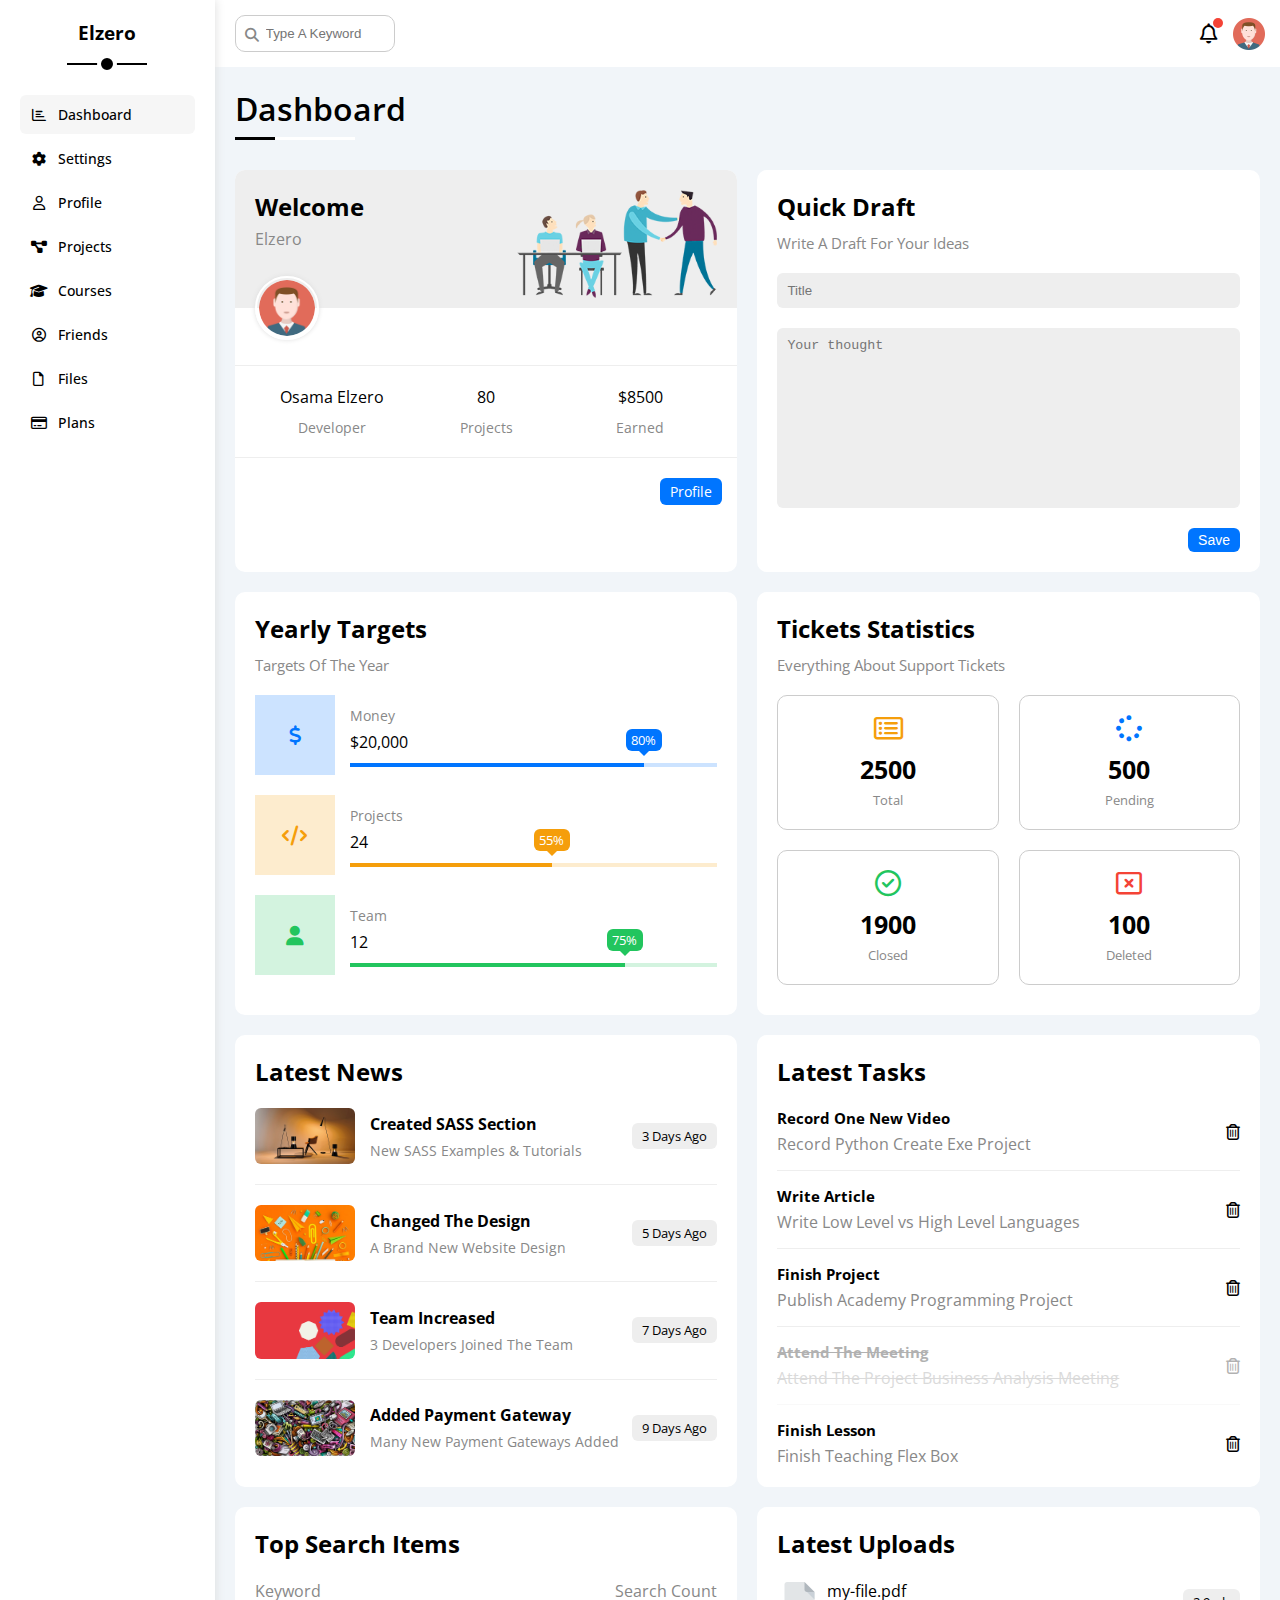
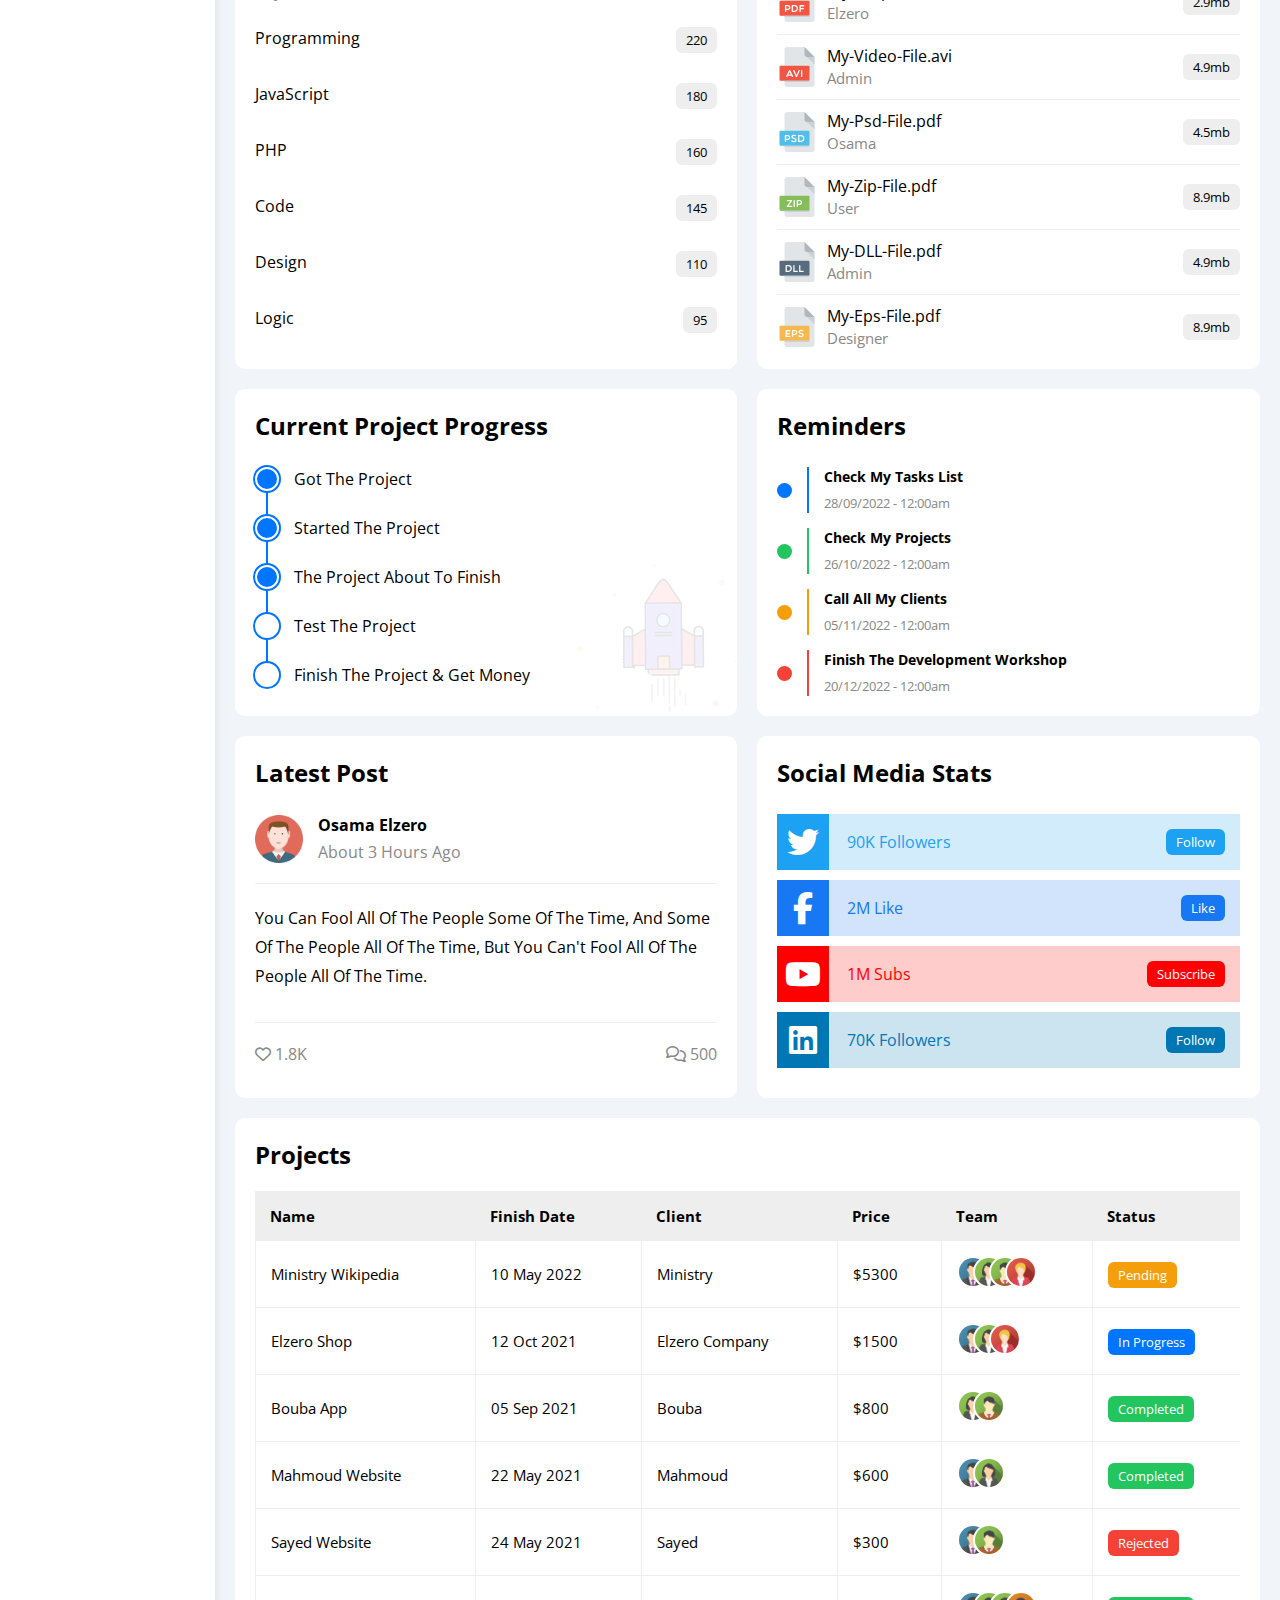
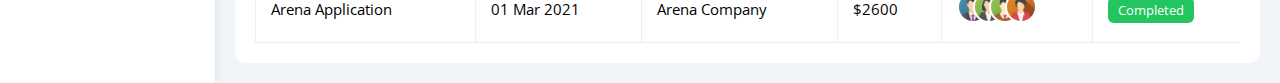
<file: index.html>
<!DOCTYPE html>
<html lang="en">

<head>
    <meta charset="UTF-8">
    <meta name="viewport" content="width=device-width, initial-scale=1.0">
    <title>Dashboard</title>
    <!-- Normalizer -->
    <!-- <link rel="stylesheet" href="css/normalize.css"> -->
    <!-- Font Awesome -->
    <link rel="stylesheet" href="css/all.min.css">
    <link rel="stylesheet" href="css/framework.css">
    <link rel="stylesheet" href="css/master.css">
    <!-- Google fonts -->
    <link rel="preconnect" href="https://fonts.googleapis.com">
    <link rel="preconnect" href="https://fonts.gstatic.com" crossorigin>
    <link href="https://fonts.googleapis.com/css2?family=Open+Sans:ital,wght@0,300..800;1,300..800&display=swap"
        rel="stylesheet">
</head>

<body>
    <div class="page d-flex">
        <!-- Start Sidebar -->
        <div class="sidebar bg-white p-20 p-relative">
            <h3 class="p-relative txt-c mt-0">Elzero</h3>
            <ul>
                <li>
                    <a class="active d-flex align-center fs-14 c-black rad-6 p-10" href="index.html">
                        <i class="fa-regular fa-chart-bar fa-fw"></i>
                        <span>Dashboard</span>
                    </a>
                </li>
                <li>
                    <a class="d-flex align-center fs-14 c-black rad-6 p-10" href="settings.html">
                        <i class="fa-solid fa-gear fa-fw"></i>
                        <span>Settings</span>
                    </a>
                </li>
                <li>
                    <a class="d-flex align-center fs-14 c-black rad-6 p-10" href="profile.html">
                        <i class="fa-regular fa-user fa-fw"></i>
                        <span>Profile</span>
                    </a>
                </li>
                <li>
                    <a class="d-flex align-center fs-14 c-black rad-6 p-10" href="projects.html">
                        <i class="fa-solid fa-diagram-project fa-fw"></i>
                        <span>Projects</span>
                    </a>
                </li>
                <li>
                    <a class="d-flex align-center fs-14 c-black rad-6 p-10" href="courses.html">
                        <i class="fa-solid fa-graduation-cap fa-fw"></i>
                        <span>Courses</span>
                    </a>
                </li>
                <li>
                    <a class="d-flex align-center fs-14 c-black rad-6 p-10" href="friends.html">
                        <i class="fa-regular fa-circle-user fa-fw"></i>
                        <span>Friends</span>
                    </a>
                </li>
                <li>
                    <a class="d-flex align-center fs-14 c-black rad-6 p-10" href="files.html">
                        <i class="fa-regular fa-file fa-fw"></i>
                        <span>Files</span>
                    </a>
                </li>
                <li>
                    <a class="d-flex align-center fs-14 c-black rad-6 p-10" href="plans.html">
                        <i class="fa-regular fa-credit-card fa-fw"></i>
                        <span>Plans</span>
                    </a>
                </li>
            </ul>
        </div>
        <!-- End Sidebar -->
        <div class="content w-full of-hidden">
            <!-- Start content Headder -->
            <div class="head bg-white p-15 between-flex">
                <div class="search p-relative">
                    <input class="p-10 b-ccc rad-10" type="search" placeholder="Type A Keyword">
                </div>
                <div class="icons d-flex align-center">
                    <span class="notification p-relative">
                        <i class="fa-regular fa-bell fa-lg"></i>
                    </span>
                    <img src="imgs/avatar.png" alt="avatar image">
                </div>
            </div>
            <!-- End content Headder -->
            <!-- page title -->
            <h1 class="p-relative">Dashboard</h1>
            <!-- Start content wrapper -->
            <div class="wrapper d-grid gap-20 mr-20 ml-20 mb-20">
                <!-- Start Welcome Widget -->
                <div class="welcome bg-white rad-10 txt-c-mobile block-mobile of-hidden">
                    <div class="intro p-20 d-flex space-between bg-eee">
                        <div>
                            <h2 class="m-0">Welcome</h2>
                            <p class="c-grey mt-5">Elzero</p>
                        </div>
                        <img src="imgs/welcome.png" alt="Welcome image" class="hide-mobile">
                    </div>
                    <img src="imgs/avatar.png" alt="avatar image" class="avatar">
                    <div class="body txt-c d-flex p-20 mt-20 mb-20 block-mobile">
                        <div>Osama Elzero<span class="d-block c-grey fs-14 mt-10">Developer</span></div>
                        <div>80<span class="d-block c-grey fs-14 mt-10">Projects</span></div>
                        <div>$8500<span class="d-block c-grey fs-14 mt-10">Earned</span></div>
                    </div>
                    <a href="profile.html" class="visit d-block fs-14 bg-blue c-white w-fit btn-shape">Profile</a>
                </div>
                <!-- End Welcome Widget -->
                <!-- Start Quick Draft Widget -->
                <div class="quick-draft p-20 bg-white rad-10">
                    <h2 class="mt-0 mb-10">Quick Draft</h2>
                    <p class="mt-0 mb-20 c-grey fs-15">Write A Draft For Your Ideas</p>
                    <form>
                        <input class="d-block mb-20 w-full p-10 b-none bg-eee rad-6" type="text" placeholder="Title">
                        <textarea class="d-block mb-20 w-full p-10 b-none bg-eee rad-6"
                            placeholder="Your thought"></textarea>
                        <input class="save d-block fs-14 bg-blue c-white b-none w-fit btn-shape" type="submit"
                            value="Save">
                    </form>
                </div>
                <!-- End Quick Draft Widget -->
                <!-- Start Targets Widget -->
                <div class="targets p-20 bg-white rad-10">
                    <h2 class="mt-0 mb-10">Yearly Targets</h2>
                    <p class="mt-0 mb-20 c-grey fs-15">Targets Of The Year</p>
                    <!-- 1st Target -->
                    <div class="target-row money mb-20 d-flex align-center">
                        <div class="icon center-flex">
                            <i class="fa-solid fa-dollar-sign fa-lg c-blue"></i>
                        </div>
                        <div class="details">
                            <span class="fs-14 c-grey">Money</span>
                            <span class="d-block mt-5 mb-10">$20,000</span>
                            <div class="progress p-relative">
                                <span class="bg-blue money" style="width: 80%;">
                                    <span class="bg-blue">80%</span>
                                </span>
                            </div>
                        </div>
                    </div>
                    <!-- 2nd Target -->
                    <div class="target-row projects mb-20 d-flex align-center">
                        <div class="icon center-flex">
                            <i class="fa-solid fa-code fa-lg c-orange"></i>
                        </div>
                        <div class="details">
                            <span class="fs-14 c-grey">Projects</span>
                            <span class="d-block mt-5 mb-10">24</span>
                            <div class="progress p-relative">
                                <span class="bg-orange projects" style="width: 55%;">
                                    <span class="bg-orange">55%</span>
                                </span>
                            </div>
                        </div>
                    </div>
                    <!-- 3rd Target -->
                    <div class="target-row team mb-20 d-flex align-center">
                        <div class="icon center-flex">
                            <i class="fa-solid fa-user fa-lg c-green"></i>
                        </div>
                        <div class="details">
                            <span class="fs-14 c-grey">Team</span>
                            <span class="d-block mt-5 mb-10">12</span>
                            <div class="progress p-relative">
                                <span class="bg-green team" style="width: 75%;">
                                    <span class="bg-green">75%</span>
                                </span>
                            </div>
                        </div>
                    </div>
                </div>
                <!-- End Targets Widget -->
                <!-- Start Ticket Widget -->
                <div class="tickets p-20 bg-white rad-10">
                    <h2 class="mt-0 mb-10">Tickets Statistics</h2>
                    <p class="mt-0 mb-20 c-grey fs-15">Everything About Support Tickets</p>
                    <div class="d-flex txt-c gap-20 f-wrap">
                        <!-- 1st box -->
                        <div class="box p-20 rad-10 fs-13 c-grey b-ccc">
                            <i class="fa-regular fa-rectangle-list fa-2x mb-10 c-orange"></i>
                            <span class="d-block c-black fw-bold fs-25 mb-5">2500</span>
                            Total
                        </div>
                        <!-- 2nd box -->
                        <div class="box p-20 rad-10 fs-13 c-grey b-ccc">
                            <i class="fa-solid fa-spinner fa-2x mb-10 c-blue"></i>
                            <span class="d-block c-black fw-bold fs-25 mb-5">500</span>
                            Pending
                        </div>
                        <!-- 3rd box -->
                        <div class="box p-20 rad-10 fs-13 c-grey b-ccc">
                            <i class="fa-regular fa-circle-check fa-2x mb-10 c-green"></i>
                            <span class="d-block c-black fw-bold fs-25 mb-5">1900</span>
                            Closed
                        </div>
                        <!-- 4th box -->
                        <div class="box p-20 rad-10 fs-13 c-grey b-ccc">
                            <i class="fa-regular fa-rectangle-xmark fa-2x mb-10 c-red"></i>
                            <span class="d-block c-black fw-bold fs-25 mb-5">100</span>
                            Deleted
                        </div>
                    </div>
                </div>
                <!-- End Ticket Widget -->
                <!-- Start Latest News Widget -->
                <div class="latest-news p-20 bg-white rad-10 txt-c-mobile">
                    <h2 class="mt-0 mb-20">Latest News</h2>
                    <!-- 1st News -->
                    <div class="news-row d-flex align-center block-mobile">
                        <img class="rad-6 mr-15 w-100" src="imgs/news-01.png" alt="News Image">
                        <div class="info">
                            <h3>Created SASS Section</h3>
                            <p class="m-0 fs-14 c-grey">New SASS Examples & Tutorials</p>
                        </div>
                        <div class="btn-shape bg-eee fs-13 label">3 Days Ago</div>
                    </div>
                    <!-- 2nd News -->
                    <div class="news-row d-flex align-center block-mobile">
                        <img class="rad-6 mr-15 w-100" src="imgs/news-02.png" alt="News Image">
                        <div class="info">
                            <h3>Changed The Design</h3>
                            <p class="m-0 fs-14 c-grey">A Brand New Website Design</p>
                        </div>
                        <div class="btn-shape bg-eee fs-13 label">5 Days Ago</div>
                    </div>
                    <!-- 3rd News -->
                    <div class="news-row d-flex align-center block-mobile">
                        <img class="rad-6 mr-15 w-100" src="imgs/news-03.png" alt="News Image">
                        <div class="info">
                            <h3>Team Increased</h3>
                            <p class="m-0 fs-14 c-grey">3 Developers Joined The Team</p>
                        </div>
                        <div class="btn-shape bg-eee fs-13 label">7 Days Ago</div>
                    </div>
                    <!-- 4th News -->
                    <div class="news-row d-flex align-center block-mobile">
                        <img class="rad-6 mr-15 w-100" src="imgs/news-04.png" alt="News Image">
                        <div class="info">
                            <h3>Added Payment Gateway</h3>
                            <p class="m-0 fs-14 c-grey">Many New Payment Gateways Added</p>
                        </div>
                        <div class="btn-shape bg-eee fs-13 label">9 Days Ago</div>
                    </div>
                </div>
                <!-- End Latest News Widget -->
                <!-- Start Tasks Widget -->
                <div class="tasks p-20 bg-white rad-10">
                    <h2 class="mt-0 mb-20">Latest Tasks</h2>
                    <!-- 1st Task -->
                    <div class="task-row between-flex">
                        <div class="info">
                            <h3 class="mt-0 mb-5 fs-15">Record One New Video</h3>
                            <p class="m-0 c-grey">Record Python Create Exe Project</p>
                        </div>
                        <i class="fa-regular fa-trash-can delete"></i>
                    </div>
                    <!-- 2nd Task -->
                    <div class="task-row between-flex">
                        <div class="info">
                            <h3 class="mt-0 mb-5 fs-15">Write Article</h3>
                            <p class="m-0 c-grey">Write Low Level vs High Level Languages</p>
                        </div>
                        <i class="fa-regular fa-trash-can delete"></i>
                    </div>
                    <!-- 3rd Task -->
                    <div class="task-row between-flex">
                        <div class="info">
                            <h3 class="mt-0 mb-5 fs-15">Finish Project</h3>
                            <p class="m-0 c-grey">Publish Academy Programming Project</p>
                        </div>
                        <i class="fa-regular fa-trash-can delete"></i>
                    </div>
                    <!-- 4th Task -->
                    <div class="task-row between-flex done">
                        <div class="info">
                            <h3 class="mt-0 mb-5 fs-15">Attend The Meeting</h3>
                            <p class="m-0 c-grey">Attend The Project Business Analysis Meeting</p>
                        </div>
                        <i class="fa-regular fa-trash-can delete"></i>
                    </div>
                    <!-- 5th Task -->
                    <div class="task-row between-flex">
                        <div class="info">
                            <h3 class="mt-0 mb-5 fs-15">Finish Lesson</h3>
                            <p class="m-0 c-grey">Finish Teaching Flex Box</p>
                        </div>
                        <i class="fa-regular fa-trash-can delete"></i>
                    </div>
                </div>
                <!-- End Tasks Widget -->
                <!-- Start Top Search Word Widget -->
                <div class="search-items p-20 bg-white rad-10">
                    <h2 class="mt-0 mb-20">Top Search Items</h2>
                    <div class="items-head d-flex space-between c-grey mb-10">
                        <span>Keyword</span>
                        <span>Search Count</span>
                    </div>
                    <div class="item d-flex space-between pt-15 pb-15">
                        <span>Programming</span>
                        <span class="bg-eee fs-13 btn-shape">220</span>
                    </div>
                    <div class="item d-flex space-between pt-15 pb-15">
                        <span>JavaScript</span>
                        <span class="bg-eee fs-13 btn-shape">180</span>
                    </div>
                    <div class="item d-flex space-between pt-15 pb-15">
                        <span>PHP</span>
                        <span class="bg-eee fs-13 btn-shape">160</span>
                    </div>
                    <div class="item d-flex space-between pt-15 pb-15">
                        <span>Code</span>
                        <span class="bg-eee fs-13 btn-shape">145</span>
                    </div>
                    <div class="item d-flex space-between pt-15 pb-15">
                        <span>Design</span>
                        <span class="bg-eee fs-13 btn-shape">110</span>
                    </div>
                    <div class="item d-flex space-between pt-15 pb-15">
                        <span>Logic</span>
                        <span class="bg-eee fs-13 btn-shape">95</span>
                    </div>
                </div>
                <!-- End Top Search Word Widget -->
                <!-- Start Latest Uploads Widget -->
                <div class="latest-uploads p-20 bg-white rad-10">
                    <h2 class="mt-0 mb-20">Latest Uploads</h2>
                    <ul class="m-0">
                        <li class="between-flex pb-10 mb-10">
                            <div class="d-flex align-center">
                                <img class="mr-10" src="imgs/pdf.svg" alt="pdf svg">
                                <div class="a">
                                    <span class="d-block">my-file.pdf</span>
                                    <span class="fs-15 c-grey">Elzero</span>
                                </div>
                            </div>
                            <div class="bg-eee btn-shape fs-13">2.9mb</div>
                        </li>
                        <li class="between-flex pb-10 mb-10">
                            <div class="d-flex align-center">
                                <img class="mr-10" src="imgs/avi.svg" alt="avi svg">
                                <div>
                                    <span class="d-block">My-Video-File.avi</span>
                                    <span class="fs-15 c-grey">Admin</span>
                                </div>
                            </div>
                            <div class="bg-eee btn-shape fs-13">4.9mb</div>
                        </li>
                        <li class="between-flex pb-10 mb-10">
                            <div class="d-flex align-center">
                                <img class="mr-10" src="imgs/psd.svg" alt="psd svg">
                                <div>
                                    <span class="d-block">My-Psd-File.pdf</span>
                                    <span class="fs-15 c-grey">Osama</span>
                                </div>
                            </div>
                            <div class="bg-eee btn-shape fs-13">4.5mb</div>
                        </li>
                        <li class="between-flex pb-10 mb-10">
                            <div class="d-flex align-center">
                                <img class="mr-10" src="imgs/zip.svg" alt="zip svg">
                                <div>
                                    <span class="d-block">My-Zip-File.pdf</span>
                                    <span class="fs-15 c-grey">User</span>
                                </div>
                            </div>
                            <div class="bg-eee btn-shape fs-13">8.9mb</div>
                        </li>
                        <li class="between-flex pb-10 mb-10">
                            <div class="d-flex align-center">
                                <img class="mr-10" src="imgs/dll.svg" alt="dll svg">
                                <div>
                                    <span class="d-block">My-DLL-File.pdf</span>
                                    <span class="fs-15 c-grey">Admin</span>
                                </div>
                            </div>
                            <div class="bg-eee btn-shape fs-13">4.9mb</div>
                        </li>
                        <li class="between-flex">
                            <div class="d-flex align-center">
                                <img class="mr-10" src="imgs/eps.svg" alt="eps svg">
                                <div>
                                    <span class="d-block">My-Eps-File.pdf</span>
                                    <span class="fs-15 c-grey">Designer</span>
                                </div>
                            </div>
                            <div class="bg-eee btn-shape fs-13">8.9mb</div>
                        </li>
                    </ul>
                </div>
                <!-- End Latest Uploads Widget -->
                <!-- Start Current Project Progress Widget -->
                <div class="current-project p-20 bg-white rad-10 p-relative">
                    <h2 class="mt-0 mb-20">Current Project Progress</h2>
                    <ul class="m-0 p-relative">
                        <li class="mt-25 d-flex align-center done">Got The Project</li>
                        <li class="mt-25 d-flex align-center done">Started The Project</li>
                        <li class="mt-25 d-flex align-center done">The Project About To Finish</li>
                        <li class="mt-25 d-flex align-center current">Test The Project</li>
                        <li class="mt-25 d-flex align-center">Finish The Project & Get Money</li>
                    </ul>
                    <img class="launch-icon hide-mobile" src="imgs/project.png" alt="rocket icon">
                </div>
                <!-- End Current Project Progress Widget -->
                <!-- Start Reminders Widget -->
                <div class="reminders p-20 bg-white rad-10 p-relative">
                    <h2 class="mt-0 mb-25">Reminders</h2>
                    <ul class="m-0">
                        <li class="d-flex align-center mt-15">
                            <span class="key bg-blue mr-15 d-block rad-half"></span>
                            <div class="pl-15 blue">
                                <p class="fs-14 fw-bold mt-0 mb-5">Check My Tasks List</p>
                                <span class="fs-13 c-grey">28/09/2022 - 12:00am</span>
                            </div>
                        </li>
                        <li class="d-flex align-center mt-15">
                            <span class="key bg-green mr-15 d-block rad-half"></span>
                            <div class="pl-15 green">
                                <p class="fs-14 fw-bold mt-0 mb-5">Check My Projects</p>
                                <span class="fs-13 c-grey">26/10/2022 - 12:00am</span>
                            </div>
                        </li>
                        <li class="d-flex align-center mt-15">
                            <span class="key bg-orange mr-15 d-block rad-half"></span>
                            <div class="pl-15 orange">
                                <p class="fs-14 fw-bold mt-0 mb-5">Call All My Clients</p>
                                <span class="fs-13 c-grey">05/11/2022 - 12:00am</span>
                            </div>
                        </li>
                        <li class="d-flex align-center mt-15">
                            <span class="key bg-red mr-15 d-block rad-half"></span>
                            <div class="pl-15 red">
                                <p class="fs-14 fw-bold mt-0 mb-5">Finish The Development Workshop</p>
                                <span class="fs-13 c-grey">20/12/2022 - 12:00am</span>
                            </div>
                        </li>
                    </ul>
                </div>
                <!-- End Reminders Widget -->
                <!-- Start Latest Post Widget -->
                <div class="latest-post p-20 bg-white rad-10 p-relative">
                    <h2 class="mt-0 mb-25">Latest Post</h2>
                    <div class="top d-flex align-center">
                        <img class="avatar mr-15" src="imgs/avatar.png" alt="avatar icon">
                        <div class="info">
                            <span class="d-block mb-5 fw-bold">Osama Elzero</span>
                            <span class="c-grey">About 3 Hours Ago</span>
                        </div>
                    </div>
                    <div class="post-content txt-c-mobile pt-20 pb-20 mt-20 mb-20">
                        You can fool all of the people some of the time, and some of the people all of the time, but you
                        can't fool all of the people all of the time.
                    </div>
                    <div class="post-stats between-flex c-grey">
                        <div>
                            <i class="fa-regular fa-heart"></i>
                            <span>1.8K</span>
                        </div>
                        <div>
                            <i class="fa-regular fa-comments"></i>
                            <span>500</span>
                        </div>
                    </div>
                </div>
                <!-- End Latest Post Widget -->
                <!-- Start Social Media Widget -->
                <div class="social-media p-20 bg-white rad-10 p-relative">
                    <h2 class="mt-0 mb-25">Social Media Stats</h2>
                    <div class="box twitter p-15 p-relative mb-10 between-flex">
                        <i class="fa-brands fa-twitter fa-2x c-white h-full center-flex"></i>
                        <span>90K Followers</span>
                        <a class="fs-13 c-white btn-shape" href="#">Follow</a>
                    </div>
                    <div class="box facebook p-15 p-relative mb-10 between-flex">
                        <i class="fa-brands fa-facebook-f fa-2x c-white h-full center-flex"></i>
                        <span>2M Like</span>
                        <a class="fs-13 c-white btn-shape" href="#">Like</a>
                    </div>
                    <div class="box youtube p-15 p-relative mb-10 between-flex">
                        <i class="fa-brands fa-youtube fa-2x c-white h-full center-flex"></i>
                        <span>1M Subs</span>
                        <a class="fs-13 c-white btn-shape" href="#">Subscribe</a>
                    </div>
                    <div class="box linkedin p-15 p-relative mb-10 between-flex">
                        <i class="fa-brands fa-linkedin fa-2x c-white h-full center-flex"></i>
                        <span>70K Followers</span>
                        <a class="fs-13 c-white btn-shape" href="#">Follow</a>
                    </div>
                </div>
                <!-- End Social Media Widget -->
            </div>
            <!-- End content wrapper -->
            <!-- Start Projects Table -->
            <div class="projects p-20 bg-white rad-10 m-20">
                <h2 class="mt-0 mb-20">Projects</h2>
                <div class="responsive-table">
                    <table class="fs-15 w-full">
                        <thead>
                            <tr>
                                <td>Name</td>
                                <td>Finish Date</td>
                                <td>Client</td>
                                <td>Price</td>
                                <td>Team</td>
                                <td>Status</td>
                            </tr>
                        </thead>
                        <tbody>
                            <tr>
                                <td>Ministry Wikipedia</td>
                                <td>10 May 2022</td>
                                <td>Ministry</td>
                                <td>$5300</td>
                                <td>
                                    <img src="imgs/team-01.png" alt="team member avatar icon">
                                    <img src="imgs/team-02.png" alt="team member avatar icon">
                                    <img src="imgs/team-03.png" alt="team member avatar icon">
                                    <img src="imgs/team-05.png" alt="team member avatar icon">
                                </td>
                                <td>
                                    <span class="label bg-orange c-white btn-shape">Pending</span>
                                </td>
                            </tr>
                            <tr>
                                <td>Elzero Shop</td>
                                <td>12 Oct 2021</td>
                                <td>Elzero Company</td>
                                <td>$1500</td>
                                <td>
                                    <img src="imgs/team-01.png" alt="team member avatar icon">
                                    <img src="imgs/team-02.png" alt="team member avatar icon">
                                    <img src="imgs/team-05.png" alt="team member avatar icon">
                                </td>
                                <td>
                                    <span class="label bg-blue c-white btn-shape">In Progress</span>
                                </td>
                            </tr>
                            <tr>
                                <td>Bouba App</td>
                                <td>05 Sep 2021</td>
                                <td>Bouba</td>
                                <td>$800</td>
                                <td>
                                    <img src="imgs/team-02.png" alt="team member avatar icon">
                                    <img src="imgs/team-03.png" alt="team member avatar icon">
                                </td>
                                <td>
                                    <span class="label bg-green c-white btn-shape">Completed</span>
                                </td>
                            </tr>
                            <tr>
                                <td>Mahmoud Website</td>
                                <td>22 May 2021</td>
                                <td>Mahmoud</td>
                                <td>$600</td>
                                <td>
                                    <img src="imgs/team-01.png" alt="team member avatar icon">
                                    <img src="imgs/team-02.png" alt="team member avatar icon">
                                </td>
                                <td>
                                    <span class="label bg-green c-white btn-shape">Completed</span>
                                </td>
                            </tr>
                            <tr>
                                <td>Sayed Website</td>
                                <td>24 May 2021</td>
                                <td>Sayed</td>
                                <td>$300</td>
                                <td>
                                    <img src="imgs/team-01.png" alt="team member avatar icon">
                                    <img src="imgs/team-03.png" alt="team member avatar icon">
                                </td>
                                <td>
                                    <span class="label bg-red c-white btn-shape">Rejected</span>
                                </td>
                            </tr>
                            <tr>
                                <td>Arena Application</td>
                                <td>01 Mar 2021</td>
                                <td>Arena Company</td>
                                <td>$2600</td>
                                <td>
                                    <img src="imgs/team-01.png" alt="team member avatar icon">
                                    <img src="imgs/team-02.png" alt="team member avatar icon">
                                    <img src="imgs/team-03.png" alt="team member avatar icon">
                                    <img src="imgs/team-04.png" alt="team member avatar icon">
                                </td>
                                <td>
                                    <span class="label bg-green c-white btn-shape">Completed</span>
                                </td>
                            </tr>
                        </tbody>
                    </table>
                </div>
            </div>
            <!-- End Projects Table -->
        </div>
    </div>
</body>

</html>
</file>
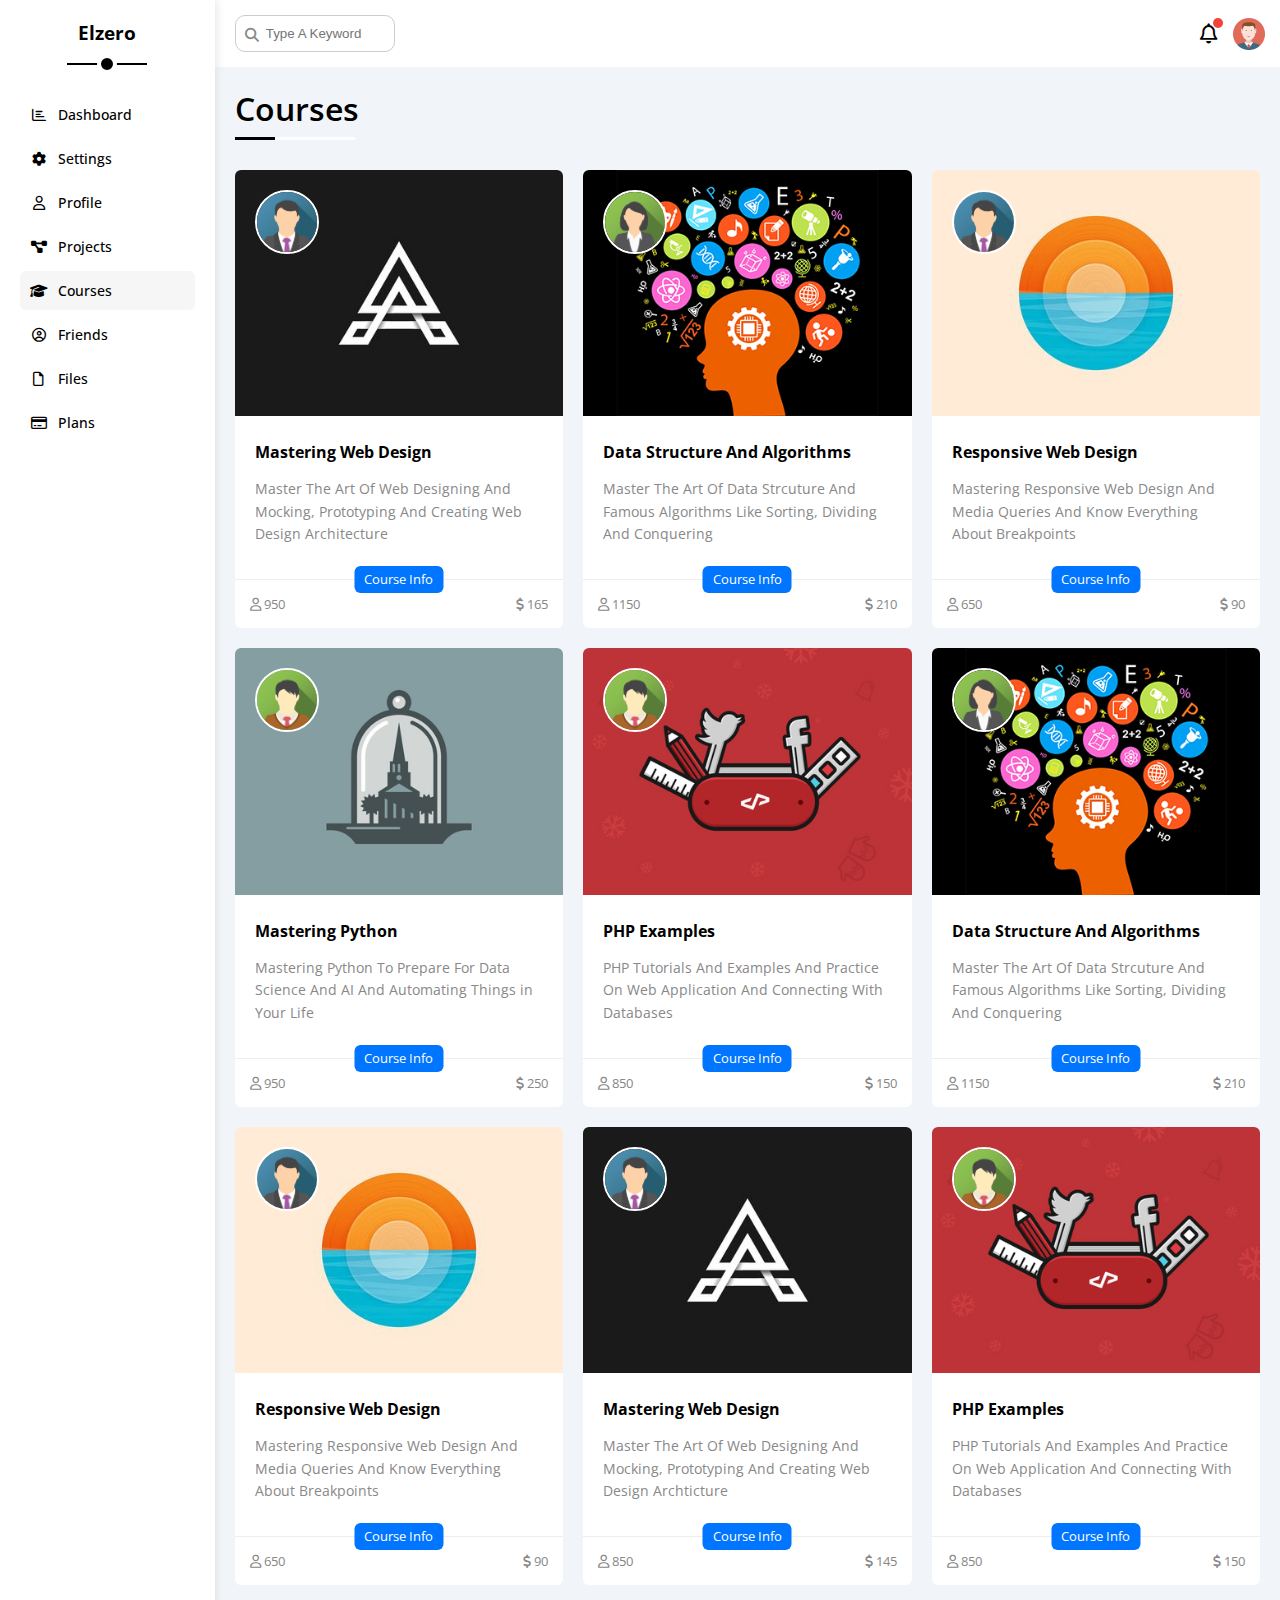
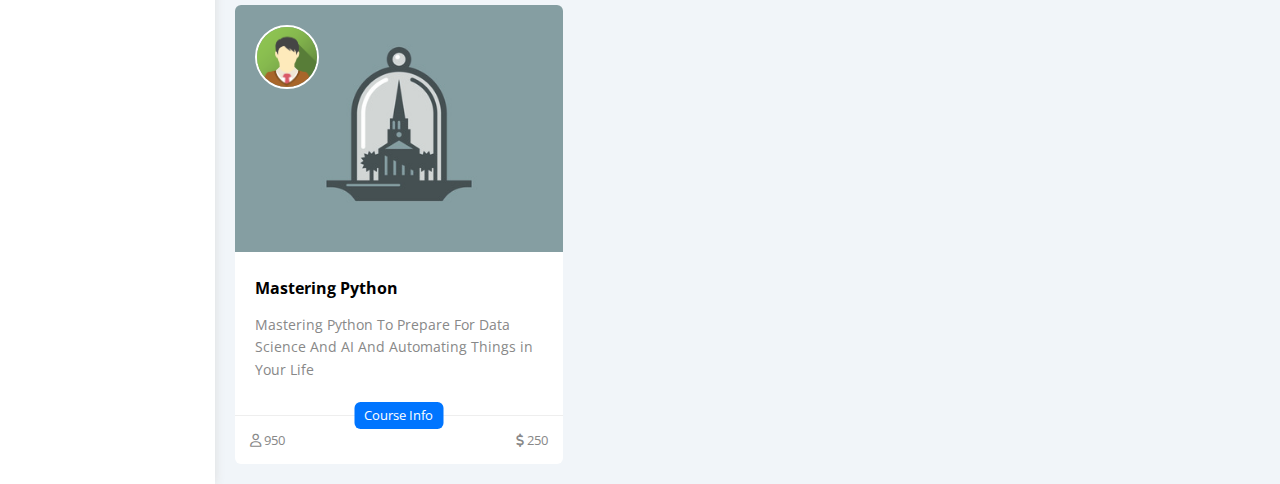
<file: courses.html>
<!DOCTYPE html>
<html lang="en">

<head>
    <meta charset="UTF-8">
    <meta name="viewport" content="width=device-width, initial-scale=1.0">
    <title>Courses</title>
    <!-- Normalizer -->
    <!-- <link rel="stylesheet" href="css/normalize.css"> -->
    <!-- Font Awesome -->
    <link rel="stylesheet" href="css/all.min.css">
    <link rel="stylesheet" href="css/framework.css">
    <link rel="stylesheet" href="css/master.css">
    <!-- Google fonts -->
    <link rel="preconnect" href="https://fonts.googleapis.com">
    <link rel="preconnect" href="https://fonts.gstatic.com" crossorigin>
    <link href="https://fonts.googleapis.com/css2?family=Open+Sans:ital,wght@0,300..800;1,300..800&display=swap"
        rel="stylesheet">
</head>

<body>
    <div class="page d-flex">
        <!-- Start Sidebar -->
        <div class="sidebar bg-white p-20 p-relative">
            <h3 class="p-relative txt-c mt-0">Elzero</h3>
            <ul>
                <li>
                    <a class="d-flex align-center fs-14 c-black rad-6 p-10" href="index.html">
                        <i class="fa-regular fa-chart-bar fa-fw"></i>
                        <span>Dashboard</span>
                    </a>
                </li>
                <li>
                    <a class="d-flex align-center fs-14 c-black rad-6 p-10" href="settings.html">
                        <i class="fa-solid fa-gear fa-fw"></i>
                        <span>Settings</span>
                    </a>
                </li>
                <li>
                    <a class="d-flex align-center fs-14 c-black rad-6 p-10" href="profile.html">
                        <i class="fa-regular fa-user fa-fw"></i>
                        <span>Profile</span>
                    </a>
                </li>
                <li>
                    <a class="d-flex align-center fs-14 c-black rad-6 p-10" href="projects.html">
                        <i class="fa-solid fa-diagram-project fa-fw"></i>
                        <span>Projects</span>
                    </a>
                </li>
                <li>
                    <a class="active d-flex align-center fs-14 c-black rad-6 p-10" href="courses.html">
                        <i class="fa-solid fa-graduation-cap fa-fw"></i>
                        <span>Courses</span>
                    </a>
                </li>
                <li>
                    <a class="d-flex align-center fs-14 c-black rad-6 p-10" href="friends.html">
                        <i class="fa-regular fa-circle-user fa-fw"></i>
                        <span>Friends</span>
                    </a>
                </li>
                <li>
                    <a class="d-flex align-center fs-14 c-black rad-6 p-10" href="files.html">
                        <i class="fa-regular fa-file fa-fw"></i>
                        <span>Files</span>
                    </a>
                </li>
                <li>
                    <a class="d-flex align-center fs-14 c-black rad-6 p-10" href="plans.html">
                        <i class="fa-regular fa-credit-card fa-fw"></i>
                        <span>Plans</span>
                    </a>
                </li>
            </ul>
        </div>
        <!-- End Sidebar -->
        <div class="content w-full of-hidden">
            <!-- Start content Headder -->
            <div class="head bg-white p-15 between-flex">
                <div class="search p-relative">
                    <input class="p-10 b-ccc rad-10" type="search" placeholder="Type A Keyword">
                </div>
                <div class="icons d-flex align-center">
                    <span class="notification p-relative">
                        <i class="fa-regular fa-bell fa-lg"></i>
                    </span>
                    <img src="imgs/avatar.png" alt="avatar image">
                </div>
            </div>
            <!-- End content Headder -->
            <!-- page title -->
            <h1 class="p-relative">Courses</h1>
            <div class="courses-page d-grid m-20 gap-20">
                <div class="course bg-white rad-6 p-relative">
                    <img class="cover" src="imgs/course-01.jpg" alt="course cover image">
                    <img class="instructor" src="imgs/team-01.png" alt="avatar image">
                    <div class="p-20">
                        <h4 class="m-0">Mastering Web Design</h4>
                        <p class="description c-grey mt-15 fs-14">Master The Art Of Web Designing And Mocking,
                            Prototyping And Creating Web Design Architecture</p>
                    </div>
                    <div class="info p-15 p-relative between-flex">
                        <span class="title bg-blue c-white btn-shape">Course Info</span>
                        <span class="c-grey">
                            <i class="fa-regular fa-user"></i>
                            950
                        </span>
                        <span class="c-grey">
                            <i class="fa-solid fa-dollar-sign"></i>
                            165
                        </span>
                    </div>
                </div>
                <div class="course bg-white rad-6 p-relative">
                    <img class="cover" src="imgs/course-02.jpg" alt="" />
                    <img class="instructor" src="imgs/team-02.png" alt="" />
                    <div class="p-20">
                        <h4 class="m-0">Data Structure And Algorithms</h4>
                        <p class="description c-grey mt-15 fs-14">
                            Master The Art Of Data Strcuture And Famous Algorithms Like Sorting, Dividing And Conquering
                        </p>
                    </div>
                    <div class="info p-15 p-relative between-flex">
                        <span class="title bg-blue c-white btn-shape">Course Info</span>
                        <span class="c-grey"> <i class="fa-regular fa-user"></i> 1150</span>
                        <span class="c-grey"><i class="fa-solid fa-dollar-sign"></i> 210</span>
                    </div>
                </div>
                <div class="course bg-white rad-6 p-relative">
                    <img class="cover" src="imgs/course-03.jpg" alt="" />
                    <img class="instructor" src="imgs/team-01.png" alt="" />
                    <div class="p-20">
                        <h4 class="m-0">Responsive Web Design</h4>
                        <p class="description c-grey mt-15 fs-14">
                            Mastering Responsive Web Design And Media Queries And Know Everything About Breakpoints
                        </p>
                    </div>
                    <div class="info p-15 p-relative between-flex">
                        <span class="title bg-blue c-white btn-shape">Course Info</span>
                        <span class="c-grey"> <i class="fa-regular fa-user"></i> 650</span>
                        <span class="c-grey"><i class="fa-solid fa-dollar-sign"></i> 90</span>
                    </div>
                </div>
                <div class="course bg-white rad-6 p-relative">
                    <img class="cover" src="imgs/course-04.jpg" alt="" />
                    <img class="instructor" src="imgs/team-03.png" alt="" />
                    <div class="p-20">
                        <h4 class="m-0">Mastering Python</h4>
                        <p class="description c-grey mt-15 fs-14">
                            Mastering Python To Prepare For Data Science And AI And Automating Things in Your Life
                        </p>
                    </div>
                    <div class="info p-15 p-relative between-flex">
                        <span class="title bg-blue c-white btn-shape">Course Info</span>
                        <span class="c-grey"> <i class="fa-regular fa-user"></i> 950</span>
                        <span class="c-grey"><i class="fa-solid fa-dollar-sign"></i> 250</span>
                    </div>
                </div>
                <div class="course bg-white rad-6 p-relative">
                    <img class="cover" src="imgs/course-05.jpg" alt="" />
                    <img class="instructor" src="imgs/team-03.png" alt="" />
                    <div class="p-20">
                        <h4 class="m-0">PHP Examples</h4>
                        <p class="description c-grey mt-15 fs-14">
                            PHP Tutorials And Examples And Practice On Web Application And Connecting With Databases
                        </p>
                    </div>
                    <div class="info p-15 p-relative between-flex">
                        <span class="title bg-blue c-white btn-shape">Course Info</span>
                        <span class="c-grey"> <i class="fa-regular fa-user"></i> 850</span>
                        <span class="c-grey"><i class="fa-solid fa-dollar-sign"></i> 150</span>
                    </div>
                </div>
                <div class="course bg-white rad-6 p-relative">
                    <img class="cover" src="imgs/course-02.jpg" alt="" />
                    <img class="instructor" src="imgs/team-02.png" alt="" />
                    <div class="p-20">
                        <h4 class="m-0">Data Structure And Algorithms</h4>
                        <p class="description c-grey mt-15 fs-14">
                            Master The Art Of Data Strcuture And Famous Algorithms Like Sorting, Dividing And Conquering
                        </p>
                    </div>
                    <div class="info p-15 p-relative between-flex">
                        <span class="title bg-blue c-white btn-shape">Course Info</span>
                        <span class="c-grey"> <i class="fa-regular fa-user"></i> 1150</span>
                        <span class="c-grey"><i class="fa-solid fa-dollar-sign"></i> 210</span>
                    </div>
                </div>
                <div class="course bg-white rad-6 p-relative">
                    <img class="cover" src="imgs/course-03.jpg" alt="" />
                    <img class="instructor" src="imgs/team-01.png" alt="" />
                    <div class="p-20">
                        <h4 class="m-0">Responsive Web Design</h4>
                        <p class="description c-grey mt-15 fs-14">
                            Mastering Responsive Web Design And Media Queries And Know Everything About Breakpoints
                        </p>
                    </div>
                    <div class="info p-15 p-relative between-flex">
                        <span class="title bg-blue c-white btn-shape">Course Info</span>
                        <span class="c-grey"> <i class="fa-regular fa-user"></i> 650</span>
                        <span class="c-grey"><i class="fa-solid fa-dollar-sign"></i> 90</span>
                    </div>
                </div>
                <div class="course bg-white rad-6 p-relative">
                    <img class="cover" src="imgs/course-01.jpg" alt="" />
                    <img class="instructor" src="imgs/team-01.png" alt="" />
                    <div class="p-20">
                        <h4 class="m-0">Mastering Web Design</h4>
                        <p class="description c-grey mt-15 fs-14">
                            Master The Art Of Web Designing And Mocking, Prototyping And Creating Web Design Archticture
                        </p>
                    </div>
                    <div class="info p-15 p-relative between-flex">
                        <span class="title bg-blue c-white btn-shape">Course Info</span>
                        <span class="c-grey"> <i class="fa-regular fa-user"></i> 850</span>
                        <span class="c-grey"><i class="fa-solid fa-dollar-sign"></i> 145</span>
                    </div>
                </div>
                <div class="course bg-white rad-6 p-relative">
                    <img class="cover" src="imgs/course-05.jpg" alt="" />
                    <img class="instructor" src="imgs/team-03.png" alt="" />
                    <div class="p-20">
                        <h4 class="m-0">PHP Examples</h4>
                        <p class="description c-grey mt-15 fs-14">
                            PHP Tutorials And Examples And Practice On Web Application And Connecting With Databases
                        </p>
                    </div>
                    <div class="info p-15 p-relative between-flex">
                        <span class="title bg-blue c-white btn-shape">Course Info</span>
                        <span class="c-grey"> <i class="fa-regular fa-user"></i> 850</span>
                        <span class="c-grey"><i class="fa-solid fa-dollar-sign"></i> 150</span>
                    </div>
                </div>
                <div class="course bg-white rad-6 p-relative">
                    <img class="cover" src="imgs/course-04.jpg" alt="" />
                    <img class="instructor" src="imgs/team-03.png" alt="" />
                    <div class="p-20">
                        <h4 class="m-0">Mastering Python</h4>
                        <p class="description c-grey mt-15 fs-14">
                            Mastering Python To Prepare For Data Science And AI And Automating Things in Your Life
                        </p>
                    </div>
                    <div class="info p-15 p-relative between-flex">
                        <span class="title bg-blue c-white btn-shape">Course Info</span>
                        <span class="c-grey"> <i class="fa-regular fa-user"></i> 950</span>
                        <span class="c-grey"><i class="fa-solid fa-dollar-sign"></i> 250</span>
                    </div>
                </div>
            </div>
        </div>
    </div>
</body>

</html>
</file>
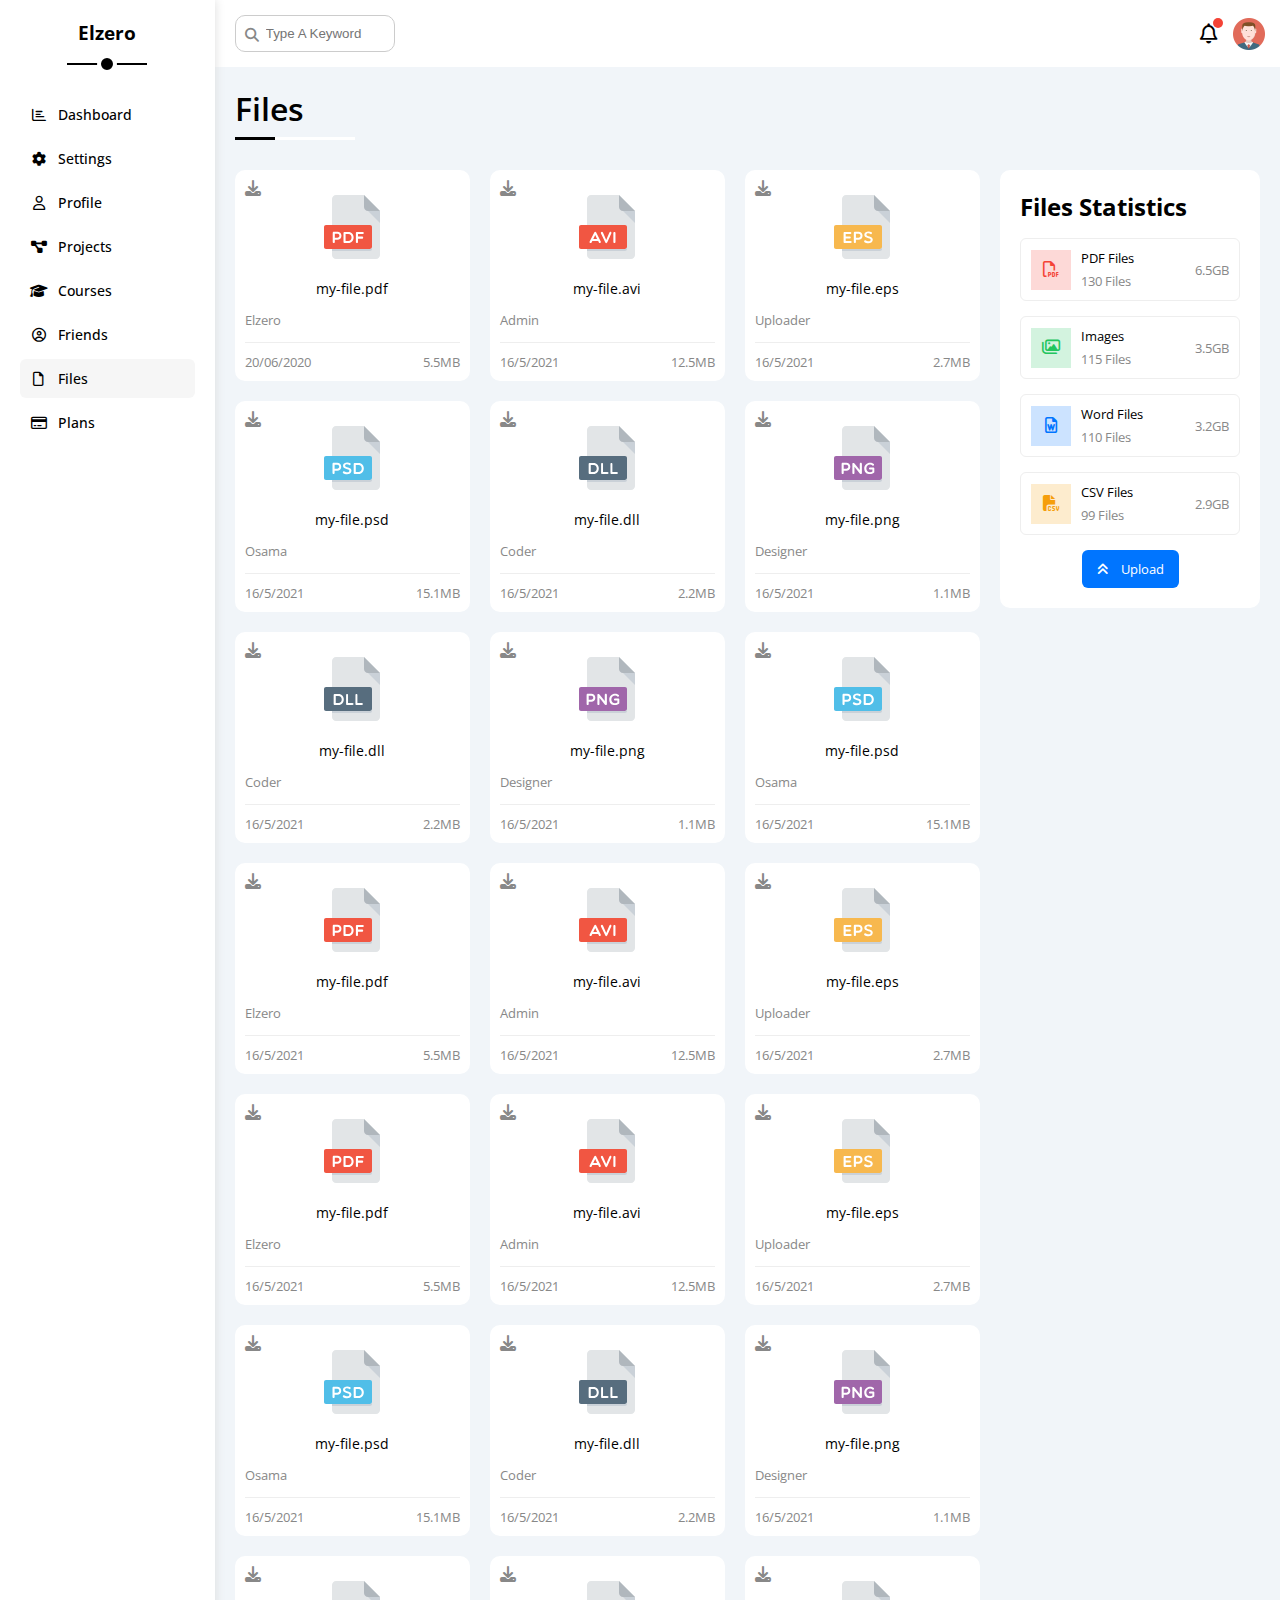
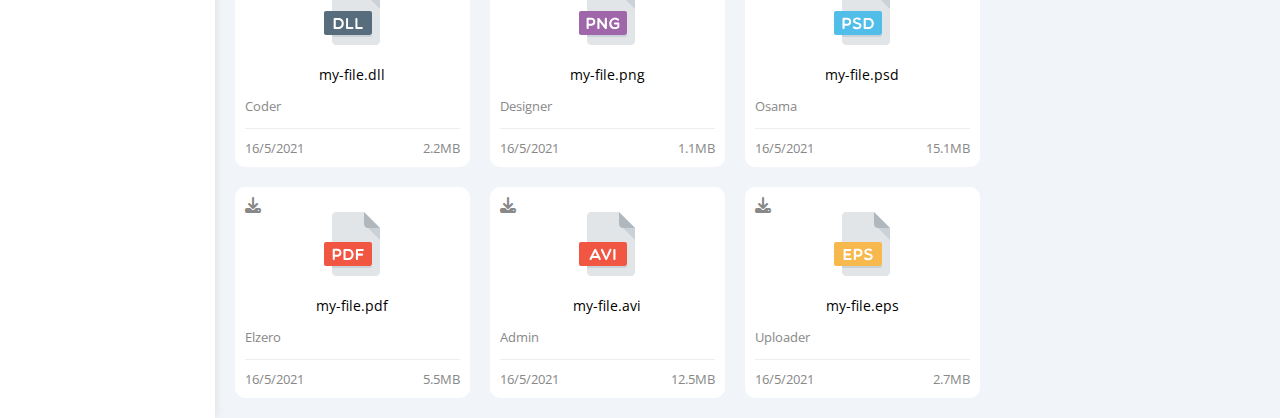
<file: files.html>
<!DOCTYPE html>
<html lang="en">

<head>
    <meta charset="UTF-8">
    <meta name="viewport" content="width=device-width, initial-scale=1.0">
    <title>Files</title>
    <!-- Normalizer -->
    <!-- <link rel="stylesheet" href="css/normalize.css"> -->
    <!-- Font Awesome -->
    <link rel="stylesheet" href="css/all.min.css">
    <link rel="stylesheet" href="css/framework.css">
    <link rel="stylesheet" href="css/master.css">
    <!-- Google fonts -->
    <link rel="preconnect" href="https://fonts.googleapis.com">
    <link rel="preconnect" href="https://fonts.gstatic.com" crossorigin>
    <link href="https://fonts.googleapis.com/css2?family=Open+Sans:ital,wght@0,300..800;1,300..800&display=swap"
        rel="stylesheet">
</head>

<body>
    <div class="page d-flex">
        <!-- Start Sidebar -->
        <div class="sidebar bg-white p-20 p-relative">
            <h3 class="p-relative txt-c mt-0">Elzero</h3>
            <ul>
                <li>
                    <a class="d-flex align-center fs-14 c-black rad-6 p-10" href="index.html">
                        <i class="fa-regular fa-chart-bar fa-fw"></i>
                        <span>Dashboard</span>
                    </a>
                </li>
                <li>
                    <a class="d-flex align-center fs-14 c-black rad-6 p-10" href="settings.html">
                        <i class="fa-solid fa-gear fa-fw"></i>
                        <span>Settings</span>
                    </a>
                </li>
                <li>
                    <a class="d-flex align-center fs-14 c-black rad-6 p-10" href="profile.html">
                        <i class="fa-regular fa-user fa-fw"></i>
                        <span>Profile</span>
                    </a>
                </li>
                <li>
                    <a class="d-flex align-center fs-14 c-black rad-6 p-10" href="projects.html">
                        <i class="fa-solid fa-diagram-project fa-fw"></i>
                        <span>Projects</span>
                    </a>
                </li>
                <li>
                    <a class="d-flex align-center fs-14 c-black rad-6 p-10" href="courses.html">
                        <i class="fa-solid fa-graduation-cap fa-fw"></i>
                        <span>Courses</span>
                    </a>
                </li>
                <li>
                    <a class="d-flex align-center fs-14 c-black rad-6 p-10" href="friends.html">
                        <i class="fa-regular fa-circle-user fa-fw"></i>
                        <span>Friends</span>
                    </a>
                </li>
                <li>
                    <a class="active d-flex align-center fs-14 c-black rad-6 p-10" href="files.html">
                        <i class="fa-regular fa-file fa-fw"></i>
                        <span>Files</span>
                    </a>
                </li>
                <li>
                    <a class="d-flex align-center fs-14 c-black rad-6 p-10" href="plans.html">
                        <i class="fa-regular fa-credit-card fa-fw"></i>
                        <span>Plans</span>
                    </a>
                </li>
            </ul>
        </div>
        <!-- End Sidebar -->
        <div class="content w-full of-hidden">
            <!-- Start content Headder -->
            <div class="head bg-white p-15 between-flex">
                <div class="search p-relative">
                    <input class="p-10 b-ccc rad-10" type="search" placeholder="Type A Keyword">
                </div>
                <div class="icons d-flex align-center">
                    <span class="notification p-relative">
                        <i class="fa-regular fa-bell fa-lg"></i>
                    </span>
                    <img src="imgs/avatar.png" alt="avatar image">
                </div>
            </div>
            <!-- End content Headder -->
            <!-- page title -->
            <h1 class="p-relative">Files</h1>
            <div class="files-page d-flex m-20 gap-20">
                <div class="files-stats bg-white rad-10 p-20">
                    <h2 class="mt-0 mb-15 txt-c-mobile">Files Statistics</h2>
                    <div class="d-flex align-center b-eee p-10 rad-6 mb-15 fs-13">
                        <i class="fa-regular fa-file-pdf fa-lg red center-flex c-red icon"></i>
                        <div class="info">
                            <span>PDF Files</span>
                            <span class="c-grey d-block mt-5">130 Files</span>
                        </div>
                        <div class="size c-grey">6.5GB</div>
                    </div>
                    <div class="d-flex align-center b-eee p-10 rad-6 mb-15 fs-13">
                        <i class="fa-regular fa-images fa-lg green center-flex c-green icon"></i>
                        <div class="info">
                            <span>Images</span>
                            <span class="c-grey d-block mt-5">115 Files</span>
                        </div>
                        <div class="size c-grey">3.5GB</div>
                    </div>
                    <div class="d-flex align-center b-eee p-10 rad-6 mb-15 fs-13">
                        <i class="fa-regular fa-file-word fa-lg blue center-flex c-blue icon"></i>
                        <div class="info">
                            <span>Word Files</span>
                            <span class="c-grey d-block mt-5">110 Files</span>
                        </div>
                        <div class="size c-grey">3.2GB</div>
                    </div>
                    <div class="d-flex align-center b-eee p-10 rad-6 mb-15 fs-13">
                        <i class="fa-solid fa-file-csv fa-lg orange center-flex c-orange icon"></i>
                        <div class="info">
                            <span>CSV Files</span>
                            <span class="c-grey d-block mt-5">99 Files</span>
                        </div>
                        <div class="size c-grey">2.9GB</div>
                    </div>
                    <a class="upload bg-blue c-white fs-13 rad-6 d-block w-fit " href="#">
                        <i class="fa-solid fa-angles-up mr-10"></i>
                        Upload
                    </a>
                </div>
                <div class="files-content d-grid gap-20">
                    <div class="file bg-white p-10 rad-10">
                        <i class="fa-solid fa-download c-grey p-absolute"></i>
                        <div class="icon txt-c">
                            <img class="mt-15 mb-15" src="imgs/pdf.svg" alt="pdf svg">
                        </div>
                        <div class="txt-c mb-10 fs-14">my-file.pdf</div>
                        <p class="c-grey fs-13">Elzero</p>
                        <div class="info between-flex mt-10 pt-10 fs-13 c-grey">
                            <span>20/06/2020</span>
                            <span>5.5MB</span>
                        </div>
                    </div>
                    <div class="file bg-white p-10 rad-10">
                        <i class="fa-solid fa-download c-grey p-absolute"></i>
                        <div class="icon txt-c">
                            <img class="mt-15 mb-15" src="imgs/avi.svg" alt="" />
                        </div>
                        <div class="txt-c mb-10 fs-14">my-file.avi</div>
                        <p class="c-grey fs-13">Admin</p>
                        <div class="info between-flex mt-10 pt-10 fs-13 c-grey">
                            <span>16/5/2021</span>
                            <span>12.5MB</span>
                        </div>
                    </div>
                    <div class="file bg-white p-10 rad-10">
                        <i class="fa-solid fa-download c-grey p-absolute"></i>
                        <div class="icon txt-c">
                            <img class="mt-15 mb-15" src="imgs/eps.svg" alt="" />
                        </div>
                        <div class="txt-c mb-10 fs-14">my-file.eps</div>
                        <p class="c-grey fs-13">Uploader</p>
                        <div class="info between-flex mt-10 pt-10 fs-13 c-grey">
                            <span>16/5/2021</span>
                            <span>2.7MB</span>
                        </div>
                    </div>
                    <div class="file bg-white p-10 rad-10">
                        <i class="fa-solid fa-download c-grey p-absolute"></i>
                        <div class="icon txt-c">
                            <img class="mt-15 mb-15" src="imgs/psd.svg" alt="" />
                        </div>
                        <div class="txt-c mb-10 fs-14">my-file.psd</div>
                        <p class="c-grey fs-13">Osama</p>
                        <div class="info between-flex mt-10 pt-10 fs-13 c-grey">
                            <span>16/5/2021</span>
                            <span>15.1MB</span>
                        </div>
                    </div>
                    <div class="file bg-white p-10 rad-10">
                        <i class="fa-solid fa-download c-grey p-absolute"></i>
                        <div class="icon txt-c">
                            <img class="mt-15 mb-15" src="imgs/dll.svg" alt="" />
                        </div>
                        <div class="txt-c mb-10 fs-14">my-file.dll</div>
                        <p class="c-grey fs-13">Coder</p>
                        <div class="info between-flex mt-10 pt-10 fs-13 c-grey">
                            <span>16/5/2021</span>
                            <span>2.2MB</span>
                        </div>
                    </div>
                    <div class="file bg-white p-10 rad-10">
                        <i class="fa-solid fa-download c-grey p-absolute"></i>
                        <div class="icon txt-c">
                            <img class="mt-15 mb-15" src="imgs/png.svg" alt="" />
                        </div>
                        <div class="txt-c mb-10 fs-14">my-file.png</div>
                        <p class="c-grey fs-13">Designer</p>
                        <div class="info between-flex mt-10 pt-10 fs-13 c-grey">
                            <span>16/5/2021</span>
                            <span>1.1MB</span>
                        </div>
                    </div>
                    <div class="file bg-white p-10 rad-10">
                        <i class="fa-solid fa-download c-grey p-absolute"></i>
                        <div class="icon txt-c">
                            <img class="mt-15 mb-15" src="imgs/dll.svg" alt="" />
                        </div>
                        <div class="txt-c mb-10 fs-14">my-file.dll</div>
                        <p class="c-grey fs-13">Coder</p>
                        <div class="info between-flex mt-10 pt-10 fs-13 c-grey">
                            <span>16/5/2021</span>
                            <span>2.2MB</span>
                        </div>
                    </div>
                    <div class="file bg-white p-10 rad-10">
                        <i class="fa-solid fa-download c-grey p-absolute"></i>
                        <div class="icon txt-c">
                            <img class="mt-15 mb-15" src="imgs/png.svg" alt="" />
                        </div>
                        <div class="txt-c mb-10 fs-14">my-file.png</div>
                        <p class="c-grey fs-13">Designer</p>
                        <div class="info between-flex mt-10 pt-10 fs-13 c-grey">
                            <span>16/5/2021</span>
                            <span>1.1MB</span>
                        </div>
                    </div>
                    <div class="file bg-white p-10 rad-10">
                        <i class="fa-solid fa-download c-grey p-absolute"></i>
                        <div class="icon txt-c">
                            <img class="mt-15 mb-15" src="imgs/psd.svg" alt="" />
                        </div>
                        <div class="txt-c mb-10 fs-14">my-file.psd</div>
                        <p class="c-grey fs-13">Osama</p>
                        <div class="info between-flex mt-10 pt-10 fs-13 c-grey">
                            <span>16/5/2021</span>
                            <span>15.1MB</span>
                        </div>
                    </div>
                    <div class="file bg-white p-10 rad-10">
                        <i class="fa-solid fa-download c-grey p-absolute"></i>
                        <div class="icon txt-c">
                            <img class="mt-15 mb-15" src="imgs/pdf.svg" alt="" />
                        </div>
                        <div class="txt-c mb-10 fs-14">my-file.pdf</div>
                        <p class="c-grey fs-13">Elzero</p>
                        <div class="info between-flex mt-10 pt-10 fs-13 c-grey">
                            <span>16/5/2021</span>
                            <span>5.5MB</span>
                        </div>
                    </div>
                    <div class="file bg-white p-10 rad-10">
                        <i class="fa-solid fa-download c-grey p-absolute"></i>
                        <div class="icon txt-c">
                            <img class="mt-15 mb-15" src="imgs/avi.svg" alt="" />
                        </div>
                        <div class="txt-c mb-10 fs-14">my-file.avi</div>
                        <p class="c-grey fs-13">Admin</p>
                        <div class="info between-flex mt-10 pt-10 fs-13 c-grey">
                            <span>16/5/2021</span>
                            <span>12.5MB</span>
                        </div>
                    </div>
                    <div class="file bg-white p-10 rad-10">
                        <i class="fa-solid fa-download c-grey p-absolute"></i>
                        <div class="icon txt-c">
                            <img class="mt-15 mb-15" src="imgs/eps.svg" alt="" />
                        </div>
                        <div class="txt-c mb-10 fs-14">my-file.eps</div>
                        <p class="c-grey fs-13">Uploader</p>
                        <div class="info between-flex mt-10 pt-10 fs-13 c-grey">
                            <span>16/5/2021</span>
                            <span>2.7MB</span>
                        </div>
                    </div>
                    <div class="file bg-white p-10 rad-10">
                        <i class="fa-solid fa-download c-grey p-absolute"></i>
                        <div class="icon txt-c">
                            <img class="mt-15 mb-15" src="imgs/pdf.svg" alt="" />
                        </div>
                        <div class="txt-c mb-10 fs-14">my-file.pdf</div>
                        <p class="c-grey fs-13">Elzero</p>
                        <div class="info between-flex mt-10 pt-10 fs-13 c-grey">
                            <span>16/5/2021</span>
                            <span>5.5MB</span>
                        </div>
                    </div>
                    <div class="file bg-white p-10 rad-10">
                        <i class="fa-solid fa-download c-grey p-absolute"></i>
                        <div class="icon txt-c">
                            <img class="mt-15 mb-15" src="imgs/avi.svg" alt="" />
                        </div>
                        <div class="txt-c mb-10 fs-14">my-file.avi</div>
                        <p class="c-grey fs-13">Admin</p>
                        <div class="info between-flex mt-10 pt-10 fs-13 c-grey">
                            <span>16/5/2021</span>
                            <span>12.5MB</span>
                        </div>
                    </div>
                    <div class="file bg-white p-10 rad-10">
                        <i class="fa-solid fa-download c-grey p-absolute"></i>
                        <div class="icon txt-c">
                            <img class="mt-15 mb-15" src="imgs/eps.svg" alt="" />
                        </div>
                        <div class="txt-c mb-10 fs-14">my-file.eps</div>
                        <p class="c-grey fs-13">Uploader</p>
                        <div class="info between-flex mt-10 pt-10 fs-13 c-grey">
                            <span>16/5/2021</span>
                            <span>2.7MB</span>
                        </div>
                    </div>
                    <div class="file bg-white p-10 rad-10">
                        <i class="fa-solid fa-download c-grey p-absolute"></i>
                        <div class="icon txt-c">
                            <img class="mt-15 mb-15" src="imgs/psd.svg" alt="" />
                        </div>
                        <div class="txt-c mb-10 fs-14">my-file.psd</div>
                        <p class="c-grey fs-13">Osama</p>
                        <div class="info between-flex mt-10 pt-10 fs-13 c-grey">
                            <span>16/5/2021</span>
                            <span>15.1MB</span>
                        </div>
                    </div>
                    <div class="file bg-white p-10 rad-10">
                        <i class="fa-solid fa-download c-grey p-absolute"></i>
                        <div class="icon txt-c">
                            <img class="mt-15 mb-15" src="imgs/dll.svg" alt="" />
                        </div>
                        <div class="txt-c mb-10 fs-14">my-file.dll</div>
                        <p class="c-grey fs-13">Coder</p>
                        <div class="info between-flex mt-10 pt-10 fs-13 c-grey">
                            <span>16/5/2021</span>
                            <span>2.2MB</span>
                        </div>
                    </div>
                    <div class="file bg-white p-10 rad-10">
                        <i class="fa-solid fa-download c-grey p-absolute"></i>
                        <div class="icon txt-c">
                            <img class="mt-15 mb-15" src="imgs/png.svg" alt="" />
                        </div>
                        <div class="txt-c mb-10 fs-14">my-file.png</div>
                        <p class="c-grey fs-13">Designer</p>
                        <div class="info between-flex mt-10 pt-10 fs-13 c-grey">
                            <span>16/5/2021</span>
                            <span>1.1MB</span>
                        </div>
                    </div>
                    <div class="file bg-white p-10 rad-10">
                        <i class="fa-solid fa-download c-grey p-absolute"></i>
                        <div class="icon txt-c">
                            <img class="mt-15 mb-15" src="imgs/dll.svg" alt="" />
                        </div>
                        <div class="txt-c mb-10 fs-14">my-file.dll</div>
                        <p class="c-grey fs-13">Coder</p>
                        <div class="info between-flex mt-10 pt-10 fs-13 c-grey">
                            <span>16/5/2021</span>
                            <span>2.2MB</span>
                        </div>
                    </div>
                    <div class="file bg-white p-10 rad-10">
                        <i class="fa-solid fa-download c-grey p-absolute"></i>
                        <div class="icon txt-c">
                            <img class="mt-15 mb-15" src="imgs/png.svg" alt="" />
                        </div>
                        <div class="txt-c mb-10 fs-14">my-file.png</div>
                        <p class="c-grey fs-13">Designer</p>
                        <div class="info between-flex mt-10 pt-10 fs-13 c-grey">
                            <span>16/5/2021</span>
                            <span>1.1MB</span>
                        </div>
                    </div>
                    <div class="file bg-white p-10 rad-10">
                        <i class="fa-solid fa-download c-grey p-absolute"></i>
                        <div class="icon txt-c">
                            <img class="mt-15 mb-15" src="imgs/psd.svg" alt="" />
                        </div>
                        <div class="txt-c mb-10 fs-14">my-file.psd</div>
                        <p class="c-grey fs-13">Osama</p>
                        <div class="info between-flex mt-10 pt-10 fs-13 c-grey">
                            <span>16/5/2021</span>
                            <span>15.1MB</span>
                        </div>
                    </div>
                    <div class="file bg-white p-10 rad-10">
                        <i class="fa-solid fa-download c-grey p-absolute"></i>
                        <div class="icon txt-c">
                            <img class="mt-15 mb-15" src="imgs/pdf.svg" alt="" />
                        </div>
                        <div class="txt-c mb-10 fs-14">my-file.pdf</div>
                        <p class="c-grey fs-13">Elzero</p>
                        <div class="info between-flex mt-10 pt-10 fs-13 c-grey">
                            <span>16/5/2021</span>
                            <span>5.5MB</span>
                        </div>
                    </div>
                    <div class="file bg-white p-10 rad-10">
                        <i class="fa-solid fa-download c-grey p-absolute"></i>
                        <div class="icon txt-c">
                            <img class="mt-15 mb-15" src="imgs/avi.svg" alt="" />
                        </div>
                        <div class="txt-c mb-10 fs-14">my-file.avi</div>
                        <p class="c-grey fs-13">Admin</p>
                        <div class="info between-flex mt-10 pt-10 fs-13 c-grey">
                            <span>16/5/2021</span>
                            <span>12.5MB</span>
                        </div>
                    </div>
                    <div class="file bg-white p-10 rad-10">
                        <i class="fa-solid fa-download c-grey p-absolute"></i>
                        <div class="icon txt-c">
                            <img class="mt-15 mb-15" src="imgs/eps.svg" alt="" />
                        </div>
                        <div class="txt-c mb-10 fs-14">my-file.eps</div>
                        <p class="c-grey fs-13">Uploader</p>
                        <div class="info between-flex mt-10 pt-10 fs-13 c-grey">
                            <span>16/5/2021</span>
                            <span>2.7MB</span>
                        </div>
                    </div>
                </div>
            </div>
        </div>
    </div>
</body>

</html>
</file>
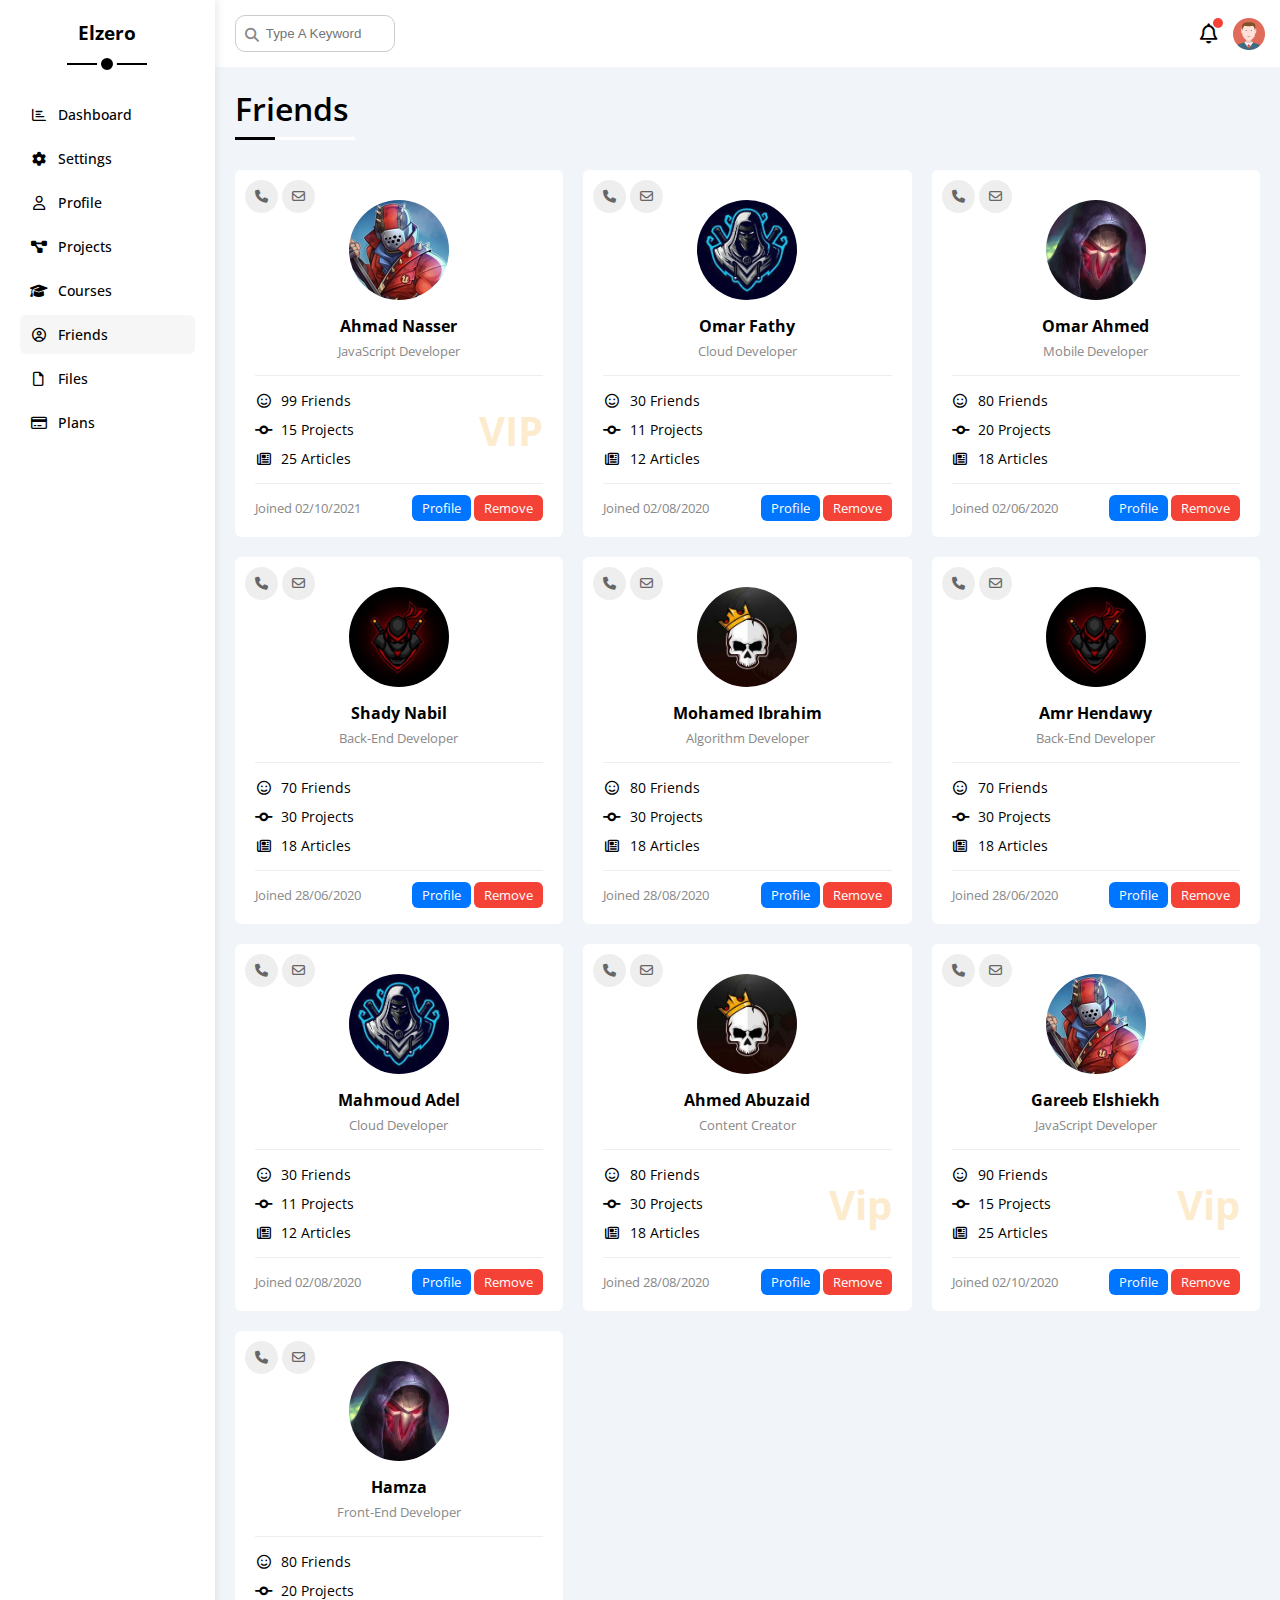
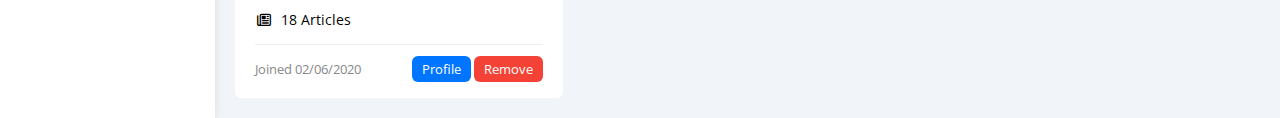
<file: friends.html>
<!DOCTYPE html>
<html lang="en">

<head>
    <meta charset="UTF-8">
    <meta name="viewport" content="width=device-width, initial-scale=1.0">
    <title>Friends</title>
    <!-- Normalizer -->
    <!-- <link rel="stylesheet" href="css/normalize.css"> -->
    <!-- Font Awesome -->
    <link rel="stylesheet" href="css/all.min.css">
    <link rel="stylesheet" href="css/framework.css">
    <link rel="stylesheet" href="css/master.css">
    <!-- Google fonts -->
    <link rel="preconnect" href="https://fonts.googleapis.com">
    <link rel="preconnect" href="https://fonts.gstatic.com" crossorigin>
    <link href="https://fonts.googleapis.com/css2?family=Open+Sans:ital,wght@0,300..800;1,300..800&display=swap"
        rel="stylesheet">
</head>

<body>
    <div class="page d-flex">
        <!-- Start Sidebar -->
        <div class="sidebar bg-white p-20 p-relative">
            <h3 class="p-relative txt-c mt-0">Elzero</h3>
            <ul>
                <li>
                    <a class="d-flex align-center fs-14 c-black rad-6 p-10" href="index.html">
                        <i class="fa-regular fa-chart-bar fa-fw"></i>
                        <span>Dashboard</span>
                    </a>
                </li>
                <li>
                    <a class="d-flex align-center fs-14 c-black rad-6 p-10" href="settings.html">
                        <i class="fa-solid fa-gear fa-fw"></i>
                        <span>Settings</span>
                    </a>
                </li>
                <li>
                    <a class="d-flex align-center fs-14 c-black rad-6 p-10" href="profile.html">
                        <i class="fa-regular fa-user fa-fw"></i>
                        <span>Profile</span>
                    </a>
                </li>
                <li>
                    <a class="d-flex align-center fs-14 c-black rad-6 p-10" href="projects.html">
                        <i class="fa-solid fa-diagram-project fa-fw"></i>
                        <span>Projects</span>
                    </a>
                </li>
                <li>
                    <a class="d-flex align-center fs-14 c-black rad-6 p-10" href="courses.html">
                        <i class="fa-solid fa-graduation-cap fa-fw"></i>
                        <span>Courses</span>
                    </a>
                </li>
                <li>
                    <a class="active d-flex align-center fs-14 c-black rad-6 p-10" href="friends.html">
                        <i class="fa-regular fa-circle-user fa-fw"></i>
                        <span>Friends</span>
                    </a>
                </li>
                <li>
                    <a class="d-flex align-center fs-14 c-black rad-6 p-10" href="files.html">
                        <i class="fa-regular fa-file fa-fw"></i>
                        <span>Files</span>
                    </a>
                </li>
                <li>
                    <a class="d-flex align-center fs-14 c-black rad-6 p-10" href="plans.html">
                        <i class="fa-regular fa-credit-card fa-fw"></i>
                        <span>Plans</span>
                    </a>
                </li>
            </ul>
        </div>
        <!-- End Sidebar -->
        <div class="content w-full of-hidden">
            <!-- Start content Headder -->
            <div class="head bg-white p-15 between-flex">
                <div class="search p-relative">
                    <input class="p-10 b-ccc rad-10" type="search" placeholder="Type A Keyword">
                </div>
                <div class="icons d-flex align-center">
                    <span class="notification p-relative">
                        <i class="fa-regular fa-bell fa-lg"></i>
                    </span>
                    <img src="imgs/avatar.png" alt="avatar image">
                </div>
            </div>
            <!-- End content Headder -->
            <!-- page title -->
            <h1 class="p-relative">Friends</h1>
            <div class="friends-page d-grid m-20 gap-20">
                <div class="friend bg-white rad-6 p-20 p-relative">
                    <div class="contact">
                        <i class="fa-solid fa-phone"></i>
                        <i class="fa-regular fa-envelope"></i>
                    </div>
                    <div class="txt-c">
                        <img class="rad-half mt-10 mb-10 w-100 h-100" src="imgs/friend-01.jpg" alt="Personal image">
                        <h4 class="m-0">Ahmad Nasser</h4>
                        <p class="c-grey fs-13 mt-5 mb-0">JavaScript Developer</p>
                    </div>
                    <div class="icons fs-14 p-relative">
                        <div class="mb-10">
                            <i class="fa-regular fa-face-smile fa-fw"></i>
                            <span>99 Friends</span>
                        </div>
                        <div class="mb-10">
                            <i class="fa-solid fa-code-commit fa-fw"></i>
                            <span>15 Projects</span>
                        </div>
                        <div>
                            <i class="fa-regular fa-newspaper fa-fw"></i>
                            <span>25 Articles</span>
                        </div>
                        <span class="vip fw-bold c-orange">VIP</span>
                    </div>
                    <div class="info between-flex fs-13">
                        <span class="c-grey">Joined 02/10/2021</span>
                        <div>
                            <a class="bg-blue c-white btn-shape" href="profile.html">Profile</a>
                            <a class="bg-red c-white btn-shape" href="#">Remove</a>
                        </div>
                    </div>
                </div>
                <div class="friend bg-white rad-6 p-20 p-relative">
                    <div class="contact">
                        <i class="fa-solid fa-phone"></i>
                        <i class="fa-regular fa-envelope"></i>
                    </div>
                    <div class="txt-c">
                        <img class="rad-half mt-10 mb-10 w-100 h-100" src="imgs/friend-02.jpg" alt="" />
                        <h4 class="m-0">Omar Fathy</h4>
                        <p class="c-grey fs-13 mt-5 mb-0">Cloud Developer</p>
                    </div>
                    <div class="icons fs-14 p-relative">
                        <div class="mb-10">
                            <i class="fa-regular fa-face-smile fa-fw"></i>
                            <span>30 Friends</span>
                        </div>
                        <div class="mb-10">
                            <i class="fa-solid fa-code-commit fa-fw"></i>
                            <span>11 Projects</span>
                        </div>
                        <div>
                            <i class="fa-regular fa-newspaper fa-fw"></i>
                            <span>12 Articles</span>
                        </div>
                    </div>
                    <div class="info between-flex fs-13">
                        <span class="c-grey">Joined 02/08/2020</span>
                        <div>
                            <a class="bg-blue c-white btn-shape" href="profile.html">Profile</a>
                            <a class="bg-red c-white btn-shape" href="">Remove</a>
                        </div>
                    </div>
                </div>
                <div class="friend bg-white rad-6 p-20 p-relative">
                    <div class="contact">
                        <i class="fa-solid fa-phone"></i>
                        <i class="fa-regular fa-envelope"></i>
                    </div>
                    <div class="txt-c">
                        <img class="rad-half mt-10 mb-10 w-100 h-100" src="imgs/friend-03.jpg" alt="" />
                        <h4 class="m-0">Omar Ahmed</h4>
                        <p class="c-grey fs-13 mt-5 mb-0">Mobile Developer</p>
                    </div>
                    <div class="icons fs-14 p-relative">
                        <div class="mb-10">
                            <i class="fa-regular fa-face-smile fa-fw"></i>
                            <span>80 Friends</span>
                        </div>
                        <div class="mb-10">
                            <i class="fa-solid fa-code-commit fa-fw"></i>
                            <span>20 Projects</span>
                        </div>
                        <div>
                            <i class="fa-regular fa-newspaper fa-fw"></i>
                            <span>18 Articles</span>
                        </div>
                    </div>
                    <div class="info between-flex fs-13">
                        <span class="c-grey">Joined 02/06/2020</span>
                        <div>
                            <a class="bg-blue c-white btn-shape" href="profile.html">Profile</a>
                            <a class="bg-red c-white btn-shape" href="">Remove</a>
                        </div>
                    </div>
                </div>
                <div class="friend bg-white rad-6 p-20 p-relative">
                    <div class="contact">
                        <i class="fa-solid fa-phone"></i>
                        <i class="fa-regular fa-envelope"></i>
                    </div>
                    <div class="txt-c">
                        <img class="rad-half mt-10 mb-10 w-100 h-100" src="imgs/friend-04.jpg" alt="" />
                        <h4 class="m-0">Shady Nabil</h4>
                        <p class="c-grey fs-13 mt-5 mb-0">Back-End Developer</p>
                    </div>
                    <div class="icons fs-14 p-relative">
                        <div class="mb-10">
                            <i class="fa-regular fa-face-smile fa-fw"></i>
                            <span>70 Friends</span>
                        </div>
                        <div class="mb-10">
                            <i class="fa-solid fa-code-commit fa-fw"></i>
                            <span>30 Projects</span>
                        </div>
                        <div>
                            <i class="fa-regular fa-newspaper fa-fw"></i>
                            <span>18 Articles</span>
                        </div>
                    </div>
                    <div class="info between-flex fs-13">
                        <span class="c-grey">Joined 28/06/2020</span>
                        <div>
                            <a class="bg-blue c-white btn-shape" href="profile.html">Profile</a>
                            <a class="bg-red c-white btn-shape" href="">Remove</a>
                        </div>
                    </div>
                </div>
                <div class="friend bg-white rad-6 p-20 p-relative">
                    <div class="contact">
                        <i class="fa-solid fa-phone"></i>
                        <i class="fa-regular fa-envelope"></i>
                    </div>
                    <div class="txt-c">
                        <img class="rad-half mt-10 mb-10 w-100 h-100" src="imgs/friend-05.jpg" alt="" />
                        <h4 class="m-0">Mohamed Ibrahim</h4>
                        <p class="c-grey fs-13 mt-5 mb-0">Algorithm Developer</p>
                    </div>
                    <div class="icons fs-14 p-relative">
                        <div class="mb-10">
                            <i class="fa-regular fa-face-smile fa-fw"></i>
                            <span>80 Friends</span>
                        </div>
                        <div class="mb-10">
                            <i class="fa-solid fa-code-commit fa-fw"></i>
                            <span>30 Projects</span>
                        </div>
                        <div>
                            <i class="fa-regular fa-newspaper fa-fw"></i>
                            <span>18 Articles</span>
                        </div>
                    </div>
                    <div class="info between-flex fs-13">
                        <span class="c-grey">Joined 28/08/2020</span>
                        <div>
                            <a class="bg-blue c-white btn-shape" href="profile.html">Profile</a>
                            <a class="bg-red c-white btn-shape" href="">Remove</a>
                        </div>
                    </div>
                </div>
                <div class="friend bg-white rad-6 p-20 p-relative">
                    <div class="contact">
                        <i class="fa-solid fa-phone"></i>
                        <i class="fa-regular fa-envelope"></i>
                    </div>
                    <div class="txt-c">
                        <img class="rad-half mt-10 mb-10 w-100 h-100" src="imgs/friend-04.jpg" alt="" />
                        <h4 class="m-0">Amr Hendawy</h4>
                        <p class="c-grey fs-13 mt-5 mb-0">Back-End Developer</p>
                    </div>
                    <div class="icons fs-14 p-relative">
                        <div class="mb-10">
                            <i class="fa-regular fa-face-smile fa-fw"></i>
                            <span>70 Friends</span>
                        </div>
                        <div class="mb-10">
                            <i class="fa-solid fa-code-commit fa-fw"></i>
                            <span>30 Projects</span>
                        </div>
                        <div>
                            <i class="fa-regular fa-newspaper fa-fw"></i>
                            <span>18 Articles</span>
                        </div>
                    </div>
                    <div class="info between-flex fs-13">
                        <span class="c-grey">Joined 28/06/2020</span>
                        <div>
                            <a class="bg-blue c-white btn-shape" href="profile.html">Profile</a>
                            <a class="bg-red c-white btn-shape" href="">Remove</a>
                        </div>
                    </div>
                </div>
                <div class="friend bg-white rad-6 p-20 p-relative">
                    <div class="contact">
                        <i class="fa-solid fa-phone"></i>
                        <i class="fa-regular fa-envelope"></i>
                    </div>
                    <div class="txt-c">
                        <img class="rad-half mt-10 mb-10 w-100 h-100" src="imgs/friend-02.jpg" alt="" />
                        <h4 class="m-0">Mahmoud Adel</h4>
                        <p class="c-grey fs-13 mt-5 mb-0">Cloud Developer</p>
                    </div>
                    <div class="icons fs-14 p-relative">
                        <div class="mb-10">
                            <i class="fa-regular fa-face-smile fa-fw"></i>
                            <span>30 Friends</span>
                        </div>
                        <div class="mb-10">
                            <i class="fa-solid fa-code-commit fa-fw"></i>
                            <span>11 Projects</span>
                        </div>
                        <div>
                            <i class="fa-regular fa-newspaper fa-fw"></i>
                            <span>12 Articles</span>
                        </div>
                    </div>
                    <div class="info between-flex fs-13">
                        <span class="c-grey">Joined 02/08/2020</span>
                        <div>
                            <a class="bg-blue c-white btn-shape" href="profile.html">Profile</a>
                            <a class="bg-red c-white btn-shape" href="">Remove</a>
                        </div>
                    </div>
                </div>
                <div class="friend bg-white rad-6 p-20 p-relative">
                    <div class="contact">
                        <i class="fa-solid fa-phone"></i>
                        <i class="fa-regular fa-envelope"></i>
                    </div>
                    <div class="txt-c">
                        <img class="rad-half mt-10 mb-10 w-100 h-100" src="imgs/friend-05.jpg" alt="" />
                        <h4 class="m-0">Ahmed Abuzaid</h4>
                        <p class="c-grey fs-13 mt-5 mb-0">Content Creator</p>
                    </div>
                    <div class="icons fs-14 p-relative">
                        <div class="mb-10">
                            <i class="fa-regular fa-face-smile fa-fw"></i>
                            <span>80 Friends</span>
                        </div>
                        <div class="mb-10">
                            <i class="fa-solid fa-code-commit fa-fw"></i>
                            <span>30 Projects</span>
                        </div>
                        <div>
                            <i class="fa-regular fa-newspaper fa-fw"></i>
                            <span>18 Articles</span>
                        </div>
                        <span class="vip fw-bold c-orange">Vip</span>
                    </div>
                    <div class="info between-flex fs-13">
                        <span class="c-grey">Joined 28/08/2020</span>
                        <div>
                            <a class="bg-blue c-white btn-shape" href="profile.html">Profile</a>
                            <a class="bg-red c-white btn-shape" href="">Remove</a>
                        </div>
                    </div>
                </div>
                <div class="friend bg-white rad-6 p-20 p-relative">
                    <div class="contact">
                        <i class="fa-solid fa-phone"></i>
                        <i class="fa-regular fa-envelope"></i>
                    </div>
                    <div class="txt-c">
                        <img class="rad-half mt-10 mb-10 w-100 h-100" src="imgs/friend-01.jpg" alt="" />
                        <h4 class="m-0">Gareeb Elshiekh</h4>
                        <p class="c-grey fs-13 mt-5 mb-0">JavaScript Developer</p>
                    </div>
                    <div class="icons fs-14 p-relative">
                        <div class="mb-10">
                            <i class="fa-regular fa-face-smile fa-fw"></i>
                            <span>90 Friends</span>
                        </div>
                        <div class="mb-10">
                            <i class="fa-solid fa-code-commit fa-fw"></i>
                            <span>15 Projects</span>
                        </div>
                        <div>
                            <i class="fa-regular fa-newspaper fa-fw"></i>
                            <span>25 Articles</span>
                        </div>
                        <span class="vip fw-bold c-orange">Vip</span>
                    </div>
                    <div class="info between-flex fs-13">
                        <span class="c-grey">Joined 02/10/2020</span>
                        <div>
                            <a class="bg-blue c-white btn-shape" href="profile.html">Profile</a>
                            <a class="bg-red c-white btn-shape" href="">Remove</a>
                        </div>
                    </div>
                </div>
                <div class="friend bg-white rad-6 p-20 p-relative">
                    <div class="contact">
                        <i class="fa-solid fa-phone"></i>
                        <i class="fa-regular fa-envelope"></i>
                    </div>
                    <div class="txt-c">
                        <img class="rad-half mt-10 mb-10 w-100 h-100" src="imgs/friend-03.jpg" alt="" />
                        <h4 class="m-0">Hamza</h4>
                        <p class="c-grey fs-13 mt-5 mb-0">Front-End Developer</p>
                    </div>
                    <div class="icons fs-14 p-relative">
                        <div class="mb-10">
                            <i class="fa-regular fa-face-smile fa-fw"></i>
                            <span>80 Friends</span>
                        </div>
                        <div class="mb-10">
                            <i class="fa-solid fa-code-commit fa-fw"></i>
                            <span>20 Projects</span>
                        </div>
                        <div>
                            <i class="fa-regular fa-newspaper fa-fw"></i>
                            <span>18 Articles</span>
                        </div>
                    </div>
                    <div class="info between-flex fs-13">
                        <span class="c-grey">Joined 02/06/2020</span>
                        <div>
                            <a class="bg-blue c-white btn-shape" href="profile.html">Profile</a>
                            <a class="bg-red c-white btn-shape" href="">Remove</a>
                        </div>
                    </div>
                </div>
            </div>
        </div>
    </div>
</body>

</html>
</file>
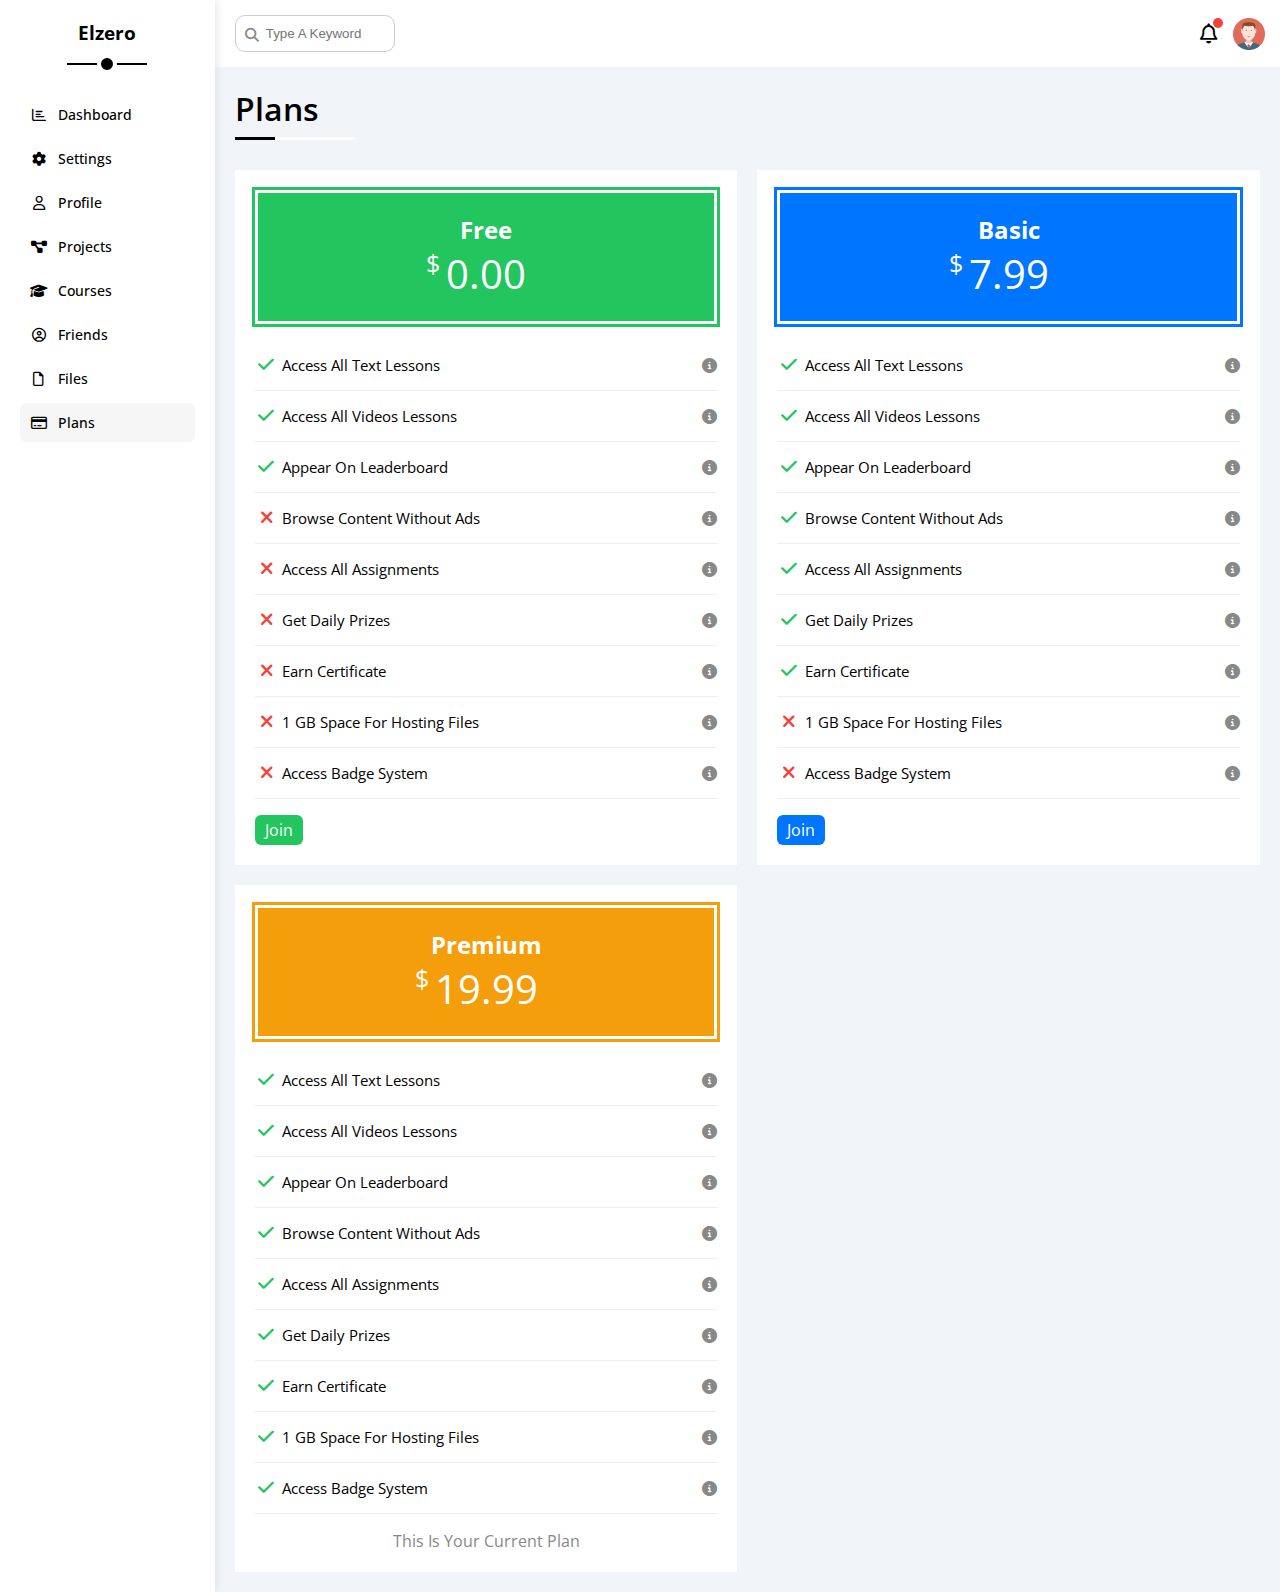
<file: plans.html>
<!DOCTYPE html>
<html lang="en">

<head>
    <meta charset="UTF-8">
    <meta name="viewport" content="width=device-width, initial-scale=1.0">
    <title>Plans</title>
    <!-- Normalizer -->
    <!-- <link rel="stylesheet" href="css/normalize.css"> -->
    <!-- Font Awesome -->
    <link rel="stylesheet" href="css/all.min.css">
    <link rel="stylesheet" href="css/framework.css">
    <link rel="stylesheet" href="css/master.css">
    <!-- Google fonts -->
    <link rel="preconnect" href="https://fonts.googleapis.com">
    <link rel="preconnect" href="https://fonts.gstatic.com" crossorigin>
    <link href="https://fonts.googleapis.com/css2?family=Open+Sans:ital,wght@0,300..800;1,300..800&display=swap"
        rel="stylesheet">
</head>

<body>
    <div class="page d-flex">
        <!-- Start Sidebar -->
        <div class="sidebar bg-white p-20 p-relative">
            <h3 class="p-relative txt-c mt-0">Elzero</h3>
            <ul>
                <li>
                    <a class="d-flex align-center fs-14 c-black rad-6 p-10" href="index.html">
                        <i class="fa-regular fa-chart-bar fa-fw"></i>
                        <span>Dashboard</span>
                    </a>
                </li>
                <li>
                    <a class="d-flex align-center fs-14 c-black rad-6 p-10" href="settings.html">
                        <i class="fa-solid fa-gear fa-fw"></i>
                        <span>Settings</span>
                    </a>
                </li>
                <li>
                    <a class="d-flex align-center fs-14 c-black rad-6 p-10" href="profile.html">
                        <i class="fa-regular fa-user fa-fw"></i>
                        <span>Profile</span>
                    </a>
                </li>
                <li>
                    <a class="d-flex align-center fs-14 c-black rad-6 p-10" href="projects.html">
                        <i class="fa-solid fa-diagram-project fa-fw"></i>
                        <span>Projects</span>
                    </a>
                </li>
                <li>
                    <a class="d-flex align-center fs-14 c-black rad-6 p-10" href="courses.html">
                        <i class="fa-solid fa-graduation-cap fa-fw"></i>
                        <span>Courses</span>
                    </a>
                </li>
                <li>
                    <a class="d-flex align-center fs-14 c-black rad-6 p-10" href="friends.html">
                        <i class="fa-regular fa-circle-user fa-fw"></i>
                        <span>Friends</span>
                    </a>
                </li>
                <li>
                    <a class="d-flex align-center fs-14 c-black rad-6 p-10" href="files.html">
                        <i class="fa-regular fa-file fa-fw"></i>
                        <span>Files</span>
                    </a>
                </li>
                <li>
                    <a class="active d-flex align-center fs-14 c-black rad-6 p-10" href="plans.html">
                        <i class="fa-regular fa-credit-card fa-fw"></i>
                        <span>Plans</span>
                    </a>
                </li>
            </ul>
        </div>
        <!-- End Sidebar -->
        <div class="content w-full of-hidden">
            <!-- Start content Headder -->
            <div class="head bg-white p-15 between-flex">
                <div class="search p-relative">
                    <input class="p-10 b-ccc rad-10" type="search" placeholder="Type A Keyword">
                </div>
                <div class="icons d-flex align-center">
                    <span class="notification p-relative">
                        <i class="fa-regular fa-bell fa-lg"></i>
                    </span>
                    <img src="imgs/avatar.png" alt="avatar image">
                </div>
            </div>
            <!-- End content Headder -->
            <!-- page title -->
            <h1 class="p-relative">Plans</h1>
            <div class="plans-page d-grid m-20 gap-20">
                <!-- Start Plan -->
                <div class="plan free bg-white p-20">
                    <div class="top bg-green txt-c p-20">
                        <h2 class="m-0 c-white">Free</h2>
                        <div class="price c-white"><Span>$</Span>0.00</div>
                    </div>
                    <ul>
                        <li>
                            <i class="fa-solid fa-check fa-fw yes"></i>
                            <span>Access All Text Lessons</span>
                            <i class="fa-solid fa-circle-info help"></i>
                        </li>
                        <li>
                            <i class="fa-solid fa-check fa-fw yes"></i>
                            <span>Access All Videos Lessons</span>
                            <i class="fa-solid fa-circle-info help"></i>
                        </li>
                        <li>
                            <i class="fa-solid fa-check fa-fw yes"></i>
                            <span>Appear On Leaderboard</span>
                            <i class="fa-solid fa-circle-info help"></i>
                        </li>
                        <li>
                            <i class="fa-solid fa-xmark fa-fw"></i>
                            <span>Browse Content Without Ads</span>
                            <i class="fa-solid fa-circle-info help"></i>
                        </li>
                        <li>
                            <i class="fa-solid fa-xmark fa-fw"></i>
                            <span>Access All Assignments</span>
                            <i class="fa-solid fa-circle-info help"></i>
                        </li>
                        <li>
                            <i class="fa-solid fa-xmark fa-fw"></i>
                            <span>Get Daily Prizes</span>
                            <i class="fa-solid fa-circle-info help"></i>
                        </li>
                        <li>
                            <i class="fa-solid fa-xmark fa-fw"></i>
                            <span>Earn Certificate</span>
                            <i class="fa-solid fa-circle-info help"></i>
                        </li>
                        <li>
                            <i class="fa-solid fa-xmark fa-fw"></i>
                            <span>1 GB Space For Hosting Files</span>
                            <i class="fa-solid fa-circle-info help"></i>
                        </li>
                        <li>
                            <i class="fa-solid fa-xmark fa-fw"></i>
                            <span>Access Badge System</span>
                            <i class="fa-solid fa-circle-info help"></i>
                        </li>
                    </ul>
                    <a href="#" class="btn-shape bg-green c-white d-block w-fit">Join</a>
                </div>
                <!-- End Plan -->
                <!-- Start Plan -->
                <div class="plan basic bg-white p-20">
                    <div class="top bg-blue txt-c p-20">
                        <h2 class="m-0 c-white">Basic</h2>
                        <div class="price c-white"><span>$</span>7.99</div>
                    </div>
                    <ul class="list-none p-0">
                        <li>
                            <i class="fa-solid fa-check fa-fw yes"></i>
                            <span>Access All Text Lessons</span>
                            <i class="fa-solid fa-circle-info help"></i>
                        </li>
                        <li>
                            <i class="fa-solid fa-check fa-fw yes"></i>
                            <span>Access All Videos Lessons</span>
                            <i class="fa-solid fa-circle-info help"></i>
                        </li>
                        <li>
                            <i class="fa-solid fa-check fa-fw yes"></i>
                            <span>Appear On Leaderboard</span>
                            <i class="fa-solid fa-circle-info help"></i>
                        </li>
                        <li>
                            <i class="fa-solid fa-check fa-fw yes"></i>
                            <span>Browse Content Without Ads</span>
                            <i class="fa-solid fa-circle-info help"></i>
                        </li>
                        <li>
                            <i class="fa-solid fa-check fa-fw yes"></i>
                            <span>Access All Assignments</span>
                            <i class="fa-solid fa-circle-info help"></i>
                        </li>
                        <li>
                            <i class="fa-solid fa-check fa-fw yes"></i>
                            <span>Get Daily Prizes</span>
                            <i class="fa-solid fa-circle-info help"></i>
                        </li>
                        <li>
                            <i class="fa-solid fa-check fa-fw yes"></i>
                            <span>Earn Certificate</span>
                            <i class="fa-solid fa-circle-info help"></i>
                        </li>
                        <li>
                            <i class="fa-solid fa-xmark fa-fw"></i>
                            <span>1 GB Space For Hosting Files</span>
                            <i class="fa-solid fa-circle-info help"></i>
                        </li>
                        <li>
                            <i class="fa-solid fa-xmark fa-fw"></i>
                            <span>Access Badge System</span>
                            <i class="fa-solid fa-circle-info help"></i>
                        </li>
                    </ul>
                    <a href="#" class="btn-shape bg-blue c-white d-block w-fit">Join</a>
                </div>
                <!-- End Plan -->
                <!-- Start Plan -->
                <div class="plan premium bg-white p-20">
                    <div class="top bg-orange txt-c p-20">
                        <h2 class="m-0 c-white">Premium</h2>
                        <div class="price c-white"><span>$</span>19.99</div>
                    </div>
                    <ul class="list-none p-0">
                        <li>
                            <i class="fa-solid fa-check fa-fw yes"></i>
                            <span>Access All Text Lessons</span>
                            <i class="fa-solid fa-circle-info help"></i>
                        </li>
                        <li>
                            <i class="fa-solid fa-check fa-fw yes"></i>
                            <span>Access All Videos Lessons</span>
                            <i class="fa-solid fa-circle-info help"></i>
                        </li>
                        <li>
                            <i class="fa-solid fa-check fa-fw yes"></i>
                            <span>Appear On Leaderboard</span>
                            <i class="fa-solid fa-circle-info help"></i>
                        </li>
                        <li>
                            <i class="fa-solid fa-check fa-fw yes"></i>
                            <span>Browse Content Without Ads</span>
                            <i class="fa-solid fa-circle-info help"></i>
                        </li>
                        <li>
                            <i class="fa-solid fa-check fa-fw yes"></i>
                            <span>Access All Assignments</span>
                            <i class="fa-solid fa-circle-info help"></i>
                        </li>
                        <li>
                            <i class="fa-solid fa-check fa-fw yes"></i>
                            <span>Get Daily Prizes</span>
                            <i class="fa-solid fa-circle-info help"></i>
                        </li>
                        <li>
                            <i class="fa-solid fa-check fa-fw yes"></i>
                            <span>Earn Certificate</span>
                            <i class="fa-solid fa-circle-info help"></i>
                        </li>
                        <li>
                            <i class="fa-solid fa-check fa-fw yes"></i>
                            <span>1 GB Space For Hosting Files</span>
                            <i class="fa-solid fa-circle-info help"></i>
                        </li>
                        <li>
                            <i class="fa-solid fa-check fa-fw yes"></i>
                            <span>Access Badge System</span>
                            <i class="fa-solid fa-circle-info help"></i>
                        </li>
                    </ul>
                    <p class="c-grey m-0 txt-c">This Is Your Current Plan</p>
                </div>
                <!-- End Plan -->
            </div>
        </div>
    </div>
</body>

</html>
</file>
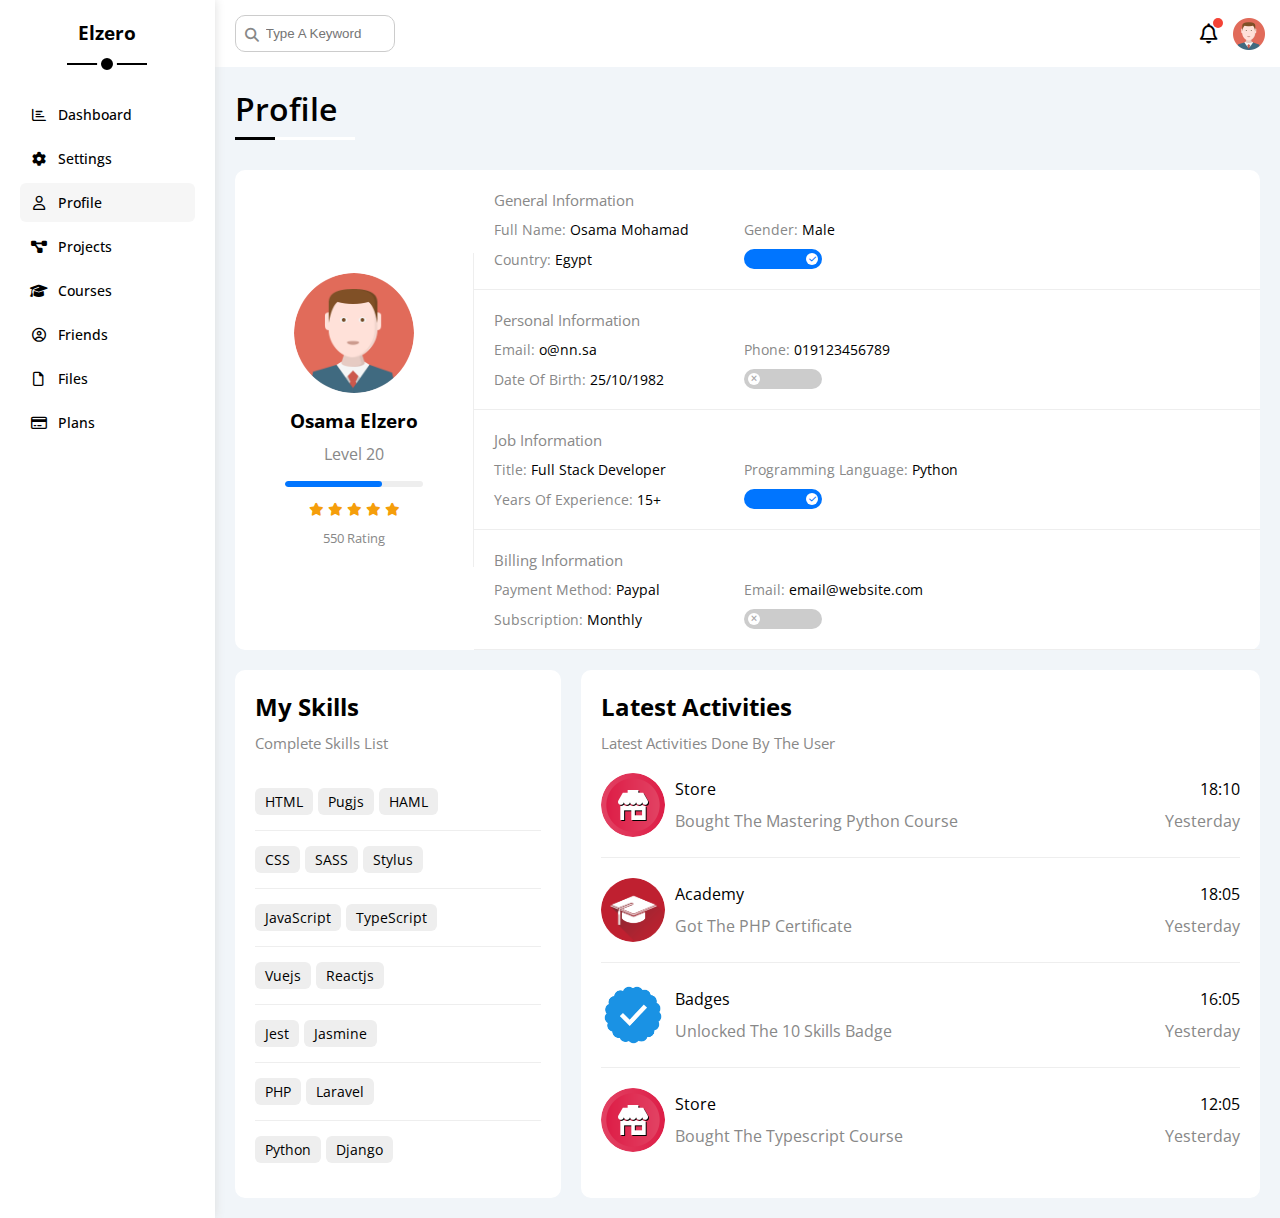
<file: profile.html>
<!DOCTYPE html>
<html lang="en">

<head>
    <meta charset="UTF-8">
    <meta name="viewport" content="width=device-width, initial-scale=1.0">
    <title>Profile</title>
    <!-- Normalizer -->
    <!-- <link rel="stylesheet" href="css/normalize.css"> -->
    <!-- Font Awesome -->
    <link rel="stylesheet" href="css/all.min.css">
    <link rel="stylesheet" href="css/framework.css">
    <link rel="stylesheet" href="css/master.css">
    <!-- Google fonts -->
    <link rel="preconnect" href="https://fonts.googleapis.com">
    <link rel="preconnect" href="https://fonts.gstatic.com" crossorigin>
    <link href="https://fonts.googleapis.com/css2?family=Open+Sans:ital,wght@0,300..800;1,300..800&display=swap"
        rel="stylesheet">
</head>

<body>
    <div class="page d-flex">
        <!-- Start Sidebar -->
        <div class="sidebar bg-white p-20 p-relative">
            <h3 class="p-relative txt-c mt-0">Elzero</h3>
            <ul>
                <li>
                    <a class="d-flex align-center fs-14 c-black rad-6 p-10" href="index.html">
                        <i class="fa-regular fa-chart-bar fa-fw"></i>
                        <span>Dashboard</span>
                    </a>
                </li>
                <li>
                    <a class="d-flex align-center fs-14 c-black rad-6 p-10" href="settings.html">
                        <i class="fa-solid fa-gear fa-fw"></i>
                        <span>Settings</span>
                    </a>
                </li>
                <li>
                    <a class="active d-flex align-center fs-14 c-black rad-6 p-10" href="profile.html">
                        <i class="fa-regular fa-user fa-fw"></i>
                        <span>Profile</span>
                    </a>
                </li>
                <li>
                    <a class="d-flex align-center fs-14 c-black rad-6 p-10" href="projects.html">
                        <i class="fa-solid fa-diagram-project fa-fw"></i>
                        <span>Projects</span>
                    </a>
                </li>
                <li>
                    <a class="d-flex align-center fs-14 c-black rad-6 p-10" href="courses.html">
                        <i class="fa-solid fa-graduation-cap fa-fw"></i>
                        <span>Courses</span>
                    </a>
                </li>
                <li>
                    <a class="d-flex align-center fs-14 c-black rad-6 p-10" href="friends.html">
                        <i class="fa-regular fa-circle-user fa-fw"></i>
                        <span>Friends</span>
                    </a>
                </li>
                <li>
                    <a class="d-flex align-center fs-14 c-black rad-6 p-10" href="files.html">
                        <i class="fa-regular fa-file fa-fw"></i>
                        <span>Files</span>
                    </a>
                </li>
                <li>
                    <a class="d-flex align-center fs-14 c-black rad-6 p-10" href="plans.html">
                        <i class="fa-regular fa-credit-card fa-fw"></i>
                        <span>Plans</span>
                    </a>
                </li>
            </ul>
        </div>
        <!-- End Sidebar -->
        <div class="content w-full of-hidden">
            <!-- Start content Headder -->
            <div class="head bg-white p-15 between-flex">
                <div class="search p-relative">
                    <input class="p-10 b-ccc rad-10" type="search" placeholder="Type A Keyword">
                </div>
                <div class="icons d-flex align-center">
                    <span class="notification p-relative">
                        <i class="fa-regular fa-bell fa-lg"></i>
                    </span>
                    <img src="imgs/avatar.png" alt="avatar image">
                </div>
            </div>
            <!-- End content Headder -->
            <!-- page title -->
            <h1 class="p-relative">Profile</h1>
            <div class="profile-page m-20">
                <!-- Start Overview -->
                <div class="overview bg-white rad-10 d-flex align-center">
                    <div class="avatar-box txt-c p-20">
                        <img class="rad-half mb-10" src="imgs/avatar.png" alt="avatar image">
                        <h3 class="m-0">Osama Elzero</h3>
                        <p class="c-grey mt-10">Level 20</p>
                        <div class="level rad-6 bg-eee p-relative">
                            <span class="rad-6" style="width: 70%;"></span>
                        </div>
                        <div class="rating mt-10 mb-10">
                            <i class="fa-solid fa-star c-orange fs-13"></i>
                            <i class="fa-solid fa-star c-orange fs-13"></i>
                            <i class="fa-solid fa-star c-orange fs-13"></i>
                            <i class="fa-solid fa-star c-orange fs-13"></i>
                            <i class="fa-solid fa-star c-orange fs-13"></i>
                        </div>
                        <p class="c-grey m-0 fs-13">550 Rating</p>
                    </div>
                    <div class="info-box w-full txt-c-mobile">
                        <!-- Start Information Row -->
                        <div class="box p-20 d-flex align-center">
                            <h4 class="c-grey fs-15 m-0 w-full">General Information</h4>
                            <div class="fs-14">
                                <span class="c-grey">Full Name:</span>
                                <span>Osama Mohamad</span>
                            </div>
                            <div class="fs-14">
                                <span class="c-grey">Gender:</span>
                                <span>Male</span>
                            </div>
                            <div class="fs-14">
                                <span class="c-grey">Country:</span>
                                <span>Egypt</span>
                            </div>
                            <div class="fs-14">
                                <label>
                                    <input class="toggle-checkbox" type="checkbox" checked>
                                    <div class="toggle-switch"></div>
                                </label>
                            </div>
                        </div>
                        <!-- End Information Row -->
                        <!-- Start Information Row -->
                        <div class="box p-20 d-flex align-center">
                            <h4 class="c-grey w-full fs-15 m-0">Personal Information</h4>
                            <div class="fs-14">
                                <span class="c-grey">Email:</span>
                                <span>o@nn.sa</span>
                            </div>
                            <div class="fs-14">
                                <span class="c-grey">Phone:</span>
                                <span>019123456789</span>
                            </div>
                            <div class="fs-14">
                                <span class="c-grey">Date Of Birth:</span>
                                <span>25/10/1982</span>
                            </div>
                            <div class="fs-14">
                                <label>
                                    <input class="toggle-checkbox" type="checkbox">
                                    <div class="toggle-switch"></div>
                                </label>
                            </div>
                        </div>
                        <!-- End Information Row -->
                        <!-- Start Information Row -->
                        <div class="box p-20 d-flex align-center">
                            <h4 class="c-grey w-full fs-15 m-0">Job Information</h4>
                            <div class="fs-14">
                                <span class="c-grey">Title:</span>
                                <span>Full Stack Developer</span>
                            </div>
                            <div class="fs-14">
                                <span class="c-grey">Programming Language:</span>
                                <span>Python</span>
                            </div>
                            <div class="fs-14">
                                <span class="c-grey">Years Of Experience:</span>
                                <span>15+</span>
                            </div>
                            <div class="fs-14">
                                <label>
                                    <input class="toggle-checkbox" type="checkbox" checked="">
                                    <div class="toggle-switch"></div>
                                </label>
                            </div>
                        </div>
                        <!-- End Information Row -->
                        <!-- Start Information Row -->
                        <div class="box p-20 d-flex align-center">
                            <h4 class="c-grey w-full fs-15 m-0">Billing Information</h4>
                            <div class="fs-14">
                                <span class="c-grey">Payment Method:</span>
                                <span>Paypal</span>
                            </div>
                            <div class="fs-14">
                                <span class="c-grey">Email:</span>
                                <span>email@website.com</span>
                            </div>
                            <div class="fs-14">
                                <span class="c-grey">Subscription:</span>
                                <span>Monthly</span>
                            </div>
                            <div class="fs-14">
                                <label>
                                    <input class="toggle-checkbox" type="checkbox">
                                    <div class="toggle-switch"></div>
                                </label>
                            </div>
                        </div>
                        <!-- End Information Row -->
                    </div>
                </div>
                <!-- End Overview -->
                <!-- Start Other Data -->
                <div class="other-data d-flex gap-20">
                    <div class="skills-card p-20 mt-20 bg-white rad-10">
                        <h2 class="mt-0 mb-10">My Skills</h2>
                        <p class="mt-0 mb-20 c-grey fs-15">Complete Skills List</p>
                        <ul class="m-0 txt-c-mobile">
                            <li><span>HTML</span><span>Pugjs</span><span>HAML</span></li>
                            <li><span>CSS</span><span>SASS</span><span>Stylus</span></li>
                            <li><span>JavaScript</span><span>TypeScript</span></li>
                            <li><span>Vuejs</span><span>Reactjs</span></li>
                            <li><span>Jest</span><span>Jasmine</span></li>
                            <li><span>PHP</span><span>Laravel</span></li>
                            <li><span>Python</span><span>Django</span></li>
                        </ul>
                    </div>
                    <div class="activities p-20 mt-20 bg-white rad-10">
                        <h2 class="mt-0 mb-10">Latest Activities</h2>
                        <p class="mt-0 mb-20 c-grey fs-15">Latest Activities Done By The User</p>
                        <div class="activity d-flex align-center txt-c-mobile">
                            <img src="imgs/activity-01.png" alt="activity image">
                            <div class="info">
                                <span class="d-block mb-10">Store</span>
                                <span class="c-grey">Bought The Mastering Python Course</span>
                            </div>
                            <div class="date">
                                <span class="d-block mb-10">18:10</span>
                                <span class="c-grey">Yesterday</span>
                            </div>
                        </div>
                        <div class="activity d-flex align-center txt-c-mobile">
                            <img src="imgs/activity-02.png" alt="activity image">
                            <div class="info">
                                <span class="d-block mb-10">Academy</span>
                                <span class="c-grey">Got The PHP Certificate</span>
                            </div>
                            <div class="date">
                                <span class="d-block mb-10">18:05</span>
                                <span class="c-grey">Yesterday</span>
                            </div>
                        </div>
                        <div class="activity d-flex align-center txt-c-mobile">
                            <img src="imgs/activity-03.png" alt="activity image">
                            <div class="info">
                                <span class="d-block mb-10">Badges</span>
                                <span class="c-grey">Unlocked The 10 Skills Badge</span>
                            </div>
                            <div class="date">
                                <span class="d-block mb-10">16:05</span>
                                <span class="c-grey">Yesterday</span>
                            </div>
                        </div>
                        <div class="activity d-flex align-center txt-c-mobile">
                            <img src="imgs/activity-01.png" alt="activity image">
                            <div class="info">
                                <span class="d-block mb-10">Store</span>
                                <span class="c-grey">Bought The Typescript Course</span>
                            </div>
                            <div class="date">
                                <span class="d-block mb-10">12:05</span>
                                <span class="c-grey">Yesterday</span>
                            </div>
                        </div>
                    </div>
                    <!-- End Other Data -->
                </div>
            </div>
        </div>
</body>

</html>
</file>
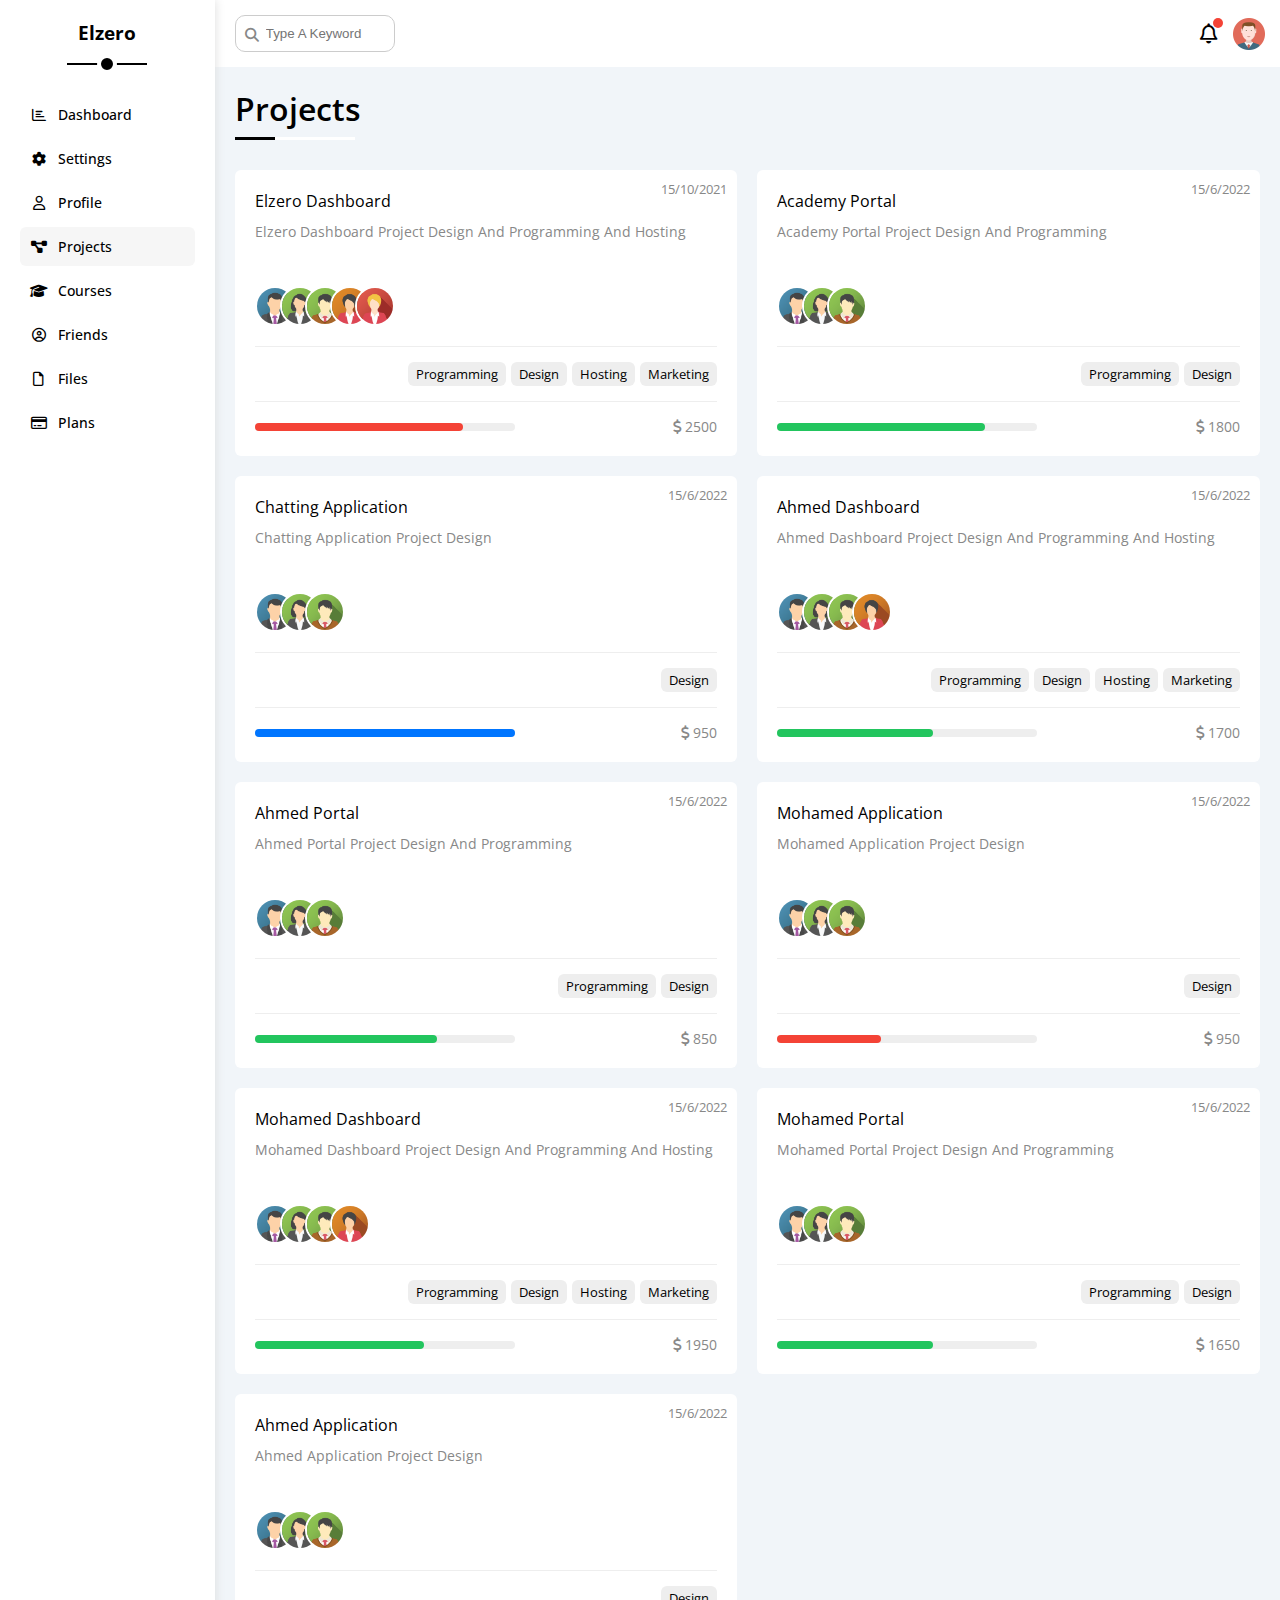
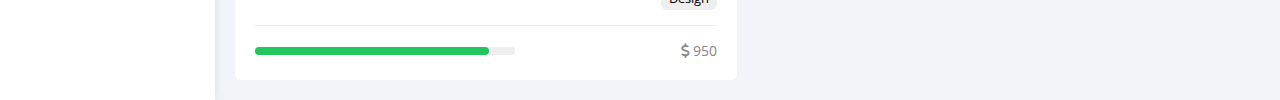
<file: projects.html>
<!DOCTYPE html>
<html lang="en">

<head>
    <meta charset="UTF-8">
    <meta name="viewport" content="width=device-width, initial-scale=1.0">
    <title>Projects</title>
    <!-- Normalizer -->
    <!-- <link rel="stylesheet" href="css/normalize.css"> -->
    <!-- Font Awesome -->
    <link rel="stylesheet" href="css/all.min.css">
    <link rel="stylesheet" href="css/framework.css">
    <link rel="stylesheet" href="css/master.css">
    <!-- Google fonts -->
    <link rel="preconnect" href="https://fonts.googleapis.com">
    <link rel="preconnect" href="https://fonts.gstatic.com" crossorigin>
    <link href="https://fonts.googleapis.com/css2?family=Open+Sans:ital,wght@0,300..800;1,300..800&display=swap"
        rel="stylesheet">
</head>

<body>
    <div class="page d-flex">
        <!-- Start Sidebar -->
        <div class="sidebar bg-white p-20 p-relative">
            <h3 class="p-relative txt-c mt-0">Elzero</h3>
            <ul>
                <li>
                    <a class="d-flex align-center fs-14 c-black rad-6 p-10" href="index.html">
                        <i class="fa-regular fa-chart-bar fa-fw"></i>
                        <span>Dashboard</span>
                    </a>
                </li>
                <li>
                    <a class="d-flex align-center fs-14 c-black rad-6 p-10" href="settings.html">
                        <i class="fa-solid fa-gear fa-fw"></i>
                        <span>Settings</span>
                    </a>
                </li>
                <li>
                    <a class="d-flex align-center fs-14 c-black rad-6 p-10" href="profile.html">
                        <i class="fa-regular fa-user fa-fw"></i>
                        <span>Profile</span>
                    </a>
                </li>
                <li>
                    <a class="active d-flex align-center fs-14 c-black rad-6 p-10" href="projects.html">
                        <i class="fa-solid fa-diagram-project fa-fw"></i>
                        <span>Projects</span>
                    </a>
                </li>
                <li>
                    <a class="d-flex align-center fs-14 c-black rad-6 p-10" href="courses.html">
                        <i class="fa-solid fa-graduation-cap fa-fw"></i>
                        <span>Courses</span>
                    </a>
                </li>
                <li>
                    <a class="d-flex align-center fs-14 c-black rad-6 p-10" href="friends.html">
                        <i class="fa-regular fa-circle-user fa-fw"></i>
                        <span>Friends</span>
                    </a>
                </li>
                <li>
                    <a class="d-flex align-center fs-14 c-black rad-6 p-10" href="files.html">
                        <i class="fa-regular fa-file fa-fw"></i>
                        <span>Files</span>
                    </a>
                </li>
                <li>
                    <a class="d-flex align-center fs-14 c-black rad-6 p-10" href="plans.html">
                        <i class="fa-regular fa-credit-card fa-fw"></i>
                        <span>Plans</span>
                    </a>
                </li>
            </ul>
        </div>
        <!-- End Sidebar -->
        <div class="content w-full of-hidden">
            <!-- Start content Headder -->
            <div class="head bg-white p-15 between-flex">
                <div class="search p-relative">
                    <input class="p-10 b-ccc rad-10" type="search" placeholder="Type A Keyword">
                </div>
                <div class="icons d-flex align-center">
                    <span class="notification p-relative">
                        <i class="fa-regular fa-bell fa-lg"></i>
                    </span>
                    <img src="imgs/avatar.png" alt="avatar image">
                </div>
            </div>
            <!-- End content Headder -->
            <!-- page title -->
            <h1 class="p-relative">Projects</h1>
            <div class="projects-page d-grid m-20 gap-20">
                <div class="project bg-white p-20 rad-6 p-relative">
                    <span class="date fs-13 c-grey">15/10/2021</span>
                    <h4 class="m-0 ">Elzero Dashboard</h4>
                    <p class="c-grey mt-10 mb-10 fs-14">Elzero Dashboard Project Design And Programming And Hosting</p>
                    <div class="team">
                        <a href="#"><img src="imgs/team-01.png" alt="team avatar"></a>
                        <a href="#"><img src="imgs/team-02.png" alt="team avatar"></a>
                        <a href="#"><img src="imgs/team-03.png" alt="team avatar"></a>
                        <a href="#"><img src="imgs/team-04.png" alt="team avatar"></a>
                        <a href="#"><img src="imgs/team-05.png" alt="team avatar"></a>
                    </div>
                    <div class="do d-flex">
                        <span class="fs-13 rad-6 bg-eee">Programming</span>
                        <span class="fs-13 rad-6 bg-eee">Design</span>
                        <span class="fs-13 rad-6 bg-eee">Hosting</span>
                        <span class="fs-13 rad-6 bg-eee">Marketing</span>
                    </div>
                    <div class="info between-flex">
                        <div class="prog bg-eee">
                            <span class="bg-red" style="width: 80%;"></span>
                        </div>
                        <div class="fs-14 c-grey">
                            <i class="fa-solid fa-dollar-sign"></i>
                            2500
                        </div>
                    </div>
                </div>
                <div class="project bg-white p-20 rad-6 p-relative">
                    <span class="date fs-13 c-grey">15/6/2022</span>
                    <h4 class="m-0">Academy Portal</h4>
                    <p class="c-grey mt-10 mb-10 fs-14">Academy Portal Project Design And Programming</p>
                    <div class="team">
                        <a href="#"><img src="imgs/team-01.png" alt="" /></a>
                        <a href="#"><img src="imgs/team-02.png" alt="" /></a>
                        <a href="#"><img src="imgs/team-03.png" alt="" /></a>
                    </div>
                    <div class="do d-flex">
                        <span class="fs-13 rad-6 bg-eee">Programming</span>
                        <span class="fs-13 rad-6 bg-eee">Design</span>
                    </div>
                    <div class="info between-flex">
                        <div class="prog bg-eee">
                            <span class="bg-green" style="width: 80%"></span>
                        </div>
                        <div class="fs-14 c-grey">
                            <i class="fa-solid fa-dollar-sign"></i>
                            1800
                        </div>
                    </div>
                </div>
                <div class="project bg-white p-20 rad-6 p-relative">
                    <span class="date fs-13 c-grey">15/6/2022</span>
                    <h4 class="m-0">Chatting Application</h4>
                    <p class="c-grey mt-10 mb-10 fs-14">Chatting Application Project Design</p>
                    <div class="team">
                        <a href="#"><img src="imgs/team-01.png" alt="" /></a>
                        <a href="#"><img src="imgs/team-02.png" alt="" /></a>
                        <a href="#"><img src="imgs/team-03.png" alt="" /></a>
                    </div>
                    <div class="do d-flex">
                        <span class="fs-13 rad-6 bg-eee">Design</span>
                    </div>
                    <div class="info between-flex">
                        <div class="prog bg-eee">
                            <span class="bg-blue" style="width: 100%"></span>
                        </div>
                        <div class="fs-14 c-grey">
                            <i class="fa-solid fa-dollar-sign"></i>
                            950
                        </div>
                    </div>
                </div>
                <div class="project bg-white p-20 rad-6 p-relative">
                    <span class="date fs-13 c-grey">15/6/2022</span>
                    <h4 class="m-0">Ahmed Dashboard</h4>
                    <p class="c-grey mt-10 mb-10 fs-14">Ahmed Dashboard Project Design And Programming And Hosting</p>
                    <div class="team">
                        <a href="#"><img src="imgs/team-01.png" alt="" /></a>
                        <a href="#"><img src="imgs/team-02.png" alt="" /></a>
                        <a href="#"><img src="imgs/team-03.png" alt="" /></a>
                        <a href="#"><img src="imgs/team-04.png" alt="" /></a>
                    </div>
                    <div class="do d-flex">
                        <span class="fs-13 rad-6 bg-eee">Programming</span>
                        <span class="fs-13 rad-6 bg-eee">Design</span>
                        <span class="fs-13 rad-6 bg-eee">Hosting</span>
                        <span class="fs-13 rad-6 bg-eee">Marketing</span>
                    </div>
                    <div class="info between-flex">
                        <div class="prog bg-eee">
                            <span class="bg-green" style="width: 60%"></span>
                        </div>
                        <div class="fs-14 c-grey">
                            <i class="fa-solid fa-dollar-sign"></i>
                            1700
                        </div>
                    </div>
                </div>
                <div class="project bg-white p-20 rad-6 p-relative">
                    <span class="date fs-13 c-grey">15/6/2022</span>
                    <h4 class="m-0">Ahmed Portal</h4>
                    <p class="c-grey mt-10 mb-10 fs-14">Ahmed Portal Project Design And Programming</p>
                    <div class="team">
                        <a href="#"><img src="imgs/team-01.png" alt="" /></a>
                        <a href="#"><img src="imgs/team-02.png" alt="" /></a>
                        <a href="#"><img src="imgs/team-03.png" alt="" /></a>
                    </div>
                    <div class="do d-flex">
                        <span class="fs-13 rad-6 bg-eee">Programming</span>
                        <span class="fs-13 rad-6 bg-eee">Design</span>
                    </div>
                    <div class="info between-flex">
                        <div class="prog bg-eee">
                            <span class="bg-green" style="width: 70%"></span>
                        </div>
                        <div class="fs-14 c-grey">
                            <i class="fa-solid fa-dollar-sign"></i>
                            850
                        </div>
                    </div>
                </div>
                <div class="project bg-white p-20 rad-6 p-relative">
                    <span class="date fs-13 c-grey">15/6/2022</span>
                    <h4 class="m-0">Mohamed Application</h4>
                    <p class="c-grey mt-10 mb-10 fs-14">Mohamed Application Project Design</p>
                    <div class="team">
                        <a href="#"><img src="imgs/team-01.png" alt="" /></a>
                        <a href="#"><img src="imgs/team-02.png" alt="" /></a>
                        <a href="#"><img src="imgs/team-03.png" alt="" /></a>
                    </div>
                    <div class="do d-flex">
                        <span class="fs-13 rad-6 bg-eee">Design</span>
                    </div>
                    <div class="info between-flex">
                        <div class="prog bg-eee">
                            <span class="bg-red" style="width: 40%"></span>
                        </div>
                        <div class="fs-14 c-grey">
                            <i class="fa-solid fa-dollar-sign"></i>
                            950
                        </div>
                    </div>
                </div>
                <div class="project bg-white p-20 rad-6 p-relative">
                    <span class="date fs-13 c-grey">15/6/2022</span>
                    <h4 class="m-0">Mohamed Dashboard</h4>
                    <p class="c-grey mt-10 mb-10 fs-14">Mohamed Dashboard Project Design And Programming And Hosting</p>
                    <div class="team">
                        <a href="#"><img src="imgs/team-01.png" alt="" /></a>
                        <a href="#"><img src="imgs/team-02.png" alt="" /></a>
                        <a href="#"><img src="imgs/team-03.png" alt="" /></a>
                        <a href="#"><img src="imgs/team-04.png" alt="" /></a>
                    </div>
                    <div class="do d-flex">
                        <span class="fs-13 rad-6 bg-eee">Programming</span>
                        <span class="fs-13 rad-6 bg-eee">Design</span>
                        <span class="fs-13 rad-6 bg-eee">Hosting</span>
                        <span class="fs-13 rad-6 bg-eee">Marketing</span>
                    </div>
                    <div class="info between-flex">
                        <div class="prog bg-eee">
                            <span class="bg-green" style="width: 65%"></span>
                        </div>
                        <div class="fs-14 c-grey">
                            <i class="fa-solid fa-dollar-sign"></i>
                            1950
                        </div>
                    </div>
                </div>
                <div class="project bg-white p-20 rad-6 p-relative">
                    <span class="date fs-13 c-grey">15/6/2022</span>
                    <h4 class="m-0">Mohamed Portal</h4>
                    <p class="c-grey mt-10 mb-10 fs-14">Mohamed Portal Project Design And Programming</p>
                    <div class="team">
                        <a href="#"><img src="imgs/team-01.png" alt="" /></a>
                        <a href="#"><img src="imgs/team-02.png" alt="" /></a>
                        <a href="#"><img src="imgs/team-03.png" alt="" /></a>
                    </div>
                    <div class="do d-flex">
                        <span class="fs-13 rad-6 bg-eee">Programming</span>
                        <span class="fs-13 rad-6 bg-eee">Design</span>
                    </div>
                    <div class="info between-flex">
                        <div class="prog bg-eee">
                            <span class="bg-green" style="width: 60%"></span>
                        </div>
                        <div class="fs-14 c-grey">
                            <i class="fa-solid fa-dollar-sign"></i>
                            1650
                        </div>
                    </div>
                </div>
                <div class="project bg-white p-20 rad-6 p-relative">
                    <span class="date fs-13 c-grey">15/6/2022</span>
                    <h4 class="m-0">Ahmed Application</h4>
                    <p class="c-grey mt-10 mb-10 fs-14">Ahmed Application Project Design</p>
                    <div class="team">
                        <a href="#"><img src="imgs/team-01.png" alt="" /></a>
                        <a href="#"><img src="imgs/team-02.png" alt="" /></a>
                        <a href="#"><img src="imgs/team-03.png" alt="" /></a>
                    </div>
                    <div class="do d-flex">
                        <span class="fs-13 rad-6 bg-eee">Design</span>
                    </div>
                    <div class="info between-flex">
                        <div class="prog bg-eee">
                            <span class="bg-green" style="width: 90%"></span>
                        </div>
                        <div class="fs-14 c-grey">
                            <i class="fa-solid fa-dollar-sign"></i>
                            950
                        </div>
                    </div>
                </div>
            </div>
        </div>
    </div>
</body>

</html>
</file>
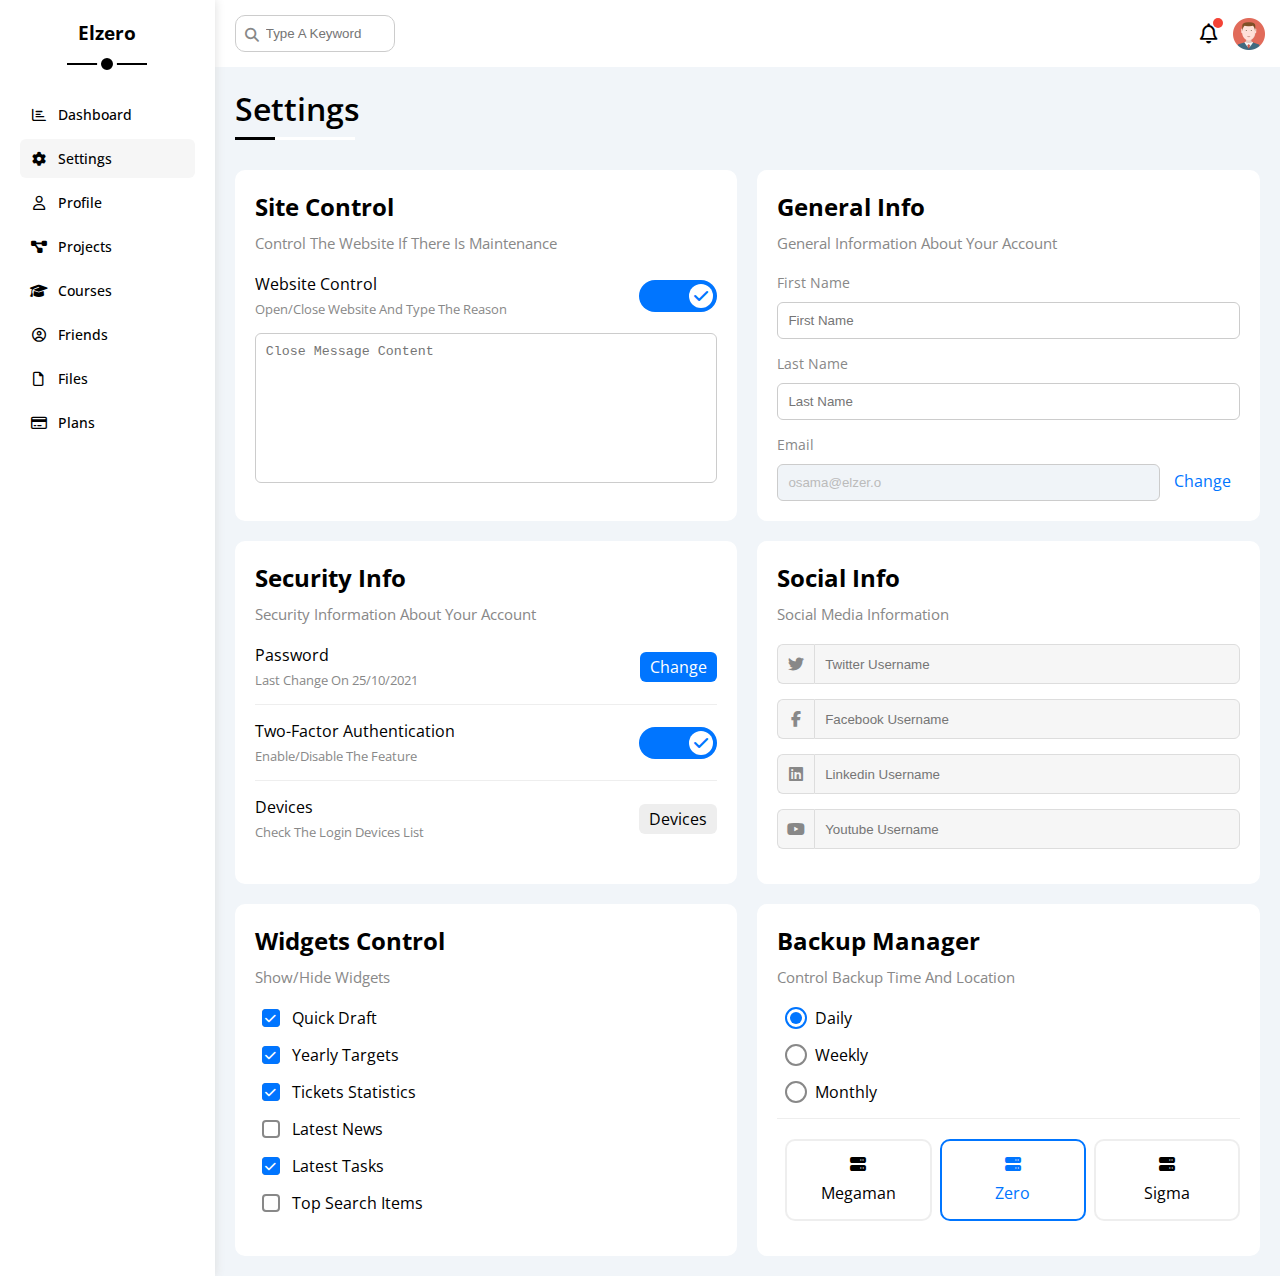
<file: settings.html>
<!DOCTYPE html>
<html lang="en">

<head>
    <meta charset="UTF-8">
    <meta name="viewport" content="width=device-width, initial-scale=1.0">
    <title>Settings</title>
    <!-- Normalizer -->
    <!-- <link rel="stylesheet" href="css/normalize.css"> -->
    <!-- Font Awesome -->
    <link rel="stylesheet" href="css/all.min.css">
    <link rel="stylesheet" href="css/framework.css">
    <link rel="stylesheet" href="css/master.css">
    <!-- Google fonts -->
    <link rel="preconnect" href="https://fonts.googleapis.com">
    <link rel="preconnect" href="https://fonts.gstatic.com" crossorigin>
    <link href="https://fonts.googleapis.com/css2?family=Open+Sans:ital,wght@0,300..800;1,300..800&display=swap"
        rel="stylesheet">
</head>

<body>
    <div class="page d-flex">
        <!-- Start Sidebar -->
        <div class="sidebar bg-white p-20 p-relative">
            <h3 class="p-relative txt-c mt-0">Elzero</h3>
            <ul>
                <li>
                    <a class="d-flex align-center fs-14 c-black rad-6 p-10" href="index.html">
                        <i class="fa-regular fa-chart-bar fa-fw"></i>
                        <span>Dashboard</span>
                    </a>
                </li>
                <li>
                    <a class="active d-flex align-center fs-14 c-black rad-6 p-10" href="settings.html">
                        <i class="fa-solid fa-gear fa-fw"></i>
                        <span>Settings</span>
                    </a>
                </li>
                <li>
                    <a class="d-flex align-center fs-14 c-black rad-6 p-10" href="profile.html">
                        <i class="fa-regular fa-user fa-fw"></i>
                        <span>Profile</span>
                    </a>
                </li>
                <li>
                    <a class="d-flex align-center fs-14 c-black rad-6 p-10" href="projects.html">
                        <i class="fa-solid fa-diagram-project fa-fw"></i>
                        <span>Projects</span>
                    </a>
                </li>
                <li>
                    <a class="d-flex align-center fs-14 c-black rad-6 p-10" href="courses.html">
                        <i class="fa-solid fa-graduation-cap fa-fw"></i>
                        <span>Courses</span>
                    </a>
                </li>
                <li>
                    <a class="d-flex align-center fs-14 c-black rad-6 p-10" href="friends.html">
                        <i class="fa-regular fa-circle-user fa-fw"></i>
                        <span>Friends</span>
                    </a>
                </li>
                <li>
                    <a class="d-flex align-center fs-14 c-black rad-6 p-10" href="files.html">
                        <i class="fa-regular fa-file fa-fw"></i>
                        <span>Files</span>
                    </a>
                </li>
                <li>
                    <a class="d-flex align-center fs-14 c-black rad-6 p-10" href="plans.html">
                        <i class="fa-regular fa-credit-card fa-fw"></i>
                        <span>Plans</span>
                    </a>
                </li>
            </ul>
        </div>
        <!-- End Sidebar -->
        <div class="content w-full of-hidden">
            <!-- Start content Headder -->
            <div class="head bg-white p-15 between-flex">
                <div class="search p-relative">
                    <input class="p-10 b-ccc rad-10" type="search" placeholder="Type A Keyword">
                </div>
                <div class="icons d-flex align-center">
                    <span class="notification p-relative">
                        <i class="fa-regular fa-bell fa-lg"></i>
                    </span>
                    <img src="imgs/avatar.png" alt="avatar image">
                </div>
            </div>
            <!-- End content Headder -->
            <!-- page title -->
            <h1 class="p-relative">Settings</h1>
            <!-- Start Settings -->
            <div class="settings-page m-20 d-grid gap-20">
                <!-- Start Site Control Box -->
                <div class="p-20 bg-white rad-10">
                    <h2 class="mt-0 mb-10">Site Control</h2>
                    <p class="mt-0 mb-20 c-grey fs-15">Control The Website If There Is Maintenance</p>
                    <div class="mb-15 between-flex">
                        <div>
                            <span>Website Control</span>
                            <p class="mt-5 mb-0 c-grey fs-13">Open/Close Website And Type The Reason</p>
                        </div>
                        <div>
                            <label>
                                <input class="toggle-checkbox" type="checkbox" checked>
                                <div class="toggle-switch"></div>
                            </label>
                        </div>
                    </div>
                    <textarea class="close-message b-none b-ccc p-10 rad-6 d-block w-full"
                        placeholder="Close Message Content"></textarea>
                </div>
                <!-- End Site Control Box -->
                <!-- Start General Info Box -->
                <div class="p-20 bg-white rad-10">
                    <h2 class="mt-0 mb-10">General Info</h2>
                    <p class="mt-0 mb-20 c-grey fs-15">General Information About Your Account</p>
                    <div class="mb-15">
                        <label class="fs-14 c-grey d-block mb-10" for="first">First Name</label>
                        <input class="b-none b-ccc p-10 rad-6 d-block w-full" type="text" id="first"
                            placeholder="First Name">
                    </div>
                    <div class="mb-15">
                        <label class="fs-14 c-grey d-block mb-10" for="last">Last Name</label>
                        <input class="b-none b-ccc p-10 rad-6 d-block w-full" type="text" id="last"
                            placeholder="Last Name">
                    </div>
                    <div>
                        <label class="fs-14 c-grey d-block mb-10" for="email">Email</label>
                        <input class="email b-none b-ccc p-10 rad-6 d-block w-full mr-10" type="email" id="email"
                            value="osama@elzer.o" disabled>
                        <a class="c-blue" href="#">Change</a>
                    </div>
                </div>
                <!-- End General Info Box -->
                <!-- Start Security Info Box -->
                <div class="p-20 bg-white rad-10">
                    <h2 class="mt-0 mb-10">Security Info</h2>
                    <p class="mt-0 mb-20 c-grey fs-15">Security Information About Your Account</p>
                    <div class="sec-box mb-15 between-flex">
                        <div>
                            <span>Password</span>
                            <p class="mt-5 mb-0 c-grey fs-13">Last Change On 25/10/2021</p>
                        </div>
                        <a class="button bg-blue c-white btn-shape" href="#">Change</a>
                    </div>
                    <div class="sec-box mb-15 between-flex">
                        <div>
                            <span>Two-Factor Authentication</span>
                            <p class="mt-5 mb-0 c-grey fs-13">Enable/Disable The Feature</p>
                        </div>
                        <label>
                            <input class="toggle-checkbox" type="checkbox" checked>
                            <div class="toggle-switch"></div>
                        </label>
                    </div>
                    <div class="sec-box between-flex">
                        <div>
                            <span>Devices</span>
                            <p class="mt-5 mb-0 c-grey fs-13">Check The Login Devices List</p>
                        </div>
                        <a class="bg-eee c-black btn-shape" href="#">Devices</a>
                    </div>
                </div>
                <!-- End Security Info Box -->
                <!-- Start Social Info Box -->
                <div class="social-box p-20 bg-white rad-10">
                    <h2 class="mt-0 mb-10">Social Info</h2>
                    <p class="mt-0 mb-20 c-grey fs-15">Social Media Information</p>
                    <div class="d-flex align-center mb-15">
                        <i class="fa-brands fa-twitter center-flex c-grey"></i>
                        <input class="w-full" type="text" placeholder="Twitter Username">
                    </div>
                    <div class="d-flex align-center mb-15">
                        <i class="fa-brands fa-facebook-f center-flex c-grey"></i>
                        <input class="w-full" type="text" placeholder="Facebook Username">
                    </div>
                    <div class="d-flex align-center mb-15">
                        <i class="fa-brands fa-linkedin center-flex c-grey"></i>
                        <input class="w-full" type="text" placeholder="Linkedin Username">
                    </div>
                    <div class="d-flex align-center mb-15">
                        <i class="fa-brands fa-youtube center-flex c-grey"></i>
                        <input class="w-full" type="text" placeholder="Youtube Username">
                    </div>
                </div>
                <!-- End Social Info Box -->
                <!-- Start Widgets Control Box -->
                <div class="widgets-control p-20 bg-white rad-10">
                    <h2 class="mt-0 mb-10">Widgets Control</h2>
                    <p class="mt-0 mb-20 c-grey fs-15">Show/Hide Widgets</p>
                    <div class="control d-flex align-center mb-15">
                        <input type="checkbox" id="one" checked>
                        <label for="one">Quick Draft</label>
                    </div>
                    <div class="control d-flex align-center mb-15">
                        <input type="checkbox" id="two" checked>
                        <label for="two">Yearly Targets</label>
                    </div>
                    <div class="control d-flex align-center mb-15">
                        <input type="checkbox" id="three" checked>
                        <label for="three">Tickets Statistics</label>
                    </div>
                    <div class="control d-flex align-center mb-15">
                        <input type="checkbox" id="four">
                        <label for="four">Latest News</label>
                    </div>
                    <div class="control d-flex align-center mb-15">
                        <input type="checkbox" id="five" checked>
                        <label for="five">Latest Tasks</label>
                    </div>
                    <div class="control d-flex align-center mb-15">
                        <input type="checkbox" id="six">
                        <label for="six">Top Search Items</label>
                    </div>
                </div>
                <!-- End Widgets Control Box -->
                <!-- Start Backup Manager Box -->
                <div class=" backup-control p-20 bg-white rad-10">
                    <h2 class="mt-0 mb-10">Backup Manager</h2>
                    <p class="mt-0 mb-20 c-grey fs-15">Control Backup Time And Location</p>
                    <div class="date d-flex align-center mb-15">
                        <input type="radio" name="time" id="daily" checked>
                        <label for="daily">Daily</label>
                    </div>
                    <div class="date d-flex align-center mb-15">
                        <input type="radio" name="time" id="weekly">
                        <label for="weekly">Weekly</label>
                    </div>
                    <div class="date d-flex align-center mb-15">
                        <input type="radio" name="time" id="monthly">
                        <label for="monthly">Monthly</label>
                    </div>
                    <div class="servers d-flex align-center txt-c">
                        <input type="radio" name="server" id="server-one">
                        <div class="server mb-15 rad-10 w-full">
                            <label class="d-block m-15" for="server-one">
                                <i class="fa-solid fa-server d-block mb-10"></i>
                                Megaman
                            </label>
                        </div>
                        <input type="radio" name="server" id="server-two" checked>
                        <div class="server mb-15 rad-10 w-full">
                            <label class="d-block m-15" for="server-two">
                                <i class="fa-solid fa-server d-block mb-10"></i>
                                Zero
                            </label>
                        </div>
                        <input type="radio" name="server" id="server-three">
                        <div class="server mb-15 rad-10 w-full">
                            <label class="d-block m-15" for="server-three">
                                <i class="fa-solid fa-server d-block mb-10"></i>
                                Sigma
                            </label>
                        </div>
                    </div>
                </div>
                <!-- End Backup Manager Box -->
            </div>
            <!-- End Settings -->
        </div>
    </div>
</body>

</html>
</file>
<file: css/framework.css>
:root {
    --blue-color: #0075ff;
    --blue-alt-color: #0d69d5;
    --orange-color: #f59e0b;
    --green-color: #22c55e;
    --red-color: #f44336;
    --grey-color: #888;
}

/* Start Box */
.d-flex {
    display: flex;
}

.f-wrap {
    flex-wrap: wrap;
}

.align-center {
    align-items: center;
}

.space-between {
    justify-content: space-between;
}

.d-grid {
    display: grid;
}

.gap-20 {
    gap: 20px;
}

.d-block {
    display: block;
}

@media (max-width: 767px) {
    .block-mobile {
        display: block;
    }

    .hide-mobile {
        display: none;
    }

}

.of-hidden {
    overflow: hidden;
}

/* End Box */
/* Start padding + margin + gap*/
.p-10 {
    padding: 10px;
}

.p-15 {
    padding: 15px;
}

.p-20 {
    padding: 20px;
}

.pt-10 {
    padding-top: 10px;
}

.pt-15 {
    padding-top: 15px;
}

.pt-20 {
    padding-top: 20px;
}

.pr-10 {
    padding-right: 10px;
}

.pr-15 {
    padding-right: 15px;
}

.pr-20 {
    padding-right: 20px;
}

.pb-10 {
    padding-bottom: 10px;
}

.pb-15 {
    padding-bottom: 15px;
}

.pb-20 {
    padding-bottom: 20px;
}

.pl-10 {
    padding-left: 10px;
}

.pl-15 {
    padding-left: 15px;
}

.pl-20 {
    padding-left: 20px;
}

.m-0 {
    margin: 0;
}

.m-15 {
    margin: 15px;
}

.m-20 {
    margin: 20px;
}

.mt-0 {
    margin-top: 0;
}

.mt-5 {
    margin-top: 5px;
}

.mt-10 {
    margin-top: 10px;
}

.mt-15 {
    margin-top: 15px;
}

.mt-20 {
    margin-top: 20px;
}

.mt-25 {
    margin-top: 25px;
}

.mr-10 {
    margin-right: 10px;
}

.mr-15 {
    margin-right: 15px;
}

.mr-20 {
    margin-right: 20px;
}

.mb-0 {
    margin-bottom: 0;
}

.mb-5 {
    margin-bottom: 5px;
}

.mb-10 {
    margin-bottom: 10px;
}

.mb-15 {
    margin-bottom: 15px;
}

.mb-20 {
    margin-bottom: 20px;
}

.mb-25 {
    margin-bottom: 25px;
}

.ml-20 {
    margin-left: 20px;
}

/* End padding + margin */
/* Start color */
.c-black {
    color: black;
}

.c-white {
    color: white;
}

.c-grey {
    color: var(--grey-color);
}

.c-red {
    color: var(--red-color);
}

.c-green {
    color: var(--green-color);
}

.c-blue {
    color: var(--blue-color);
}

.c-orange {
    color: var(--orange-color);
}

.bg-red {
    background-color: var(--red-color);
}

.bg-green {
    background-color: var(--green-color);
}

.bg-blue {
    background-color: var(--blue-color);
}

.bg-orange {
    background-color: var(--orange-color);
}

.bg-white {
    background-color: white;
}

.bg-eee {
    background-color: #eee;
}

/* End color */
/* Start position */
.p-relative {
    position: relative;
}

.p-absolute {
    position: absolute;
}

/* End position */
/* Start font */
.txt-c {
    text-align: center;
}

.fs-13 {
    font-size: 13px;
}

.fs-14 {
    font-size: 14px;
}

.fs-15 {
    font-size: 15px;
}

.fs-25 {
    font-size: 25px;
}

.fw-bold {
    font-weight: bold;
}

@media (max-width: 767px) {
    .txt-c-mobile {
        text-align: center;
    }
}

/* End font */
/* Start border */
.b-none {
    border: none;
}

.b-ccc {
    border: 1px solid #ccc;
}

.b-eee {
    border: 1px solid #eee;
}

.rad-6 {
    border-radius: 6px;
    -webkit-border-radius: 6px;
    -moz-border-radius: 6px;
    -ms-border-radius: 6px;
    -o-border-radius: 6px;
}

.rad-10 {
    border-radius: 10px;
    -webkit-border-radius: 10px;
    -moz-border-radius: 10px;
    -ms-border-radius: 10px;
    -o-border-radius: 10px;
}

.rad-half {
    border-radius: 50%;
    -webkit-border-radius: 50%;
    -moz-border-radius: 50%;
    -ms-border-radius: 50%;
    -o-border-radius: 50%;
}

/* End border */
/* Start Width + Height */
.w-full {
    width: 100%;
}

.w-fit {
    width: fit-content;
}

.w-100 {
    width: 100px;
}

.h-full {
    height: 100%;
}

.h-100 {
    height: 100px;
}

/* End Width + Height */
/* Start Components */
.center-flex {
    display: flex;
    align-items: center;
    justify-content: center;
}

.between-flex {
    display: flex;
    align-items: center;
    justify-content: space-between;
}

.btn-shape {
    padding: 4px 10px;
    border-radius: 6px;
    -webkit-border-radius: 6px;
    -moz-border-radius: 6px;
    -ms-border-radius: 6px;
    -o-border-radius: 6px;
}

/* End Components */
</file>
<file: css/master.css>
/* Start Global Rules */
:root {
    --blue-color: #0075ff;
    --blue-alt-color: #0d69d5;
    --orange-color: #f59e0b;
    --green-color: #22c55e;
    --red-color: #f44336;
    --grey-color: #888;
}

* {
    box-sizing: border-box;
    /* Start Scrollbar for firefox */
    scrollbar-color: var(--blue-color) white;

}

body {
    font-family: "Open Sans", serif;
    margin: 0;
}

*:focus {
    outline: none;
}

a {
    text-decoration: none;
}

ul {
    list-style: none;
    padding: 0;
}

/* Strat Scrollbar */
::-webkit-scrollbar {
    width: 15px;
}

::-webkit-scrollbar-track {
    background-color: white;
}

::-webkit-scrollbar-thumb {
    background-color: var(--blue-color);
}

::-webkit-scrollbar-thumb:hover {
    background-color: var(--blue-alt-color);
}

/* End Scrollbar */
.page {
    background-color: #f1f5f9;
    min-height: 100vh;
}

/* End Global Rules */
/* Start Sidebar */
.sidebar {
    width: 250px;
    box-shadow: 0 0 10px #ddd;
}

.sidebar>h3 {
    margin-bottom: 50px;
}

@media (min-width: 768px) {

    .sidebar>h3::before,
    .sidebar>h3::after {
        content: "";
        position: absolute;
        background-color: black;
        width: 80px;
        height: 2px;
        bottom: -20px;
        left: 50%;
        transform: translateX(-50%);
        -webkit-transform: translateX(-50%);
        -moz-transform: translateX(-50%);
        -ms-transform: translateX(-50%);
        -o-transform: translateX(-50%);
    }

    .sidebar>h3::before {
        width: 80px;
        height: 2px;
        bottom: -20px;
    }

    .sidebar>h3::after {
        width: 12px;
        height: 12px;
        bottom: -29px;
        border: 4px solid white;
        border-radius: 50%;
        -webkit-border-radius: 50%;
        -moz-border-radius: 50%;
        -ms-border-radius: 50%;
        -o-border-radius: 50%;
    }
}

.sidebar ul li a {
    margin-bottom: 5px;
    transition: 0.3s;
    -webkit-transition: 0.3s;
    -moz-transition: 0.3s;
    -ms-transition: 0.3s;
    -o-transition: 0.3s;
}

.sidebar ul li a:hover,
.sidebar ul li a.active {
    background-color: #f6f6f6;
}

.sidebar ul li a span {
    font-size: 14px;
    margin-left: 10px;
    font-weight: 500;
}

@media (max-width: 767px) {
    .sidebar {
        width: 58px;
        padding: 10px;
    }

    .sidebar>h3 {
        font-size: 13px;
        margin-bottom: 15px;
    }

    .sidebar ul li a span {
        display: none;
    }
}

/* End Sidebar */
/* Start content */
/* Start content header */
.head .search::before {
    position: absolute;
    font-family: var(--fa-style-family-classic);
    content: "\f002";
    font-weight: 900;
    color: var(--grey-color);
    font-size: 14px;
    left: 15px;
    top: 50%;
    transform: translateY(-50%);
    -webkit-transform: translateY(-50%);
    -moz-transform: translateY(-50%);
    -ms-transform: translateY(-50%);
    -o-transform: translateY(-50%);
}

.head .search input {
    margin-left: 5px;
    padding-left: 30px;
    width: 160px;
    transition: 0.3s;
    -webkit-transition: 0.3s;
    -moz-transition: 0.3s;
    -ms-transition: 0.3s;
    -o-transition: 0.3s;
}

.head .search input:focus {
    width: 200px;
}

.head .search input:focus::placeholder {
    opacity: 0;
}

.head .icons .notification::before {
    content: "";
    position: absolute;
    width: 10px;
    height: 10px;
    background-color: var(--red-color);
    right: -5px;
    top: -5px;
    border-radius: 50%;
    -webkit-border-radius: 50%;
    -moz-border-radius: 50%;
    -ms-border-radius: 50%;
    -o-border-radius: 50%;
}

.head .icons img {
    width: 32px;
    height: 32px;
    margin-left: 15px;
}

/* End content header */
/* Start content title */
.page h1 {
    margin: 20px 20px 40px;
    font-weight: 600;
}

.page h1::before,
.page h1::after {
    content: "";
    height: 3px;
    position: absolute;
    bottom: -10px;
    left: 0;
}

.page h1::before {
    background-color: white;
    width: 120px;
}

.page h1::after {
    background-color: black;
    width: 40px;
}

/* End content title */
/* Start wrapper content */
/* Start wrapper */
.wrapper {
    grid-template-columns: repeat(auto-fill, minmax(450px, 1fr));
}

@media (max-width: 767px) {
    .wrapper {
        grid-template-columns: minmax(200px, 1fr);
        margin-right: 10px;
        margin-left: 10px;
        gap: 10px;
    }
}

/* End wrapper */
/* Start Welcome Widget */
.welcome .intro img {
    width: 200px;
    margin-bottom: -10px;
}

.welcome .avatar {
    width: 64px;
    height: 64px;
    padding: 2px;
    box-shadow: 0 0 5px #ddd;
    margin-left: 20px;
    margin-top: -32px;
    border: 2px solid white;
    border-radius: 50%;
    -webkit-border-radius: 50%;
    -moz-border-radius: 50%;
    -ms-border-radius: 50%;
    -o-border-radius: 50%;
}

.welcome .body {
    border-top: 1px solid #eee;
    border-bottom: 1px solid #eee;
}

.welcome .body>div {
    flex: 1;
}

.welcome .visit {
    margin: 0 15px 15px auto;
    transition: 0.3s;
    -webkit-transition: 0.3s;
    -moz-transition: 0.3s;
    -ms-transition: 0.3s;
    -o-transition: 0.3s;
}

.welcome .visit:hover {
    background-color: var(--blue-alt-color);
}

@media (max-width: 767px) {
    .welcome .intro {
        padding-bottom: 30px;
    }

    .welcome .avatar {
        margin-left: 0;
    }

    .welcome .body>div:not(:last-child) {
        margin-bottom: 20px;
    }
}

/* End Welcome Widget */
/* Start Quick Draft Widget */
.quick-draft textarea {
    resize: none;
    min-height: 180px;
}

.quick-draft .save {
    margin-left: auto;
    cursor: pointer;
    transition: 0.3s;
    -webkit-transition: 0.3s;
    -moz-transition: 0.3s;
    -ms-transition: 0.3s;
    -o-transition: 0.3s;
}

.quick-draft .save:hover {
    background-color: var(--blue-alt-color);
}

/* End Quick Draft Widget */
/* Start Targets Widget */
.targets .target-row .icon {
    width: 80px;
    height: 80px;
    margin-right: 15px;
}

.targets .details {
    flex: 1;
}

.targets .details .progress {
    height: 4px;
}

.targets .details .progress>span {
    position: absolute;
    left: 0;
    top: 0;
    height: 100%;
}

.targets .details .progress>span span {
    position: absolute;
    width: 36px;
    bottom: 16px;
    right: -18px;
    color: white;
    padding: 2px 5px;
    font-size: 13px;
    border-radius: 6px;
    -webkit-border-radius: 6px;
    -moz-border-radius: 6px;
    -ms-border-radius: 6px;
    -o-border-radius: 6px;
}

.targets .details .progress>span span::after {
    content: "";
    border-color: transparent;
    border-style: solid;
    border-width: 5px;
    position: absolute;
    bottom: -10px;
    left: 50%;
    transform: translateX(-50%);
    -webkit-transform: translateX(-50%);
    -moz-transform: translateX(-50%);
    -ms-transform: translateX(-50%);
    -o-transform: translateX(-50%);
}

.targets .details .progress>.money span::after {
    border-top-color: var(--blue-color);
}

.targets .details .progress>.projects span::after {
    border-top-color: var(--orange-color);
}

.targets .details .progress>.team span::after {
    border-top-color: var(--green-color);
}

.money .icon,
.money .progress {
    background-color: rgb(0 117 255 / 20%);
}

.projects .icon,
.projects .progress {
    background-color: rgb(245 158 11 / 20%);
}

.team .icon,
.team .progress {
    background-color: rgb(34 197 94 / 20%);
}

/* End Targets Widget */
/* Start Ticket Widget */
.tickets .box {
    width: calc(50% - 10px);
}

@media (max-width: 767px) {
    .tickets .box {
        width: 100%;
    }
}

/* End Ticket Widget */
/* Start Latest News Widget */
.latest-news .news-row:not(:last-of-type) {
    margin-bottom: 20px;
    padding-bottom: 20px;
    border-bottom: 1px solid #eee;
}

.latest-news .info {
    flex-grow: 1;
}

.latest-news .info h3 {
    margin: 0 0 6px;
    font-size: 16px;
}

@media (max-width: 767px) {
    .latest-news .news-row .label {
        margin: 10px auto;
        width: fit-content;
    }
}

/* End Latest News Widget */
/* Start Tasks Widget */
.tasks .task-row:not(:last-of-type) {
    margin-bottom: 15px;
    padding-bottom: 15px;
    border-bottom: 1px solid #eee;
}

.tasks .info {
    flex-grow: 1;
}

.tasks .done {
    opacity: 0.3;
}

.tasks .done h3,
.tasks .done p {
    text-decoration: line-through;
}

.tasks .delete {
    cursor: pointer;
    transition: 0.3s;
    -webkit-transition: 0.3s;
    -moz-transition: 0.3s;
    -ms-transition: 0.3s;
    -o-transition: 0.3s;
}

.tasks .delete:hover {
    color: var(--red-color);
}

/* End Tasks Widget */
/* Start Latest Uploads Widget */
.latest-uploads ul li:not(:last-child) {
    border-bottom: 1px solid #eee;
}

.latest-uploads ul li img {
    width: 40px;
    height: 40px;
}

/* End Latest Uploads Widget */
/* Start Current Project Progress Widget */
.current-project ul::before {
    content: "";
    position: absolute;
    left: 11px;
    width: 2px;
    height: calc(100% - 10px);
    background-color: var(--blue-color);
}

.current-project ul li::before {
    content: "";
    width: 20px;
    height: 20px;
    display: block;
    background-color: white;
    border: 2px solid white;
    outline: 2px solid var(--blue-color);
    margin-right: 15px;
    z-index: 1;
    border-radius: 50%;
    -webkit-border-radius: 50%;
    -moz-border-radius: 50%;
    -ms-border-radius: 50%;
    -o-border-radius: 50%;
}

.current-project ul li.done::before {
    background-color: var(--blue-color);
}

.current-project ul li.current::before {
    animation: change-color 0.8s infinite alternate;
    -webkit-animation: change-color 0.8s infinite alternate;
}

.current-project .launch-icon {
    position: absolute;
    width: 160px;
    right: 0;
    bottom: 0;
    opacity: 0.1;
}

/* End Current Project Progress Widget */
/* Start Reminders Widget */
.reminders ul li .key {
    width: 15px;
    height: 15px;
    padding-right: 15px;
}

.reminders ul li>.blue {
    border-left: 2px solid var(--blue-color);
}

.reminders ul li>.green {
    border-left: 2px solid var(--green-color);
}

.reminders ul li>.orange {
    border-left: 2px solid var(--orange-color);
}

.reminders ul li>.red {
    border-left: 2px solid var(--red-color);
}

/* End Reminders Widget */
/* Start Latest Post Widget */
.latest-post .avatar {
    width: 48px;
    height: 48px;
}

.latest-post .post-content {
    text-transform: capitalize;
    line-height: 1.8;
    border-top: 1px solid #eee;
    border-bottom: 1px solid #eee;
    min-height: 140px;
}

/* End Latest Post Widget */
/* Start Social Media Widget */
.social-media .box {
    padding-left: 70px;
}

.social-media .box i {
    position: absolute;
    left: 0;
    top: 0;
    width: 52px;
    transition: 0.3s;
    -webkit-transition: 0.3s;
    -moz-transition: 0.3s;
    -ms-transition: 0.3s;
    -o-transition: 0.3s;
}

.social-media .box i:hover {
    transform: rotate(5deg);
    -webkit-transform: rotate(5deg);
    -moz-transform: rotate(5deg);
    -ms-transform: rotate(5deg);
    -o-transform: rotate(5deg);
}

.social-media .twitter {
    background-color: rgb(29 161 242 / 20%);
    color: #1da1f2;
}

.social-media .twitter i,
.social-media .twitter a {
    background-color: #1da1f2;
}

.social-media .facebook {
    background-color: rgb(24 119 242 / 20%);
    color: #1877f2;
}

.social-media .facebook i,
.social-media .facebook a {
    background-color: #1877f2;
}

.social-media .youtube {
    background-color: rgb(255 0 0 / 20%);
    color: #ff0000;
}

.social-media .youtube i,
.social-media .youtube a {
    background-color: #ff0000;
}

.social-media .linkedin {
    background-color: rgb(0 119 181 / 20%);
    color: #0077b5;
}

.social-media .linkedin i,
.social-media .linkedin a {
    background-color: #0077b5;
}

/* End Social Media Widget */
/* End wrapper content */
/* Start Projects Table */
.projects .responsive-table {
    overflow-x: auto;
}

.projects table {
    min-width: 1000px;
    border-spacing: 0;
}

.projects table td {
    padding: 15px;
}

.projects table thead td {
    background-color: #eee;
    font-weight: bold;
}

.projects table tbody td {
    border-bottom: 1px solid #eee;
    border-left: 1px solid #eee;
    transition: 0.3s;
    -webkit-transition: 0.3s;
    -moz-transition: 0.3s;
    -ms-transition: 0.3s;
    -o-transition: 0.3s;
}

.projects table tbody td:last-child {
    border-right: 1px solid #eee;
}

.projects table tbody tr:hover td {
    background-color: #faf7f7;
}

.projects table img {
    width: 32px;
    height: 32px;
    padding: 2px;
    background-color: white;
    border-radius: 50%;
    -webkit-border-radius: 50%;
    -moz-border-radius: 50%;
    -ms-border-radius: 50%;
    -o-border-radius: 50%;
}

.projects table img:not(:first-child) {
    margin-left: -20px;
}

.projects table .label {
    font-size: 13px;
}

/* End Projects Table */
/* End content */
/* Start Settings */
.settings-page {
    grid-template-columns: repeat(auto-fill, minmax(500px, 1fr));
}

@media (max-width: 767px) {
    .settings-page {
        grid-template-columns: minmax(100px, 1fr);
        margin-left: 10px;
        margin-right: 10px;
        gap: 10px;
    }
}

.settings-page .close-message {
    resize: none;
    min-height: 150px;
}

.settings-page .email {
    display: inline-flex;
    width: calc(100% - 80px);
}

.settings-page .sec-box {
    padding-bottom: 15px;
}

.settings-page .sec-box:not(:last-of-type) {
    border-bottom: 1px solid #eee;
}

.settings-page .sec-box .button {
    transition: 0.3s;
    -webkit-transition: 0.3s;
    -moz-transition: 0.3s;
    -ms-transition: 0.3s;
    -o-transition: 0.3s;
}

.settings-page .sec-box .button:hover {
    background-color: var(--blue-alt-color);
}

.settings-page .social-box i {
    width: 40px;
    height: 40px;
    background-color: #f6f6f6;
    border: 1px solid #ddd;
    border-right: none;
    border-radius: 6px 0 0 6px;
    -webkit-border-radius: 6px 0 0 6px;
    -moz-border-radius: 6px 0 0 6px;
    -ms-border-radius: 6px 0 0 6px;
    -o-border-radius: 6px 0 0 6px;
    transition: 0.3s;
    -webkit-transition: 0.3s;
    -moz-transition: 0.3s;
    -ms-transition: 0.3s;
    -o-transition: 0.3s;
}

.settings-page .social-box input {
    height: 40px;
    padding-left: 10px;
    background-color: #f6f6f6;
    border: 1px solid #ddd;
    border-radius: 0 6px 6px 0;
    -webkit-border-radius: 0 6px 6px 0;
    -moz-border-radius: 0 6px 6px 0;
    -ms-border-radius: 0 6px 6px 0;
    -o-border-radius: 0 6px 6px 0;
}

.settings-page .social-box>div:focus-within i {
    color: black;
}

.widgets-control .control input[type="checkbox"] {
    -webkit-appearance: none;
    appearance: none;
}

.widgets-control .control label {
    padding-left: 30px;
    cursor: pointer;
    position: relative;
}

.widgets-control .control label::before,
.widgets-control .control label::after {
    position: absolute;
    left: 0;
    top: 50%;
    margin-top: -9px;
    border-radius: 4px;
    -webkit-border-radius: 4px;
    -moz-border-radius: 4px;
    -ms-border-radius: 4px;
    -o-border-radius: 4px;
}

.widgets-control .control label::before {
    content: "";
    width: 14px;
    height: 14px;
    border: 2px solid var(--grey-color);
}

.widgets-control .control label:hover::before {
    border-color: var(--blue-alt-color);
}

.widgets-control .control label::after {
    font-family: var(--fa-style-family-classic);
    content: "\f00c";
    font-weight: 900;
    font-size: 12px;
    width: 18px;
    height: 18px;
    background-color: var(--blue-color);
    color: white;
    display: flex;
    justify-content: center;
    align-items: center;
    transform: scale(0) rotate(360deg);
    -webkit-transform: scale(0) rotate(360deg);
    -moz-transform: scale(0) rotate(360deg);
    -ms-transform: scale(0) rotate(360deg);
    -o-transform: scale(0) rotate(360deg);
    transition: 0.3s;
    -webkit-transition: 0.3s;
    -moz-transition: 0.3s;
    -ms-transition: 0.3s;
    -o-transition: 0.3s;
}

.widgets-control .control input[type="checkbox"]:checked+label::after {
    transform: scale(1);
    -webkit-transform: scale(1);
    -moz-transform: scale(1);
    -ms-transform: scale(1);
    -o-transform: scale(1);
}

.backup-control input[type="radio"] {
    -webkit-appearance: none;
    appearance: none;
}

.backup-control .date label {
    padding-left: 30px;
    cursor: pointer;
    position: relative;
}

.backup-control .date label::before,
.backup-control .date label::after {
    content: "";
    position: absolute;
    border-radius: 50%;
    -webkit-border-radius: 50%;
    -moz-border-radius: 50%;
    -ms-border-radius: 50%;
    -o-border-radius: 50%;
}

.backup-control .date label::before {
    left: 0;
    top: 50%;
    margin-top: -11px;
    width: 18px;
    height: 18px;
    border: 2px solid var(--grey-color);
}

.backup-control .date label:hover::before {
    border-color: var(--blue-alt-color);
}

.backup-control .date label::after {
    top: 5px;
    left: 5px;
    width: 12px;
    height: 12px;
    background-color: var(--blue-color);
    transform: scale(0);
    -webkit-transform: scale(0);
    -moz-transform: scale(0);
    -ms-transform: scale(0);
    -o-transform: scale(0);
    transition: 0.3s;
    -webkit-transition: 0.3s;
    -moz-transition: 0.3s;
    -ms-transition: 0.3s;
    -o-transition: 0.3s;
}

.backup-control .date input[type="radio"]:checked+label::before {
    border-color: var(--blue-color);
}

.backup-control .date input[type="radio"]:checked+label::after {
    transform: scale(1);
    -webkit-transform: scale(1);
    -moz-transform: scale(1);
    -ms-transform: scale(1);
    -o-transform: scale(1);
}

.backup-control .servers {
    border-top: 1px solid #eee;
    padding-top: 20px;
}

@media (max-width: 767px) {
    .backup-control .servers {
        flex-wrap: wrap;
    }
}

.backup-control .servers .server {
    border: 2px solid #eee;
    position: relative;
}

.backup-control .servers .server label {
    cursor: pointer;

}

.backup-control .servers input[type="radio"]:checked+.server {
    border-color: var(--blue-color);
    color: var(--blue-color);
}

.toggle-checkbox {
    -webkit-appearance: none;
    appearance: none;
    display: none;
}

.toggle-switch {
    cursor: pointer;
    position: relative;
    background-color: #ccc;
    width: 78px;
    height: 32px;
    border-radius: 16px;
    -webkit-border-radius: 16px;
    -moz-border-radius: 16px;
    -ms-border-radius: 16px;
    -o-border-radius: 16px;
    transition: 0.3s;
    -webkit-transition: 0.3s;
    -moz-transition: 0.3s;
    -ms-transition: 0.3s;
    -o-transition: 0.3s;
}

.toggle-switch::before {
    position: absolute;
    top: 4px;
    left: 4px;
    display: flex;
    justify-content: center;
    align-items: center;
    font-family: var(--fa-style-family-classic);
    font-weight: 900;
    content: "\f00d";
    background-color: white;
    width: 24px;
    height: 24px;
    color: #aaa;
    border-radius: 50%;
    -webkit-border-radius: 50%;
    -moz-border-radius: 50%;
    -ms-border-radius: 50%;
    -o-border-radius: 50%;
    transition: 0.3s;
    -webkit-transition: 0.3s;
    -moz-transition: 0.3s;
    -ms-transition: 0.3s;
    -o-transition: 0.3s;
}

.toggle-checkbox:checked+.toggle-switch {
    background-color: var(--blue-color);
}

.toggle-checkbox:checked+.toggle-switch::before {
    content: "\f00c";
    left: 50px;
    color: var(--blue-color);
}

.settings-page :disabled {
    cursor: no-drop;
    background-color: #f0f4f8;
    color: #bbb;
}

/* End Settings */
/* Start Profile Page */
@media (max-width: 767px) {
    .profile-page .overview {
        flex-direction: column;
    }
}

.profile-page .avatar-box {
    width: 300px;
}

@media (min-width: 768px) {
    .profile-page .avatar-box {
        border-right: 1px solid #eee;
    }
}

.profile-page .avatar-box>img {
    width: 120px;
    height: 120px;
}

.profile-page .avatar-box .level {
    height: 6px;
    width: 70%;
    overflow: hidden;
    margin: auto;
}

.profile-page .avatar-box .level span {
    position: absolute;
    left: 0;
    top: 0;
    height: 100%;
    background-color: var(--blue-color);
}

.profile-page .info-box .box {
    flex-wrap: wrap;
    border-bottom: 1px solid #eee;
    transition: 0.3s;
    -webkit-transition: 0.3s;
    -moz-transition: 0.3s;
    -ms-transition: 0.3s;
    -o-transition: 0.3s;
}

.profile-page .info-box .box:hover {
    background-color: #f9f9f9;
}

.profile-page .info-box .box h4 {
    font-weight: normal;
}

.profile-page .info-box .box>div {
    min-width: 250px;
    padding: 10px 0 0;
}

/* Start Change toggle size for profile page */

.profile-page .toggle-switch {
    height: 20px;
    border-radius: 10px;
    -webkit-border-radius: 10px;
    -moz-border-radius: 10px;
    -ms-border-radius: 10px;
    -o-border-radius: 10px;
}

@media (max-width: 767px) {
    .profile-page .toggle-switch {
        margin: auto;
    }
}

.profile-page .toggle-switch::before {
    width: 12px;
    height: 12px;
    font-size: 8px;
}

.profile-page .toggle-checkbox:checked+.toggle-switch::before {
    left: 62px;
}

/* End Change toggle size for profile page */
@media (max-width: 767px) {
    .profile-page .other-data {
        flex-direction: column;
    }
}

.profile-page .other-data .skills-card {
    flex-grow: 1;
}

.profile-page .other-data .skills-card ul li {
    padding: 15px 0;
}

.profile-page .other-data .skills-card ul li:not(:last-child) {
    border-bottom: 1px solid #eee;
}

.profile-page .other-data .skills-card ul li span {
    display: inline-flex;
    padding: 4px 10px;
    background-color: #eee;
    font-size: 14px;
    border-radius: 6px;
    -webkit-border-radius: 6px;
    -moz-border-radius: 6px;
    -ms-border-radius: 6px;
    -o-border-radius: 6px;
}

.profile-page .other-data .skills-card ul li span:not(:last-child) {
    margin-right: 5px;
}

.profile-page .other-data .activities {
    flex-grow: 2;
}

.profile-page .other-data .activity:not(:last-of-type) {
    border-bottom: 1px solid #eee;
    padding-bottom: 20px;
    margin-bottom: 20px;
}

.profile-page .other-data .activity img {
    width: 64px;
    height: 64px;
    margin-right: 10px;
    border-radius: 50%;
    -webkit-border-radius: 50%;
    -moz-border-radius: 50%;
    -ms-border-radius: 50%;
    -o-border-radius: 50%;
}

@media (max-width: 767px) {
    .profile-page .other-data .activity {
        flex-direction: column;
    }

    .profile-page .other-data .activity img {
        margin-right: 0;
        margin-bottom: 15px;
    }

    .profile-page .other-data .activity .date {
        margin-top: 15px;
    }
}

@media (min-width: 768px) {
    .profile-page .other-data .activity .date {
        margin-left: auto;
        text-align: right;
    }
}

/* End Profile Page */
/* Start Projects Page */
.projects-page {
    grid-template-columns: repeat(auto-fill, minmax(500px, 1fr));
}

@media (max-width: 767px) {
    .projects-page {
        grid-template-columns: minmax(200px, 1fr);
        margin-right: 10px;
        margin-left: 10px;
        gap: 10px;
    }
}

.projects-page .project .date {
    position: absolute;
    right: 10px;
    top: 10px;
}

.projects-page .project h4 {
    font-weight: normal;
}

.projects-page .project .team {
    position: relative;
    min-height: 80px;
}

.projects-page .project .team a {
    position: absolute;
    left: 0;
    bottom: 0;
}

.projects-page .project .team a:nth-child(2) {
    left: 25px;
}

.projects-page .project .team a:nth-child(3) {
    left: 50px;
}

.projects-page .project .team a:nth-child(4) {
    left: 75px;
}

.projects-page .project .team a:nth-child(5) {
    left: 100px;
}

.projects-page .project .team a:hover {
    z-index: 1;
}

.projects-page .project .team a img {
    width: 40px;
    height: 40px;
    border: 2px solid white;
    border-radius: 50%;
    -webkit-border-radius: 50%;
    -moz-border-radius: 50%;
    -ms-border-radius: 50%;
    -o-border-radius: 50%;
}

.projects-page .project .do {
    justify-content: flex-end;
    border-top: 1px solid #eee;
    padding-top: 15px;
    margin-top: 15px;
}

@media (max-width: 767px) {
    .projects-page .project .do {
        flex-direction: column;
    }
}

.projects-page .project .do span {
    padding: 3px 8px;
    margin-left: 5px;
    width: fit-content;
}

@media (max-width: 767px) {
    .projects-page .project .do span:not(:last-child) {
        margin-bottom: 15px;
    }
}

.projects-page .project .info {
    border-top: 1px solid #eee;
    padding-top: 15px;
    margin-top: 15px;
}

.projects-page .project .info .prog {
    position: relative;
    width: 260px;
    height: 8px;
    border-radius: 4px;
    -webkit-border-radius: 4px;
    -moz-border-radius: 4px;
    -ms-border-radius: 4px;
    -o-border-radius: 4px;
}

@media (max-width: 767px) {
    .projects-page .project .info {
        flex-direction: column;
    }

    .projects-page .project .info .prog {
        margin-bottom: 15px;
        width: 80%;
    }
}

.projects-page .project .info .prog span {
    position: absolute;
    left: 0;
    top: 0;
    height: 100%;
    border-radius: 4px;
    -webkit-border-radius: 4px;
    -moz-border-radius: 4px;
    -ms-border-radius: 4px;
    -o-border-radius: 4px;
}

/* End Projects Page */
/* Start Courses Page */
.courses-page {
    grid-template-columns: repeat(auto-fill, minmax(300px, 1fr));
}

@media (max-width: 767px) {
    .courses-page {
        grid-template-columns: minmax(200px, 1fr);
        margin-right: 10px;
        margin-left: 10px;
        gap: 10px;
    }
}

.courses-page .course {
    overflow: hidden;
}

.courses-page .course .cover {
    max-width: 100%;
}

.courses-page .course .instructor {
    position: absolute;
    width: 64px;
    height: 64px;
    top: 20px;
    left: 20px;
    border: 2px solid white;
    border-radius: 50%;
    -webkit-border-radius: 50%;
    -moz-border-radius: 50%;
    -ms-border-radius: 50%;
    -o-border-radius: 50%;
}

.courses-page .course .description {
    line-height: 1.6;
}

.courses-page .course .info {
    border-top: 1px solid #eee;
    font-size: 13px;
}

.courses-page .course .info .title {
    position: absolute;
    font-size: 13px;
    height: 27px;
    top: -14px;
    left: 50%;
    transform: translateX(-50%);
    -webkit-transform: translateX(-50%);
    -moz-transform: translateX(-50%);
    -ms-transform: translateX(-50%);
    -o-transform: translateX(-50%);
}

/* End Courses Page */
/* Start Friends Page */
.friends-page {
    grid-template-columns: repeat(auto-fill, minmax(300px, 1fr));
}

@media (max-width: 767px) {
    .friends-page {
        grid-template-columns: minmax(200px, 1fr);
        margin-right: 10px;
        margin-left: 10px;
        gap: 10px;
    }
}

.friends-page .friend .contact {
    position: absolute;
    top: 10px;
    left: 10px;
}

.friends-page .friend .contact i {
    background-color: #eee;
    padding: 10px;
    color: #666;
    font-size: 13px;
    cursor: pointer;
    transition: 0.3s;
    -webkit-transition: 0.3s;
    -moz-transition: 0.3s;
    -ms-transition: 0.3s;
    -o-transition: 0.3s;
    border-radius: 50%;
    -webkit-border-radius: 50%;
    -moz-border-radius: 50%;
    -ms-border-radius: 50%;
    -o-border-radius: 50%;
}

.friends-page .friend .contact i:hover {
    background-color: var(--blue-color);
    color: white;
}

.friends-page .friend .icons {
    border-top: 1px solid #eee;
    border-bottom: 1px solid #eee;
    margin-top: 15px;
    margin-bottom: 15px;
    padding-top: 15px;
    padding-bottom: 15px;
}

.friends-page .friend .icons i {
    margin-right: 5px;
}

.friends-page .friend .icons .vip {
    position: absolute;
    font-size: 40px;
    opacity: 0.2;
    right: 0;
    top: 50%;
    transform: translateY(-50%);
    -webkit-transform: translateY(-50%);
    -moz-transform: translateY(-50%);
    -ms-transform: translateY(-50%);
    -o-transform: translateY(-50%);
}

/* End Friends Page */
/* Start Files Page */
.files-page {
    align-items: flex-start;
    flex-direction: row-reverse;
}

@media (max-width: 767px) {
    .files-page {
        flex-direction: column;
        align-items: normal;
    }
}

/* Start Files Stats */
.files-page .files-stats {
    min-width: 260px;
}

.files-page .files-stats .icon {
    width: 40px;
    height: 40px;
    margin-right: 10px;
}

.files-page .files-stats .red {
    background-color: rgb(244 67 54 / 20%);
}

.files-page .files-stats .green {
    background-color: rgb(34 197 94 / 20%);
}

.files-page .files-stats .blue {
    background-color: rgb(0 117 255 / 20%);
}

.files-page .files-stats .orange {
    background-color: rgb(245 158 11 / 20%);
}

.files-page .files-stats .size {
    margin-left: auto;
}

.files-page .files-stats .upload {
    margin: 15px auto 0;
    padding: 10px 15px;
    transition: 0.3s;
    -webkit-transition: 0.3s;
    -moz-transition: 0.3s;
    -ms-transition: 0.3s;
    -o-transition: 0.3s;
}

.files-page .files-stats .upload:hover {
    background-color: var(--blue-alt-color);
}

.files-page .files-stats .upload:hover i {
    animation: go-up 0.8s infinite;
    -webkit-animation: go-up 0.8s infinite;
}

/* End Files Stats */
/* Start Files Cards */
.files-page .files-content {
    flex: 1;
    grid-template-columns: repeat(auto-fill, minmax(200px, 1fr));
}

.files-page .files-content img {
    width: 64px;
    height: 64px;
    transition: 0.3s;
    -webkit-transition: 0.3s;
    -moz-transition: 0.3s;
    -ms-transition: 0.3s;
    -o-transition: 0.3s;
}

.files-page .files-content .file:hover img {
    transform: rotate(5deg);
    -webkit-transform: rotate(5deg);
    -moz-transform: rotate(5deg);
    -ms-transform: rotate(5deg);
    -o-transform: rotate(5deg);
}

.files-page .files-content .info {
    border-top: 1px solid #eee;
}

/* End Files Cards */
/* End Files Page */
/* Start Plans Page */
.plans-page {
    grid-template-columns: repeat(auto-fill, minmax(450px, 1fr));
}

@media (max-width: 767px) {
    .plans-page {
        grid-template-columns: minmax(250px, 1fr);
        margin-right: 10px;
        margin-left: 10px;
        gap: 10px;
    }
}

.plans-page .plan .top {
    border: 3px solid white;
    outline: 3px solid transparent;
}

.plans-page .plan.free .top {
    outline-color: var(--green-color);
}

.plans-page .plan.basic .top {
    outline-color: var(--blue-color);
}

.plans-page .plan.premium .top {
    outline-color: var(--orange-color);
}

.plans-page .plan .price {
    position: relative;
    font-size: 40px;
    width: fit-content;
    margin: auto;
}

.plans-page .plan .price span {
    position: absolute;
    left: -20px;
    top: 0;
    font-size: 25px;
}

.plans-page .plan ul li {
    position: relative;
    padding: 15px 0;
    display: flex;
    align-items: center;
    font-size: 15px;
    border-bottom: 1px solid #eee;
}

.plans-page .plan ul li .yes {
    color: var(--green-color);
}

/* .plans-page .plan ul li div {
    margin-left: auto;
} */

.plans-page .plan ul li .help {
    color: var(--grey-color);
    margin-left: auto;
    cursor: pointer;
}

.plans-page .plan ul li i:not(.yes, .help) {
    color: var(--red-color);
}

.plans-page .plan ul li i:first-child {
    font-size: 18px;
    margin-right: 5px;
}

/* End Plans Page */
/* Start Animation */
@keyframes change-color {

    from {
        background-color: var(--blue-color);
    }

    to {
        background-color: white;
    }
}

@keyframes go-up {

    0%,
    100% {
        transform: translateY(0);
        -webkit-transform: translateY(0);
        -moz-transform: translateY(0);
        -ms-transform: translateY(0);
        -o-transform: translateY(0);
    }

    50% {
        transform: translateY(-5px);
        -webkit-transform: translateY(-5px);
        -moz-transform: translateY(-5px);
        -ms-transform: translateY(-5px);
        -o-transform: translateY(-5px);
    }
}

/* End Animation */
</file>
